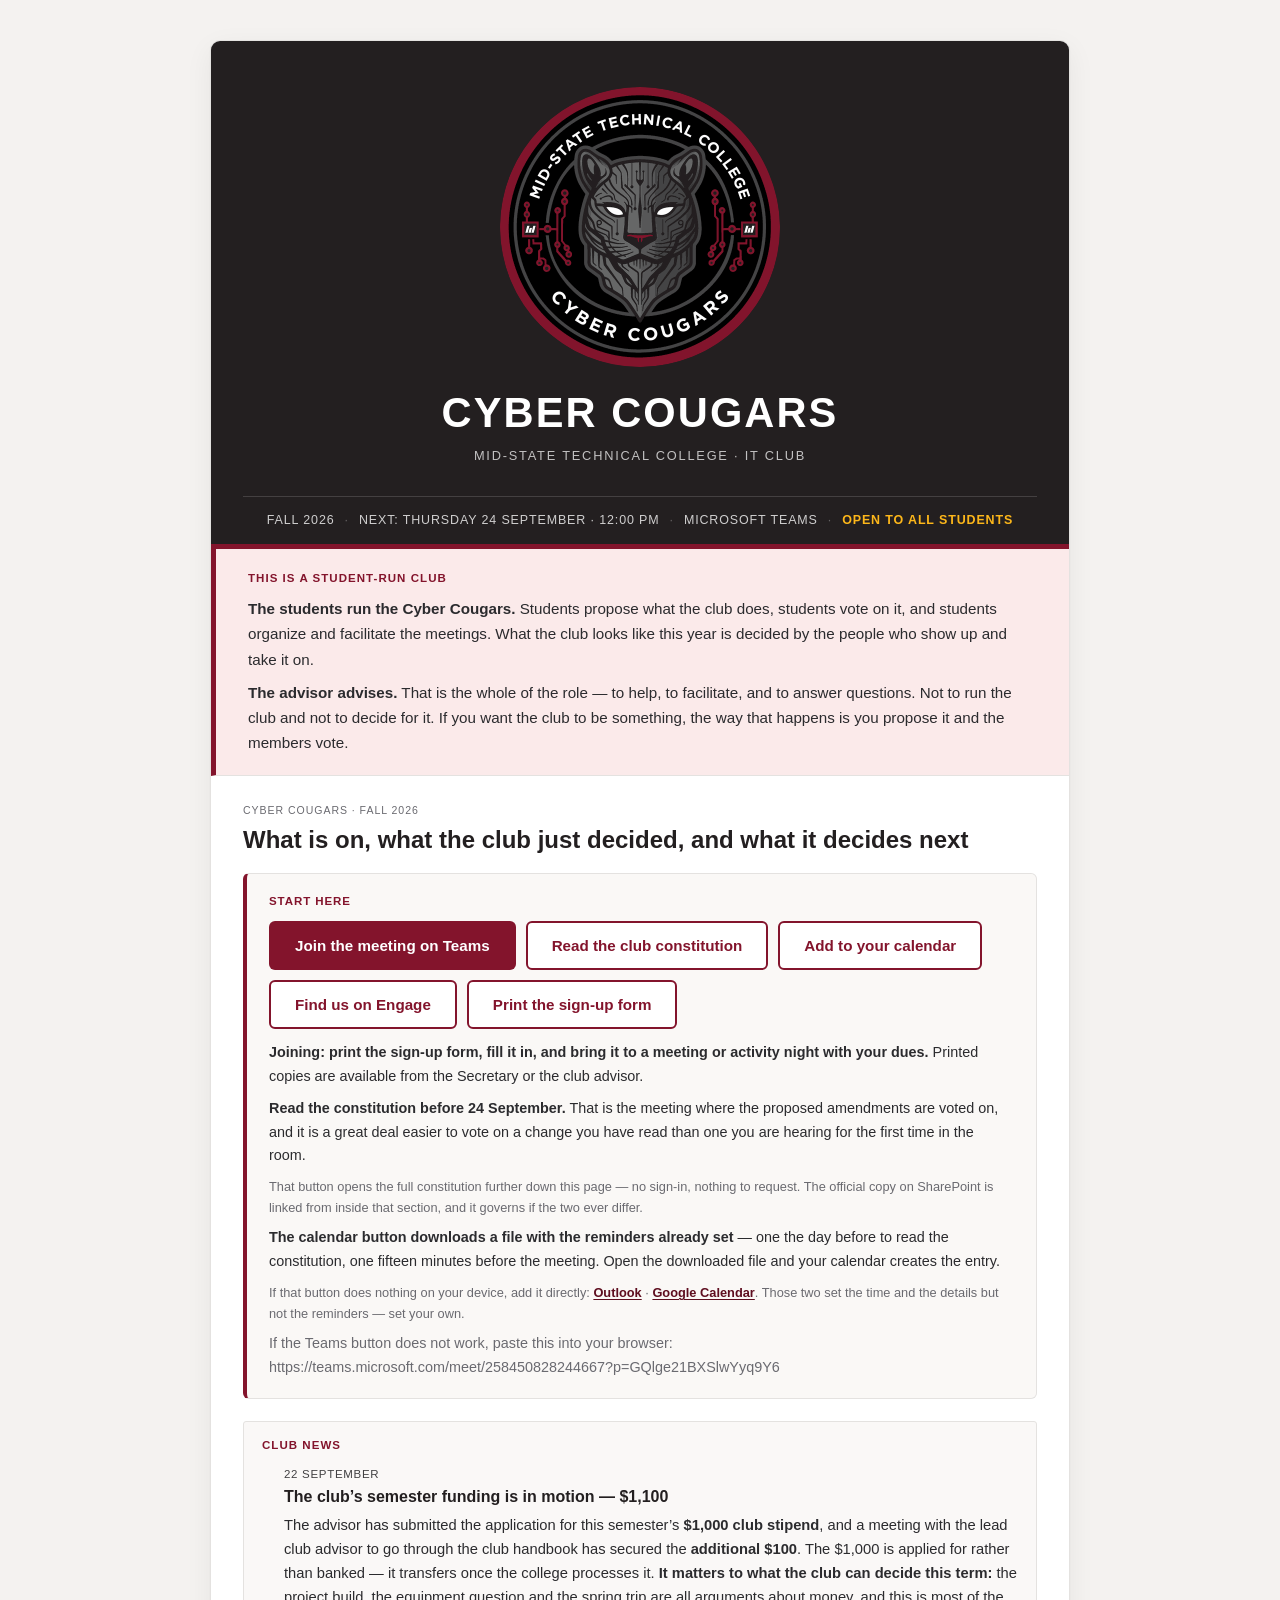
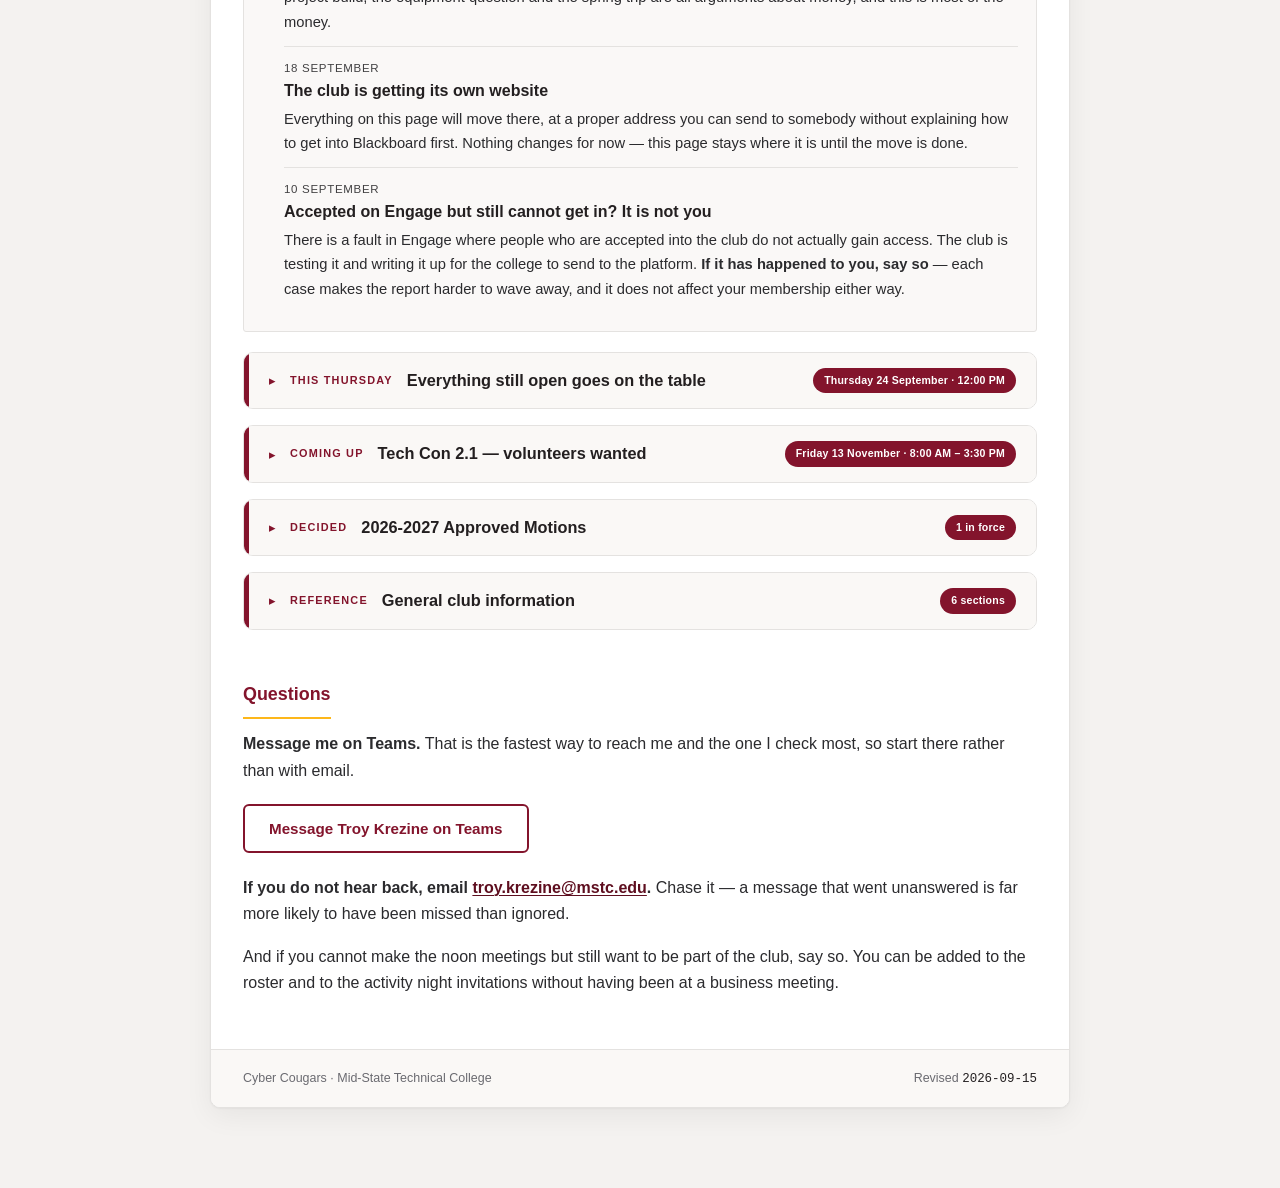
<file: index.html>
<!DOCTYPE html>
<html lang="en">
<head>
<meta charset="utf-8">
<meta name="viewport" content="width=device-width, initial-scale=1">
<title>Cyber Cougars &mdash; Fall 2026</title>
<style>
/* ============================================================
     CYBER COUGARS CLUB CSS -- canonical.
     This block is the single source of truth for club document
     styling. Copy it whole into a club document. Do not fork it
     per-document, and never copy CSS or markup out of a finished
     club document -- a shipped announcement is a worked example,
     not a source.

     PART A is lifted verbatim from
     Course_Build_Pipeline/PLATFORM_REFERENCE.html and re-tokenised
     to the club palette. PART B is club-only and has no upstream.
     See CLUB_COMPONENTS.md for what diverged and why.
     ============================================================ */

  /* ---------- PART A -- carried from the platform reference ---------- */

  :root{
    --crimson:#83142C; --crimson-deep:#5E0E1F; --gold:#FDB71A;
    --ink:#231F20; --body:#2b2b2e; --muted:#6a6a70; --line:#e4e2e0;
    --paper:#ffffff; --shell:#f4f2f0; --ok:#2e7d32;
    --grey:#424143;
    --head:Arial, 'Helvetica Neue', Helvetica, sans-serif;
    --txt:Calibri, 'Segoe UI', Candara, 'Trebuchet MS', sans-serif;
  }
  *{box-sizing:border-box;}
  html{-webkit-text-size-adjust:100%;}
  body{margin:0;background:var(--shell);color:var(--body);font-family:var(--txt);font-size:16px;line-height:1.65;padding:40px 20px 80px;}
  .ticket{max-width:860px;margin:0 auto;background:var(--paper);border:1px solid var(--line);border-radius:10px;overflow:hidden;box-shadow:0 1px 2px rgba(0,0,0,.04),0 8px 28px rgba(0,0,0,.06);}

  /* status strip */
  .status-strip{display:flex;flex-wrap:wrap;background:#faf8f6;border-bottom:1px solid var(--line);}
  .status-strip .cell{padding:12px 20px;border-right:1px solid var(--line);flex:1 1 auto;min-width:130px;}
  .status-strip .cell:last-child{border-right:none;}
  .status-strip .label{font-size:.66rem;text-transform:uppercase;letter-spacing:.09em;color:var(--muted);margin-bottom:3px;}
  .status-strip .value{font-family:var(--head);font-weight:500;font-size:.9rem;color:var(--ink);}
  .pill{display:inline-block;background:var(--gold);color:#3a2a00;font-weight:700;font-size:.78rem;padding:2px 10px;border-radius:20px;letter-spacing:.02em;}


  /* subject */
  .subject{padding:26px 32px 6px;}
  .subject .label{font-size:.66rem;text-transform:uppercase;letter-spacing:.09em;color:var(--muted);margin-bottom:6px;}
  .subject h1{font-family:var(--head);font-weight:700;font-size:1.5rem;line-height:1.25;color:var(--ink);margin:0;}


  /* body */
  .body-wrap{padding:8px 32px 36px;}
  .body-wrap p{margin:0 0 16px;}
  .body-wrap h2{font-family:var(--head);font-weight:700;font-size:1.12rem;color:var(--crimson);margin:34px 0 12px;padding-bottom:8px;border-bottom:2px solid var(--gold);display:inline-block;}
  .body-wrap h3{font-family:var(--head);font-weight:700;font-size:1rem;color:var(--ink);margin:22px 0 8px;}

  /* orientation callouts */
  .orient{border:1px solid var(--line);border-left:4px solid var(--gold);border-radius:6px;background:#fffdf8;padding:16px 20px;margin:18px 0;}
  .orient .oh{font-family:var(--head);font-weight:700;color:var(--crimson);font-size:.95rem;margin:0 0 8px;}
  .orient p:last-child{margin-bottom:0;}


  /* heads-up callout (expect-this alert; non-scored) */
  .headsup{border:1px solid #f3e3a3;border-left:4px solid var(--gold);background:#fffaf0;border-radius:6px;padding:14px 18px;margin:16px 0;}
  .headsup .hu-tag{font-family:var(--head);font-weight:700;font-size:.72rem;letter-spacing:.06em;text-transform:uppercase;color:#6b4e00;margin-bottom:6px;}
  .headsup .hu-tag::before{content:"\26A0";margin-right:8px;}
  .headsup p{margin:0;font-size:.95rem;}


  /* references block (APA 7th) — ungraded academic layer rendered AFTER the ticket, outside the fiction (Guided Practical Spec Part 5C) */
  .refs{max-width:860px;margin:20px auto 0;padding:4px 32px 0;}
  .refs .refs-head{font-family:var(--head);font-weight:700;font-size:1rem;color:var(--crimson);margin:0 0 8px;padding-bottom:8px;border-bottom:2px solid var(--gold);display:inline-block;}
  .refs .refs-preface{font-size:.82rem;color:var(--muted);font-style:italic;line-height:1.55;margin:0 0 16px;}
  .refs ul.refs-list{list-style:none;margin:0;padding:0;}
  .refs .refs-list li{font-size:.9rem;color:var(--body);line-height:1.6;margin:0 0 12px;padding-left:1.8em;text-indent:-1.8em;}
  .refs .refs-list li:last-child{margin-bottom:0;}
  .refs .refs-list em{font-style:italic;color:var(--ink);}
  .refs .refs-list a{color:var(--crimson-deep);text-decoration:none;word-break:break-word;}
  .refs .refs-list a:hover{text-decoration:underline;}

  .cyc{border:1px solid var(--line);border-radius:10px;margin:16px 0;overflow:hidden;background:var(--paper);}
  .cyc[open]{box-shadow:0 2px 8px rgba(0,0,0,.07);}
  .cyc-sum{list-style:none;cursor:pointer;display:flex;align-items:center;gap:14px;padding:15px 20px;background:#faf8f6;border-left:5px solid var(--crimson);user-select:none;}
  .cyc-sum::-webkit-details-marker{display:none;}
  .cyc-sum:hover{background:#f2ece8;}
  .cyc[open] .cyc-sum{border-bottom:1px solid var(--line);}
  .cyc-chev{color:var(--crimson);font-size:.8rem;transition:transform .18s ease;flex:0 0 auto;}
  .cyc[open] .cyc-chev{transform:rotate(90deg);}
  .cyc-k{font-family:var(--head);font-weight:700;font-size:.68rem;letter-spacing:.11em;text-transform:uppercase;color:var(--crimson);white-space:nowrap;flex:0 0 auto;}
  .cyc-t{font-family:var(--head);font-weight:700;font-size:1.02rem;color:var(--ink);flex:1 1 auto;line-height:1.3;}
  .cyc-badge{font-family:var(--head);font-weight:700;font-size:.66rem;letter-spacing:.02em;background:var(--crimson);color:#fff;padding:4px 11px;border-radius:20px;white-space:nowrap;flex:0 0 auto;}
  .cyc-az .cyc-sum{border-left-color:var(--crimson);background:#f7eff0;}
  .cyc .cycle-inner{padding:6px 22px 20px;}
  .cyc-controls{display:flex;gap:10px;margin:0 0 16px;}
  .cyc-controls button{font-family:var(--head);font-weight:700;font-size:.75rem;padding:7px 14px;border:1px solid var(--line);background:var(--paper);border-radius:6px;cursor:pointer;color:var(--crimson);}
  .cyc-controls button:hover{background:#faf8f6;}

  .ticket-footer{background:#faf8f6;border-top:1px solid var(--line);padding:18px 32px;font-size:.78rem;color:var(--muted);display:flex;align-items:center;gap:12px;flex-wrap:wrap;}
  .ticket-footer .status-done{color:var(--ok);font-weight:700;font-family:var(--head);}
  .ticket-footer .spacer{margin-left:auto;}

  @media (max-width:560px){
    body{padding:16px 8px 48px;}
    .desk-header{padding:30px 20px 0;}
    .desk-header img.seal{width:200px;height:200px;margin-bottom:18px;}
    .desk-header .desk-name{font-size:1.65rem;}
    .desk-header .desk-sub{letter-spacing:.09em;font-size:.72rem;}
    .desk-rail{margin-top:22px;font-size:.68rem;letter-spacing:.05em;gap:0 7px;}
    .subject,.body-wrap,.ticket-footer,.charter{padding-left:20px;padding-right:20px;}
    .subject h1{font-size:1.25rem;}
    .status-strip .cell{min-width:50%;}
    .actions .a-btns .join{width:100%;text-align:center;}
    .evgrid .ev-cell{flex:1 1 100%;border-right:none;
      border-bottom:1px solid var(--line);}
    .evgrid .ev-cell:last-child{border-bottom:none;}
  }

  /* ---------- PART B -- club-only, no upstream ---------- */

  /* --------------------------------------------------------------
     MASTHEAD -- .desk-header
     DIVERGES FROM THE PLATFORM HEADER. The platform's is a 52px seal
     in a horizontal crimson bar; this one makes the seal the subject.
     The field is --ink because that is the seal's OWN field colour --
     the artwork is drawn to sit on black, and a crimson panel would
     swallow its crimson outer ring (PLATFORM_COMPONENTS.md 3.7 warns
     against exactly that). Crimson returns as the rule beneath.
     -------------------------------------------------------------- */
  .desk-header{display:block;text-align:center;background:var(--ink);color:#fff;
    padding:46px 32px 0;border-bottom:5px solid var(--crimson);}
  .desk-header img.seal{display:block;width:280px;height:280px;max-width:72vw;
    margin:0 auto 24px;background:none;padding:0;border-radius:50%;}
  .desk-header .desk-name{font-family:var(--head);font-weight:700;font-size:2.6rem;
    line-height:1.05;letter-spacing:.05em;text-transform:uppercase;color:#fff;}
  .desk-header .desk-sub{font-size:.8rem;color:rgba(255,255,255,.72);
    letter-spacing:.14em;text-transform:uppercase;margin-top:10px;}

  /* The detail rail. A thin line along the very bottom of the banner --
     the facts are there for the reader who needs them, deliberately
     subordinate to the mark. If a document needs more than four or five
     items here, it wants .status-strip below the banner instead. */
  .desk-rail{margin-top:30px;border-top:1px solid rgba(255,255,255,.15);
    padding:13px 0 14px;display:flex;justify-content:center;align-items:center;
    flex-wrap:wrap;gap:0 10px;font-size:.78rem;letter-spacing:.07em;
    text-transform:uppercase;color:rgba(255,255,255,.78);}
  .desk-rail .r-i{white-space:nowrap;}
  .desk-rail .r-i.hi{color:var(--gold);font-weight:700;}
  .desk-rail .r-sep{color:rgba(255,255,255,.3);}

  /* --------------------------------------------------------------
     CHARTER BAND -- .charter
     The standing statement of what this club is and who decides.
     Sits BETWEEN .status-strip and .subject, so it is the first prose
     in the document -- ahead of the headline, ahead of the links.
     It is not news, it does not change between documents, and that is
     the point: a reader meets it every time.
     Keep it to three or four sentences. A charter band that grows into
     a paragraph stops being read, which defeats it entirely.
     -------------------------------------------------------------- */
  .charter{background:#fbeaea;border-bottom:1px solid var(--line);
    border-left:5px solid var(--crimson);padding:20px 32px;}
  .charter .ch-h{font-family:var(--head);font-weight:700;font-size:.72rem;
    letter-spacing:.09em;text-transform:uppercase;color:var(--crimson);
    margin:0 0 8px;}
  .charter p{margin:0 0 8px;font-size:.95rem;color:var(--body);}
  .charter p:last-child{margin-bottom:0;}

  /* --------------------------------------------------------------
     ACTION PANEL -- .actions
     The two or three links a reader must be able to act on before
     reading anything else. Always the first thing inside .body-wrap.
     -------------------------------------------------------------- */
  .actions{border:1px solid var(--line);border-left:4px solid var(--crimson);
    border-radius:6px;background:#faf8f6;padding:18px 22px;margin:4px 0 22px;}
  .actions .a-h{font-family:var(--head);font-weight:700;font-size:.72rem;
    letter-spacing:.08em;text-transform:uppercase;color:var(--crimson);margin:0 0 10px;}
  .actions .a-btns{display:flex;flex-wrap:wrap;gap:10px;margin-bottom:12px;}
  .actions .a-btns .join{margin:0;}
  .actions p{margin:0 0 8px;font-size:.9rem;}
  .actions p:last-child{margin-bottom:0;}
  .actions a:not(.join){color:var(--crimson-deep);font-weight:600;}
  /* .fine is fine-print PROSE. Do not use .join-url for it -- that class
     carries word-break:break-all for raw URLs and will hyphenate words. */
  .actions .fine{font-size:.8rem;color:var(--muted);}

  /* --------------------------------------------------------------
     LINK BUTTON -- .join, .join.alt
     One primary action per panel. .alt is the outlined secondary.
     -------------------------------------------------------------- */
  .join{display:inline-block;background:var(--crimson);color:#fff;
    font-family:var(--head);font-weight:700;font-size:.95rem;text-decoration:none;
    padding:12px 26px;border-radius:6px;margin:4px 0 6px;}
  .join:hover{background:var(--crimson-deep);}
  .join.alt{background:#fff;color:var(--crimson);border:2px solid var(--crimson);
    padding:10px 24px;}
  .join.alt:hover{background:#fbeaea;}
  .join-url{font-size:.78rem;color:var(--muted);word-break:break-all;margin:6px 0 0;}

  /* --------------------------------------------------------------
     CARRIED-RULE REFINEMENT -- .headsup with more than one paragraph
     The platform's .headsup sets p{margin:0}, which assumes a single
     paragraph. Club callouts often run to two. This restores the gap
     without editing the carried rule above.
     -------------------------------------------------------------- */
  .headsup p{margin:0 0 10px;}
  .headsup p:last-child{margin-bottom:0;}

  /* --------------------------------------------------------------
     BODY LINKS
     Without this, an inline link renders in browser-default blue in the
     middle of a crimson document. .join is excluded because it paints
     itself.
     -------------------------------------------------------------- */
  .body-wrap a:not(.join){color:var(--crimson-deep);font-weight:600;
    text-decoration-thickness:1px;text-underline-offset:2px;}
  .body-wrap a:not(.join):hover{text-decoration:none;}

  /* --------------------------------------------------------------
     PLAIN LISTS IN BODY PROSE
     The platform sheet styles lists only inside .step, which club
     documents do not use. Declared BEFORE .agenda so that component's
     own list rules still win.
     -------------------------------------------------------------- */
  .body-wrap ul,.body-wrap ol{margin:0 0 16px;padding-left:22px;}
  .body-wrap li{margin:6px 0;}

  /* -----------------------------------------------------------------
     CLUB NEWS -- .news
     Things that are simply true now: not an event, not a decision, not a
     question. Sits at the very top, above the event cards.

     ⚠ DELIBERATELY QUIETER THAN .charter AND .motion. Those two earn their
     weight -- one carries the club's governance statement, the other means
     "undecided". News is routine, it appears every week, and a loud treatment
     would train the reader to ignore the loud treatments that matter. Flat
     panel, no border-left accent, no colour field.
     ----------------------------------------------------------------- */
  .news{background:var(--paper2,#faf8f7);border:1px solid var(--line);
        border-radius:3px;padding:14px 18px;margin:0 0 20px;}
  .nw-h{font-family:var(--head);font-weight:700;font-size:.72rem;
        letter-spacing:.09em;text-transform:uppercase;color:var(--crimson);
        margin:0 0 10px;}
  .nw-list{list-style:none;margin:0;padding:0;}
  .nw-list > li{padding:0 0 12px;margin:0 0 12px;
                border-bottom:1px solid var(--line);}
  .nw-list > li:last-child{padding-bottom:0;margin-bottom:0;border-bottom:0;}
  .nw-d{display:block;font-size:.72rem;letter-spacing:.06em;
        text-transform:uppercase;color:var(--grey,#6b6b6b);margin:0 0 3px;}
  .nw-t{display:block;font-family:var(--head);font-weight:700;
        color:var(--ink);font-size:1rem;line-height:1.3;}
  .nw-list p{margin:5px 0 0;font-size:.92rem;color:var(--body);}

/* --------------------------------------------------------------
     AGENDA -- .agenda
     A numbered running order. The number is generated, never typed,
     so inserting an item never renumbers the rest by hand.
     -------------------------------------------------------------- */
  /* ⚠ DIRECT CHILDREN ONLY. These were descendant selectors (.agenda li),
     which meant any list nested inside an agenda item -- the amendments
     listed under an item, for instance -- got the numbered card treatment and
     kept incrementing the counter, so a four-item agenda rendered items
     numbered 2,3,4,5 with the badge sitting on top of the text. Found in the
     live page 2026-09-15. Keep the > combinator. */
  .agenda{list-style:none;margin:0;padding:0;counter-reset:ag;}
  .agenda > li{position:relative;padding:14px 18px 14px 58px;margin:0 0 10px;
    border:1px solid var(--line);border-left:4px solid var(--crimson);
    border-radius:6px;background:#fff;counter-increment:ag;}
  .agenda > li::before{content:counter(ag);position:absolute;left:16px;top:14px;
    width:26px;height:26px;border-radius:50%;background:var(--crimson);color:#fff;
    font-family:var(--head);font-weight:700;font-size:.85rem;
    display:flex;align-items:center;justify-content:center;}
  .agenda .ag-t{font-family:var(--head);font-weight:700;color:var(--ink);
    font-size:.98rem;display:block;margin-bottom:3px;}
  .agenda .ag-d{font-size:.9rem;color:var(--body);}

  /* --------------------------------------------------------------
     MOTION -- .motion
     A question genuinely open to a vote. The heavy border is the
     signal: this is not settled. NEVER use it for something already
     decided -- that is what .orient and .headsup are for.
     .m-figs is optional and only for a before/after figure pair.
     -------------------------------------------------------------- */
  .motion{border:2px solid var(--crimson);border-radius:8px;background:#fff;
    padding:18px 20px;margin:18px 0;}
  .motion .m-tag{font-family:var(--head);font-weight:700;font-size:.72rem;
    letter-spacing:.08em;text-transform:uppercase;color:var(--crimson);margin-bottom:8px;}
  .motion .m-title{font-family:var(--head);font-weight:700;font-size:1rem;
    color:var(--ink);margin:0 0 6px;}
  /* The before/after figure pair is NOT scoped to .motion. It was, and the
     moment the same pair rendered inside an agenda item's fold the rules
     stopped applying -- the figures stacked, and the arrow landed on its own
     line above an unstyled caption. A figure pair is a figure pair wherever
     it sits. Found in the live page 2026-09-15. */
  .m-figs{display:flex;align-items:center;gap:14px;flex-wrap:wrap;margin:10px 0 12px;}
  .m-fig{font-family:var(--head);font-weight:700;font-size:1.45rem;color:var(--ink);}
  .m-fig small{display:block;font-size:.62rem;font-weight:700;letter-spacing:.09em;
    text-transform:uppercase;color:var(--muted);margin-top:2px;}
  .m-arrow{font-size:1.2rem;color:var(--crimson);font-weight:700;}
  .motion p{margin:0 0 10px;font-size:.95rem;}
  .motion p:last-child{margin-bottom:0;}

  /* --------------------------------------------------------------
     EVENT -- .event / .evgrid
     An external event the club attends. The grid is what/when/where
     at a glance; the prose below it carries the club's position on
     cost, travel and conflicts.
     -------------------------------------------------------------- */
  .event{border:1px solid var(--line);border-top:4px solid var(--crimson);
    border-radius:8px;background:#fff;padding:20px 22px;margin:18px 0;}
  .event .ev-kicker{font-family:var(--head);font-weight:700;font-size:.66rem;
    letter-spacing:.09em;text-transform:uppercase;color:var(--crimson);margin-bottom:6px;}
  .event .ev-title{font-family:var(--head);font-weight:700;font-size:1.1rem;
    color:var(--ink);margin:0 0 4px;}
  .event p{margin:0 0 10px;font-size:.95rem;}
  .event p:last-child{margin-bottom:0;}
  .evgrid{display:flex;flex-wrap:wrap;gap:0;margin:14px 0 12px;
    border:1px solid var(--line);border-radius:6px;overflow:hidden;}
  .evgrid .ev-cell{flex:1 1 170px;padding:12px 16px;border-right:1px solid var(--line);
    background:#faf8f6;}
  .evgrid .ev-cell:last-child{border-right:none;}
  .evgrid .ev-lab{font-size:.66rem;text-transform:uppercase;letter-spacing:.09em;
    color:var(--muted);margin-bottom:3px;}
  .evgrid .ev-val{font-family:var(--head);font-weight:500;font-size:.9rem;
    color:var(--ink);line-height:1.45;}

  /* --------------------------------------------------------------
     GOVERNING TEXT -- .toc / .art / .sec
     For a document that is READ OUT OF ORDER: a constitution, a
     policy, a set of by-laws. The jump links are legitimate here
     precisely because the reader arrives looking for one clause and
     leaves again -- the round-trip case. Never use .toc in a document
     meant to be read start to finish.
     -------------------------------------------------------------- */
  .toc{border:1px solid var(--line);border-radius:8px;background:#faf8f6;
    padding:18px 22px;margin:18px 0 26px;}
  .toc .toc-h{font-family:var(--head);font-weight:700;font-size:.72rem;
    letter-spacing:.09em;text-transform:uppercase;color:var(--crimson);margin:0 0 10px;}
  .toc ol{margin:0;padding-left:20px;columns:2;column-gap:28px;font-size:.92rem;}
  .toc li{margin:5px 0;break-inside:avoid;}
  .toc a{color:var(--crimson-deep);font-weight:600;text-decoration:none;}
  .toc a:hover{text-decoration:underline;}

  .art{border-top:2px solid var(--crimson);padding-top:6px;margin:34px 0 0;}
  .art > h2{font-family:var(--head);font-weight:700;font-size:1.12rem;
    color:var(--crimson);margin:12px 0 4px;padding:0;border:none;display:block;}
  .art > .art-sub{font-size:.8rem;color:var(--muted);margin:0 0 14px;}

  .sec{border-left:3px solid var(--line);padding:2px 0 2px 16px;margin:0 0 16px;}
  .sec .sec-h{font-family:var(--head);font-weight:700;font-size:.95rem;
    color:var(--ink);margin:0 0 5px;}
  .sec p{margin:0 0 9px;font-size:.95rem;}
  .sec p:last-child,.sec ol:last-child,.sec ul:last-child{margin-bottom:0;}
  .sec ol,.sec ul{margin:0 0 9px;padding-left:22px;font-size:.95rem;}
  .sec li{margin:5px 0;}

  /* --------------------------------------------------------------
     HIERARCHICAL DISCLOSURE -- .cyc nesting and controls
     .cyc itself is carried from the platform sheet above. What is
     club-only is the SECOND level (.cyc .cyc) and the expand/collapse
     controls.

     ⚠ WHY THE CONTROLS ARE NOT OPTIONAL ON A REFERENCE DOCUMENT:
     browser find-in-page does not search inside a closed <details>.
     A reader hunting for "quorum" in a collapsed constitution finds
     nothing and concludes it is not there. "Open everything" is what
     makes Ctrl+F work, and it is also what makes the page printable.
     -------------------------------------------------------------- */
  .cyc .cyc{margin:12px 0;border-radius:8px;}
  .cyc .cyc > .cyc-sum{padding:11px 16px;border-left-width:4px;background:#fff;}
  .cyc .cyc > .cyc-sum:hover{background:#faf8f6;}
  .cyc .cyc .cyc-t{font-size:.95rem;}
  .cyc .cyc .cyc-k{font-size:.62rem;}
  .cyc .cyc .cycle-inner{padding:4px 18px 14px;}
  .cyc[open] > .cyc-sum .cyc-t{color:var(--crimson);}

  .cyc-controls{display:flex;gap:10px;margin:0 0 16px;flex-wrap:wrap;}
  .cyc-controls button{font-family:var(--head);font-weight:700;font-size:.75rem;
    padding:8px 15px;border:1px solid var(--line);background:var(--paper);
    border-radius:6px;cursor:pointer;color:var(--crimson);}
  .cyc-controls button:hover{background:#fbeaea;border-color:var(--crimson);}
  .cyc-controls .cc-note{font-size:.78rem;color:var(--muted);align-self:center;}

  /* --------------------------------------------------------------
     COLLAPSIBLE -- .fold
     Native <details>/<summary>. No JavaScript, so it survives a
     Blackboard paste and works with a keyboard and a screen reader
     for free. Use it for material a reader needs occasionally, not
     for anything they must not miss -- collapsed content is content
     most people will never open.
     -------------------------------------------------------------- */
  .fold{border:1px solid var(--line);border-left:4px solid var(--crimson);
    border-radius:6px;background:#faf8f6;margin:18px 0;overflow:hidden;}
  .fold > summary{cursor:pointer;list-style:none;padding:14px 20px;
    font-family:var(--head);font-weight:700;font-size:.98rem;color:var(--crimson);
    display:flex;align-items:center;gap:10px;}
  .fold > summary::-webkit-details-marker{display:none;}
  .fold > summary::before{content:"▸";display:inline-block;font-size:.8rem;
    transition:transform .12s ease;flex:0 0 auto;}
  .fold[open] > summary::before{transform:rotate(90deg);}
  .fold > summary:hover{background:#fbeaea;}
  .fold > summary .f-note{font-family:var(--txt);font-weight:400;font-size:.82rem;
    color:var(--muted);margin-left:auto;text-align:right;}
  .fold .fold-body{padding:4px 20px 18px;border-top:1px solid var(--line);}
  .fold .fold-body > *:first-child{margin-top:12px;}
  .fold .fold-body > *:last-child{margin-bottom:0;}
  .fold .fold-body h4{font-family:var(--head);font-weight:700;font-size:.92rem;
    color:var(--ink);margin:18px 0 6px;}
  .fold .fold-body p{margin:0 0 10px;font-size:.94rem;}
  .fold .fold-body ol,.fold .fold-body ul{margin:0 0 12px;padding-left:22px;
    font-size:.94rem;}
  .fold .fold-body li{margin:5px 0;}

  /* --------------------------------------------------------------
     DATE TABLE -- .dates
     A published schedule. The "no meeting" rows are deliberately NOT
     hidden: a reader needs to see that a date was considered and
     ruled out, or they will assume the schedule is incomplete and
     turn up. The reason column is what stops that question recurring.
     -------------------------------------------------------------- */
  .dates{width:100%;border-collapse:collapse;margin:14px 0;font-size:.92rem;}
  .dates th,.dates td{border:1px solid var(--line);padding:8px 11px;text-align:left;
    vertical-align:top;}
  .dates th{background:#faf8f6;font-family:var(--head);font-weight:700;color:var(--ink);
    font-size:.8rem;letter-spacing:.03em;}
  .dates td.d-when{font-family:var(--head);font-weight:700;color:var(--ink);
    white-space:nowrap;}
  .dates tr.off td{color:var(--muted);background:#faf8f6;}
  .dates tr.off td.d-when{font-weight:400;text-decoration:line-through;
    color:var(--muted);}
  .dates .d-tag-on{font-family:var(--head);font-weight:700;font-size:.68rem;
    letter-spacing:.06em;text-transform:uppercase;color:var(--crimson);}
  .dates .d-tag-off{font-family:var(--head);font-weight:700;font-size:.68rem;
    letter-spacing:.06em;text-transform:uppercase;color:var(--muted);}
  .dates caption{caption-side:bottom;text-align:left;font-size:.8rem;
    color:var(--muted);padding-top:8px;}
  .dates-wrap{overflow-x:auto;}

  /* --------------------------------------------------------------
     SCHEDULE -- .when-list
     A short recurring pattern. Not a calendar: if it needs more than
     about five rows it wants a table, not this.
     -------------------------------------------------------------- */
  .when-list{list-style:none;margin:0;padding:0;}
  .when-list li{padding:9px 0;border-bottom:1px solid var(--line);font-size:.95rem;}
  .when-list li:last-child{border-bottom:none;}
  .when-list .wl-d{font-family:var(--head);font-weight:700;color:var(--ink);}

  /* --------------------------------------------------------------
     PROVENANCE -- .rev  (PLATFORM_COMPONENTS.md 3.5)
     The <time datetime> element is the point, not decoration.
     Bump on CONTENT change, never on a rebuild.
     -------------------------------------------------------------- */
  .ticket-footer .rev{margin:0;color:var(--muted);font-size:.78rem;}
  .ticket-footer .rev time{color:var(--ink);font-family:Consolas,'Courier New',monospace;}

  /* --------------------------------------------------------------
     AMENDMENT HISTORY -- .am-*
     The record of every proposed constitutional change and what
     happened to it. Rendered by amendments_data.py into BOTH the
     constitution reference and the combined kickoff document.

     WHY THE OUTCOME BADGES DIFFER IN WEIGHT: a passed amendment is
     part of the governing document now, a failed one never took
     effect, and a pending one is still a proposal. Reading those as
     the same thing is the mistake this record exists to prevent, so
     they must not look the same at a glance.
     -------------------------------------------------------------- */
  .cyc-badge.am-pass{background:var(--crimson-deep);color:#fff;}
  .cyc-badge.am-fail{background:transparent;color:var(--muted);
    border:1px solid var(--line);padding:3px 10px;}
  .cyc-badge.am-pend{background:var(--gold);color:#3a2a00;}

  /* The procedural facts. Quorum and notice decide whether a vote was
     valid at all (Article V S3, Article X S2), so they sit above the
     text rather than in a footnote. */
  .am-row{display:flex;gap:12px;align-items:baseline;padding:6px 0;
    border-bottom:1px solid var(--line);font-size:.9rem;}
  .am-row:last-of-type{border-bottom:none;margin-bottom:10px;}
  .am-k{font-family:var(--head);font-weight:700;font-size:.68rem;
    letter-spacing:.06em;text-transform:uppercase;color:var(--muted);
    flex:0 0 88px;}
  .am-v{color:var(--body);}

  /* Before / after wording. The old text is quoted, the new text is
     marked -- a reader must never have to guess which is which. */
  .am-text{border-left:3px solid var(--line);background:#faf8f6;
    padding:10px 14px;margin:12px 0;border-radius:0 4px 4px 0;}
  .am-text.am-new{border-left-color:var(--crimson);background:#fdf7f8;}
  .am-text p{margin:0;font-size:.93rem;}
  .am-t-h{font-family:var(--head);font-weight:700;font-size:.68rem;
    letter-spacing:.06em;text-transform:uppercase;color:var(--muted);
    margin-bottom:5px;}
  .am-text.am-new .am-t-h{color:var(--crimson);}

  /* .fine is scoped to .actions elsewhere; the fold body needs it too. */
  .fold-body .fine{font-size:.8rem;color:var(--muted);}
  /* A gap in the record, shown rather than hidden. The club has never minuted
     to the standard the constitution implies, and an entry that silently omits
     quorum reads as though quorum was fine. "Not recorded" is the honest
     answer and must look different from an answer. */
  .am-gap{color:var(--muted);font-style:italic;}

  /* --------------------------------------------------------------
     APPROVED MOTION -- .amot
     An ordinary motion the members have PASSED, in the running list
     that grows through the year.

     WHY IT IS NOT .motion: that heavy crimson border means "the club
     has not settled this". A decision wearing it teaches readers to
     stop reading the difference, and the difference between an open
     question and a settled one is the thing these documents exist to
     keep straight.

     It carries the same .am-row facts as the amendment history --
     when, on what authority, what it changed -- because a reader
     asking "does this still stand" is asking the same question of
     both.

     .amot.am-off is a motion later rescinded or superseded. It STAYS
     on the page, greyed and struck, because a club that deletes the
     decisions it reversed forgets that it ever changed its mind, and
     the next person proposes the same thing again.
     -------------------------------------------------------------- */
  .amot{border:1px solid var(--line);border-left:4px solid var(--crimson-deep);
    border-radius:0 6px 6px 0;background:var(--paper);padding:16px 20px;margin:14px 0;}
  .amot .amot-h{display:flex;flex-wrap:wrap;gap:4px 12px;align-items:baseline;
    margin-bottom:10px;}
  .amot .amot-t{font-family:var(--head);font-weight:700;font-size:1rem;color:var(--ink);}
  .amot .amot-d{font-size:.7rem;font-weight:700;letter-spacing:.07em;
    text-transform:uppercase;color:var(--muted);}
  .amot p{margin:0 0 10px;font-size:.95rem;}
  .amot p:last-child{margin-bottom:0;}
  .amot.am-off{border-left-color:var(--line);background:#faf8f6;}
  .amot.am-off .amot-t{color:var(--muted);text-decoration:line-through;}

  /* --------------------------------------------------------------
     IN-PAGE BUILDER -- .dlog
     LIFTED from Course_Build_Pipeline PLATFORM_REFERENCE.html
     (PLATFORM_COMPONENTS.md 3.1), token-swapped maroon -> crimson.

     Fill the fields -> press Build -> get a clean text block -> copy
     it out. Nothing to download, nothing to upload, no attachment.

     THREE BINDING RULES, inherited and not negotiable:
       1. Output is plain "Label: value" lines. NEVER aligned columns
          -- a proportional font destroys alignment on paste.
       2. Placeholders are INSTRUCTIONS, never examples. An example
          gets copied through as if it were real.
       3. Copy uses execCommand('copy') FIRST, then
          navigator.clipboard, then manual select. The modern API
          silently fails on file://, which is how these get opened.
     -------------------------------------------------------------- */
  .dlog{border:1px solid var(--line);border-left:4px solid var(--crimson);
    border-radius:8px;background:#faf8f6;padding:18px 22px;margin:18px 0;}
  .dlog-head{font-family:var(--head);font-weight:700;color:var(--crimson);
    font-size:1rem;margin-bottom:6px;}
  .dlog-intro{font-size:.93rem;margin:0 0 14px;}
  .dlog-q{display:block;font-family:var(--head);font-weight:700;font-size:.9rem;
    color:var(--ink);margin:15px 0 5px;}
  .dlog-in{width:100%;font-family:var(--txt);font-size:.95rem;padding:9px 11px;
    border:1px solid var(--line);border-radius:6px;background:#fff;
    color:var(--body);box-sizing:border-box;}
  select.dlog-in{cursor:pointer;}
  .dlog-btn{font-family:var(--head);font-weight:700;font-size:.85rem;
    background:var(--crimson);color:#fff;border:none;border-radius:6px;
    padding:10px 20px;margin:16px 8px 0 0;cursor:pointer;}
  .dlog-btn:hover{background:var(--crimson-deep);}
  .dlog-btn-alt{background:#fff;color:var(--crimson);
    border:1px solid var(--crimson);}
  .dlog-btn-alt:hover{background:#f2ece8;}
  .dlog-out{width:100%;margin-top:14px;
    font-family:'Consolas','SFMono-Regular',Menlo,monospace;font-size:.85rem;
    line-height:1.6;padding:12px 14px;border:1px solid var(--line);
    border-radius:6px;background:#fff;color:var(--ink);box-sizing:border-box;}
  .dlog-note{font-size:.88rem;font-weight:700;margin:9px 0 0;min-height:1.1em;}
  .dlog-sec{font-family:var(--head);font-weight:700;font-size:.8rem;
    letter-spacing:.06em;text-transform:uppercase;color:var(--crimson);
    margin:18px 0 2px;border-bottom:1px solid var(--line);padding-bottom:5px;}

  @media print{
    .dlog-btn,.dlog-btn-alt{display:none;}
    .dlog-in,.dlog-out{border:1px solid var(--ink);}
  }
</style>
</head>
<body>

<div class="ticket">

  <div class="desk-header">
    <img class="seal" src="[data-uri]"
         alt="Cyber Cougars club seal">
    <div class="desk-name">Cyber Cougars</div>
    <div class="desk-sub">Mid-State Technical College &middot; IT Club</div>

    <div class="desk-rail">
      <span class="r-i">Fall 2026</span>
      <span class="r-sep">&middot;</span>
      <span class="r-i">Next: Thursday 24 September &middot; 12:00 PM</span>
      <span class="r-sep">&middot;</span>
      <span class="r-i">Microsoft Teams</span>
      <span class="r-sep">&middot;</span>
      <span class="r-i hi">Open to all students</span>
    </div>
  </div>


  <div class="charter">
    <p class="ch-h">This is a student-run club</p>
    <p><strong>The students run the Cyber Cougars.</strong> Students propose what the
    club does, students vote on it, and students organize and facilitate the meetings.
    What the club looks like this year is decided by the people who show up and take
    it on.</p>
    <p><strong>The advisor advises.</strong> That is the whole of the role &mdash; to
    help, to facilitate, and to answer questions. Not to run the club and not to decide
    for it. If you want the club to be something, the way that happens is you propose
    it and the members vote.</p>
  </div>

  <div class="subject">
    <div class="label">Cyber Cougars &middot; Fall 2026</div>
    <h1>What is on, what the club just decided, and what it decides next</h1>
  </div>

  <div class="body-wrap">

      <div class="actions">
        <p class="a-h">Start here</p>
        <div class="a-btns">
          <a class="join"
             href="https://teams.microsoft.com/meet/258450828244667?p=GQlge21BXSlwYyq9Y6"
             target="_blank" rel="noopener">Join the meeting on Teams</a>
          <a class="join alt" href="#ref-constitution">Read the club
             constitution</a>
          <a class="join alt" href="[data-uri]"
           download="Cyber Cougars Business Meeting.ics">Add to your calendar</a>
        <a class="join alt" href="https://mstc.campuslabs.com/engage/organization/it"
             target="_blank" rel="noopener">Find us on Engage</a>
          <a class="join alt" href="[data-uri]"
             download="Cyber Cougars Member Sign-up Form.pdf">Print the sign-up form</a>
        </div>
        <p><strong>Joining: print the sign-up form, fill it in, and bring it to a
        meeting or activity night with your dues.</strong> Printed copies are available from
        the Secretary or the club advisor.</p>
        <p><strong>Read the constitution before 24 September.</strong> That is
        the meeting where the proposed amendments are voted on, and it is a great
        deal easier to vote on a change you have read than one you are hearing for
        the first time in the room.</p>

        <p class="fine">That button opens the full constitution further down this page
        &mdash; no sign-in, nothing to request. The official copy on SharePoint is linked
        from inside that section, and it governs if the two ever differ.</p>
        <p><strong>The calendar button downloads a file with the reminders already set</strong>
        &mdash; one the day before to read the constitution, one fifteen minutes before the
        meeting. Open the downloaded file and your calendar creates the entry.</p>
        <p class="fine">If that button does nothing on your device, add it directly:
        <a href="https://outlook.office.com/calendar/0/deeplink/compose?path=%2Fcalendar%2Faction%2Fcompose&rru=addevent&subject=Cyber+Cougars+-+Fall+2026+Business+Meeting&startdt=2026-09-10T12%3A00%3A00-05%3A00&enddt=2026-09-10T13%3A00%3A00-05%3A00&location=Microsoft+Teams&body=First+business+meeting+of+the+year.+Agenda%3A+constitution+amendments%2C+officer+nominations%2C+activity+planning%2C+and+a+vote+on+refreshments.%0AConstitution+amendments+are+DISCUSSED+at+this+meeting+and+VOTED+on+Sept+24+-%0AArticle+X+requires+five+days+notice+before+an+amendment+vote.%0A%0AJoin+on+Teams%3A+https%3A%2F%2Fteams.microsoft.com%2Fmeet%2F258450828244667%3Fp%3DGQlge21BXSlwYyq9Y6%0A%0ARead+the+club+constitution+before+the+meeting+-+the+first+item+is+a+discussion+of+amendments+to+it%2C+and+it+defines+%27membership+in+good+standing%27%2C+which+is+recorded+on+your+Mid-State+transcript." target="_blank" rel="noopener">Outlook</a> &middot;
        <a href="https://calendar.google.com/calendar/render?action=TEMPLATE&text=Cyber+Cougars+-+Fall+2026+Business+Meeting&dates=20260910T170000Z%2F20260910T180000Z&location=Microsoft+Teams&details=First+business+meeting+of+the+year.+Agenda%3A+constitution+amendments%2C+officer+nominations%2C+activity+planning%2C+and+a+vote+on+refreshments.%0AConstitution+amendments+are+DISCUSSED+at+this+meeting+and+VOTED+on+Sept+24+-%0AArticle+X+requires+five+days+notice+before+an+amendment+vote.%0A%0AJoin+on+Teams%3A+https%3A%2F%2Fteams.microsoft.com%2Fmeet%2F258450828244667%3Fp%3DGQlge21BXSlwYyq9Y6%0A%0ARead+the+club+constitution+before+the+meeting+-+the+first+item+is+a+discussion+of+amendments+to+it%2C+and+it+defines+%27membership+in+good+standing%27%2C+which+is+recorded+on+your+Mid-State+transcript." target="_blank" rel="noopener">Google Calendar</a>.
        Those two set the time and the details but not the reminders &mdash; set your
        own.</p>
      <p class="join-url">If the Teams button does not work, paste this into your
        browser:<br>https://teams.microsoft.com/meet/258450828244667?p=GQlge21BXSlwYyq9Y6</p>
      </div>

      <div class="news">
        <div class="nw-h">Club news</div>
        <ul class="nw-list">
          <li>
            <span class="nw-d">22 September</span>
            <span class="nw-t">The club&rsquo;s semester funding is in motion &mdash; $1,100</span>
            <p>The advisor has submitted the application for this semester&rsquo;s <strong>$1,000 club stipend</strong>, and a meeting with the lead club advisor to go through the club handbook has secured the <strong>additional $100</strong>. The $1,000 is applied for rather than banked &mdash; it transfers once the college processes it. <strong>It matters to what the club can decide this term:</strong> the project build, the equipment question and the spring trip are all arguments about money, and this is most of the money.</p>
          </li>
          <li>
            <span class="nw-d">18 September</span>
            <span class="nw-t">The club is getting its own website</span>
            <p>Everything on this page will move there, at a proper address you can send to somebody without explaining how to get into Blackboard first. Nothing changes for now &mdash; this page stays where it is until the move is done.</p>
          </li>
          <li>
            <span class="nw-d">10 September</span>
            <span class="nw-t">Accepted on Engage but still cannot get in? It is not you</span>
            <p>There is a fault in Engage where people who are accepted into the club do not actually gain access. The club is testing it and writing it up for the college to send to the platform. <strong>If it has happened to you, say so</strong> &mdash; each case makes the report harder to wave away, and it does not affect your membership either way.</p>
          </li>
        </ul>
      </div>

      <details class="cyc" id="ev-business">
        <summary class="cyc-sum">
          <span class="cyc-chev">&#9656;</span>
          <span class="cyc-k">This Thursday</span>
          <span class="cyc-t">Everything still open goes on the table</span>
          <span class="cyc-badge">Thursday 24 September &middot; 12:00 PM</span>
        </summary>
        <div class="cycle-inner">

          <div class="evgrid">
            <div class="ev-cell"><div class="ev-lab">When</div><div class="ev-val">Thursday 24 September<br>12:00 PM</div></div>
            <div class="ev-cell"><div class="ev-lab">Where</div><div class="ev-val">Microsoft Teams<br>Link at the top of this page</div></div>
            <div class="ev-cell"><div class="ev-lab">Also on</div><div class="ev-val">Nominations close<br>and voting opens</div></div>
            <div class="ev-cell"><div class="ev-lab">Bring</div><div class="ev-val">Your sign-up form<br>and your dues</div></div>
          </div>

          <p><strong>Every open question the club has is on this agenda</strong> &mdash; the running order below is all of them, in the order they will be taken. <strong>The first two are the ones that need you to do something:</strong> nominations, and getting signed up with your dues paid.</p>
          <p class="oh">Has to be settled today</p>
          <ol class="agenda">
            <li>
              <span class="ag-t">Filling the officer seats</span>
              <span class="ag-d"><strong>Taken first &mdash; the floor opens now, stays open all meeting, and closes at the end.</strong> Take nominations &mdash; this is the second and last sitting for them. Three offices have a nominee; <strong>Vice-President has none</strong>, and a seat nobody stands for is not on the ballot at all.</span>
              <details class="fold">
                <summary>What this is about<span class="f-note">Simple majority &middot; nominations close 24 September &middot; ballot in Engage 24 September to 1 October</span></summary>
                <div class="fold-body">
                  <p><strong>Nominated so far:</strong> Trinnan Kube-Smith for President, Blue for Secretary, Jacob Hoppman for Treasurer. <strong>Vice-President has nobody.</strong></p>
                  <p><strong>Those seats are not taken, and the club wants more names on all of them.</strong> A second nomination is not a challenge to the first &mdash; it is the difference between an election and a formality. If every seat has one name on it, nobody gets to choose anything. <strong>Nominate yourself, or nominate somebody and tell them you did.</strong></p>
                  <p><strong>You do not need experience, and nobody standing has any.</strong> Every seat is empty this year, so there is no incumbent to be better than. President runs the meetings; Vice-President covers and keeps projects moving; Secretary keeps the minutes, records and roster; Treasurer looks after the money and runs a fundraiser. It is real experience, it is on your transcript, and <strong>if you lose you have lost nothing</strong> &mdash; you are still a member, and there is more work than there are officers.</p>
                  <p><strong>The timetable.</strong> Nominations close at the end of this meeting. The ballot opens in Engage the same day and closes 1 October, with results announced at the activity night that evening &mdash; item four on this agenda. It runs in Engage so that somebody who cannot make a Thursday still gets a vote.</p>
                  <p><strong>Only paid members vote, and it is not too late to become one</strong> &mdash; that is the next item. Dues paid is also what lets a nominee stand. <strong>What &ldquo;good standing&rdquo; means is itself being decided at this meeting</strong>, further down this agenda.</p>
                </div>
              </details>
            </li>
            <li>
              <span class="ag-t">Sign-up forms and dues &mdash; get them in</span>
              <span class="ag-d"><strong>Forms and dues collected at this meeting.</strong> Collect sign-up forms and dues. <strong>Nothing else the club does this year works without this</strong> &mdash; not the election, not the project, not the raffle.</span>
              <details class="fold">
                <summary>What this is about<span class="f-note">Nothing to vote on &mdash; this is the club asking you to do a thing, and it gates everything else</span></summary>
                <div class="fold-body">
                  <p><strong>Print the sign-up form, fill it in, and bring it with your dues.</strong> It takes about two minutes and it is the single thing holding the rest of the club up. The form is linked on this page and is also posted in the General channel in Teams.</p>
                  <p><strong>Dues are $10.00</strong>, the figure the amendment on this agenda would set, rather than the $5.00 currently written in the constitution. <strong>If that amendment does not pass, everyone who paid $10.00 gets $5.00 back automatically, without having to ask.</strong> Collecting at the higher figure means nobody is asked for more money later.</p>
                  <p><strong>Paying is what gets you a vote in the officer election</strong>, and the roll stays open for the whole voting window &mdash; join any time before the ballot closes on 1 October and you still get a say. You do not have to have been a member today.</p>
                  <p><strong>It is also what the club counts by.</strong> Quorum, and the threshold for changing the constitution, are both worked out from the number of paid members. A club with a handful of paid members is a club where a handful of people decide everything, which is not the same thing as a club that agreed something.</p>
                  <p><strong>And the money is not abstract.</strong> Pizza at activity nights, the club project build, whatever the club decides to buy &mdash; it comes out of a fund that dues feed.</p>
                </div>
              </details>
            </li>
            <li>
              <span class="ag-t">A fall raffle &mdash; the fundraiser for the club project</span>
              <span class="ag-d"><strong>Taken early on purpose &mdash; the college&rsquo;s lead time is the one deadline the club does not control.</strong> Agree to run a raffle to fund the club project, and start on the prize. <strong>Aim it at Christmas</strong> &mdash; something somebody would be glad to give away sells to far more people than something only an IT student wants.</span>
              <details class="fold">
                <summary>What this is about<span class="f-note">Member vote under Article VII &sect;1, then a request to the college</span></summary>
                <div class="fold-body">
                  <p><strong>The plan is a raffle late this term to pay for the club project build</strong> &mdash; the drawing in November or December, with four weeks of selling before it. It is the club&rsquo;s best shot at real money this semester, and it is the fundraiser everything else is waiting on.</p>
                  <p><strong>The club does not deal with the state.</strong> It puts a request in to the college and the college handles the licensing. That takes the hard parts off the club entirely &mdash; but it means the club is asking somebody else to put their name to this, so the request wants to arrive as a plan rather than as an idea.</p>
                  <p><strong>Tickets are sold in advance, over at least four weeks.</strong> That is not up for discussion and it is the one thing the request must say: selling only on the night of the drawing would limit the whole fundraiser to the people standing in one room, which is not a fundraiser.</p>
                  <p><strong>What this meeting needs to produce is small and rough:</strong> roughly what the prize is, roughly when the drawing happens, and <strong>one person to own it</strong> and be the contact with the All Clubs Advisor. Ticket price and the details can follow. <strong>Ask the advisor how much lead time he needs and work backwards from that</strong> &mdash; the drawing date is not what governs this, his deadline is.</p>
                  <p><strong>Aim the prize at Christmas.</strong> If the drawing lands in late November or December, the people buying tickets are the same people already trying to work out what to get a parent, a partner or a brother. <strong>A prize somebody would be pleased to give away sells to far more people than a prize only an IT student wants</strong> &mdash; and that matters, because the club has to sell outside its own membership for this to raise anything. It also settles the date: the drawing wants to be before people have finished their shopping, not after.</p>
                  <p><strong>Ask whether the prize can be donated before asking what to buy.</strong> A prize the club pays for comes out of the money the raffle is supposed to raise. A donated one means almost everything taken in is profit. Local businesses, and the college&rsquo;s own contacts, are worth asking before the club spends anything.</p>
                  <p><strong>And decide whether it is one prize or a few.</strong> Several smaller prizes usually sell better than one large one, because the odds feel real &mdash; which is worth weighing against the pull of a single thing everybody wants.</p>
                  <p><strong>One thing to settle while everyone is in the room:</strong> when fundraising first came up the idea was to raffle a machine the club builds. The project now on the table is a machine the club builds <em>and keeps</em>, paid for by this raffle. Those cannot be the same machine.</p>
                </div>
              </details>
            </li>
            <li>
              <span class="ag-t">What actually happens at the next activity night</span>
              <span class="ag-d"><strong>Two minutes and a show of hands &mdash; or agreed outside the meeting if the clock beats it.</strong> Decide what the 1 October activity night actually is. <strong>The gaming night on 17 September had no gaming</strong> &mdash; nobody brought a system. Pick something that does not depend on people remembering.</span>
              <details class="fold">
                <summary>What this is about<span class="f-note">Simple majority, or general agreement &mdash; it costs nothing</span></summary>
                <div class="fold-body">
                  <p><strong>Thursday 1 October, 6:00 PM, Stevens Point campus</strong> &mdash; meet by room SP323. Pizza and drinks are covered by the club, and <strong>you do not have to be a member to come</strong>. <strong>The officer election results are announced that evening</strong>, which is its own reason to be there.</p>
                  <p><strong>The first activity night was billed as a gaming night and no gaming happened, because nobody brought a console.</strong> That is worth saying plainly rather than quietly not repeating. The night was built on the assumption that people would carry equipment in, and on the evidence of one night, that assumption does not hold.</p>
                  <p><strong>Worth knowing why before fixing it.</strong> People not owning a console, not wanting to haul one across town, not being sure the night was really happening, and simply forgetting are four different problems with four different answers. Ask the room &mdash; the people who were there know.</p>
                  <p><strong>The cheap fix is to stop relying on memory.</strong> If the RSVP asks what you are bringing, the club knows on the Tuesday whether there is anything to play on, instead of finding out at six o&rsquo;clock. Two or three people saying yes in advance is the difference.</p>
                  <p><strong>Things that do not depend on anyone bringing hardware:</strong> board games and card games, which cost very little and scale to far more people than four controllers do; LAN games on the laptops people already carry; a build or teardown night on whatever hardware the college has finished with; a capture-the-flag or lock-picking night. <strong>The club project build is itself an activity night</strong> &mdash; several of them &mdash; if the club adopts it.</p>
                  <p><strong>Whether the club buys equipment is a separate and much bigger question</strong>, and it is not settled at this meeting. It has its own item below.</p>
                </div>
              </details>
            </li>
          </ol>
          <details class="cyc" id="ag-later">
            <summary>
              <span class="cyc-k">8 October</span>
              <span class="cyc-t">After membership and officers are finished</span>
              <span class="cyc-badge">8 items</span>
            </summary>
            <div class="cycle-inner">
            <p><strong>None of this is dropped, and none of it is postponed for lack of interest. It is waiting for a club that can properly decide it.</strong> <strong>The four changes to the constitution are now voted on 8 October</strong> rather than today &mdash; amending a constitution on a two-thirds threshold with a handful of paid members binds everyone who joins later on the say-so of almost nobody, and a fortnight fixes that. The spending items need officers who can ratify them under Article VII &sect;1, and there are none until the election finishes.</p>
            <p><strong>They are here so you meet them before you have to vote on them.</strong> Each one opens to the clause as it reads now and exactly how it would read if it passes. A proposal people have read gets a fairer hearing than one heard for the first time in the room.</p>
          <ol class="agenda" style="counter-reset:ag 4">
            <li>
              <span class="ag-t">What does the two-thirds amendment threshold count?</span>
              <span class="ag-d"><strong>Settled on 8 October, before the first amendment is put.</strong> Settle what the two-thirds threshold counts &mdash; the whole paid roster, or the members voting. <strong>This has to be taken before the four amendments, not after.</strong></span>
              <details class="fold">
                <summary>What this is about<span class="f-note">Procedural ruling by the chair, or a simple-majority vote of the meeting &middot; taken BEFORE the amendments</span></summary>
                <div class="fold-body">
                  <p><strong>Article X &sect;1 says amendments need “a two-thirds majority vote of the club membership”.</strong> It does not say “of members present” or “of votes cast”. Read literally, that is two-thirds of every paid member whether they turn up or not. Most clubs mean two-thirds of those voting. The constitution does not say which, and the club has never picked one.</p>
                  <p><strong>It has never mattered before and it matters on the 24th</strong>, because four amendments are voted that day. A threshold nobody agreed on in advance is the kind of thing that gets challenged months later, by which point the club has been acting on the result.</p>
                  <p><strong>The literal reading has a consequence worth seeing before you pick it: every paid member who does not attend counts as a no.</strong> With 20 paid members, 14 would have to be in the room and vote yes for an amendment to pass &mdash; a turnout the club has never had. With a small roster it is easy; the more successful the club is at signing people up before a vote, the harder its own constitution becomes to amend. That is very likely not what was intended when it was written.</p>
                  <p><strong>The other reading &mdash; two-thirds of those voting &mdash; is ordinary club practice and is what Robert&rsquo;s Rules assumes.</strong> It keeps the bar meaningfully higher than a simple majority without making absence a vote.</p>
                  <p><strong>Whichever the club picks, say it out loud and record it before the first amendment is put</strong>, and count the vote rather than judging it by ear. A proportion cannot be judged from a voice vote, which is a separate known problem with the same fix.</p>
                </div>
              </details>
            </li>
            <li>
              <span class="ag-t">Article III, Sections 3, 4 and 5 &mdash; Let anyone present nominate, and fix the election sequence</span>
              <span class="ag-d"><strong>Discussion &mdash; not settled here.</strong> Anyone present may nominate; the election follows a nomination window.</span>
              <details class="fold">
                <summary>What this is about<span class="f-note">Two-thirds majority (Article X &sect;1) &middot; <strong>notice not yet given</strong></span></summary>
                <div class="fold-body">
                  <p><strong>The problem.</strong> <strong>As written, the club cannot seat officers in a fall semester.</strong> Section 3 requires a nomination to come from a paid member in good standing and to be seconded by another. Section 4 puts the election at the first meeting of the year. At that meeting, dues have not been collected &mdash; so there is nobody who can nominate, nobody who can second, and no way to elect the officers the club needs in order to function. The two clauses only work in a year the club does not have to start from scratch. Section 4 also names <em>the same meeting twice</em>, so the two-step election it describes does nothing.</p>
                  <p><strong>Proposed.</strong> <strong>Separate nominating from standing for office.</strong> Anyone attending a meeting or an activity night may nominate and second &mdash; it costs nothing and it is what unblocks the first semester. <strong>Dues and eligibility are tested on the nominee, at the election</strong>, which is where they actually matter, because officers hold the club's records and money. Nominations open across the <strong>first two gatherings of the year</strong>, of either kind, and the election is held at the first business meeting after they close. A seat nobody stands for reopens and is filled later by the same process. Officer terms begin on election.</p>
                  <div class="am-text">
                    <div class="am-t-h">As it reads now</div>
                    <p><strong>Section 3 &middot; Nomination.</strong> Nominations can be made by any paid member in good standing with the club and must be seconded by another paid member who is also in good standing. A nominated member who does not wish to serve as an officer may decline the nomination.<br><br><strong>Section 4 &middot; Election.</strong> Club elections will be conducted by the following format: 1. The President and Vice-President shall be elected on the first official club meeting of the academic year. 2. The Secretary and Treasurer shall be elected at the first official club meeting of the academic year. 3. In the event of a tie, another simple majority shall be held, or a candidate may choose to relinquish the vote.<br><br><strong>Section 5 &middot; Term.</strong> Officers shall serve for one year. The term for all officers shall begin once they have been elected during the first official club meeting of the fall semester.</p>
                  </div>
                  <div class="am-text am-new">
                    <div class="am-t-h">As proposed</div>
                    <p><strong>Section 3 &middot; Nomination.</strong> Any person attending a club business meeting or club activity may nominate a person for an office, and any other person present may second the nomination. A nominee may decline the nomination. <strong>To stand for election, a nominee must be a member in good standing at the time of the election</strong> and must meet the eligibility requirements of Section 2.<br><br><strong>Section 4 &middot; Election.</strong> Club elections shall be conducted as follows: 1. Nominations for all offices open at the first club gathering of the academic year &mdash; a business meeting or an activity night &mdash; and remain open through the second. 2. The election is held at the first business meeting after nominations close, and each office is decided by a simple majority of the members voting. 3. If an office receives no nomination, or no nominee accepts, nominations for that office reopen and it is filled at a later meeting by the same process. 4. In the event of a tie, another simple majority vote shall be held, or a candidate may choose to relinquish the vote.<br><br><strong>Section 5 &middot; Term.</strong> Officers shall serve for one year. The term for all officers begins on election.</p>
                  </div>
                  <p class="fine">The procedural record for this one &mdash; when notice went out, how it was voted, and the reasoning behind it &mdash; is in the <a href="#amendments">amendment history</a>.</p>
                </div>
              </details>
            </li>
            <li>
              <span class="ag-t">Article II (new section) &mdash; Define what “in good standing” means</span>
              <span class="ag-d"><strong>Discussion &mdash; not settled here.</strong> Define the term, with the academic part on self-disclosure.</span>
              <details class="fold">
                <summary>What this is about<span class="f-note">Two-thirds majority (Article X &sect;1) &middot; notice given 2026-09-07</span></summary>
                <div class="fold-body">
                  <p><strong>The problem.</strong> Article III §3 requires a nomination to come from a “paid member in good standing”, but the constitution never says what good standing is. In practice it has meant three things: <strong>dues are paid for the current semester, the member actually comes to meetings and gatherings, and the member is not failing a class or carrying a GPA below 2.0.</strong> The attendance part is what the phrase is really for &mdash; it is the reason a student who does not come to meetings does not get club money toward a large event such as CypherCon. Writing it down makes the standard the same for everyone instead of a matter of who remembers what.</p>
                  <p><strong>Proposed.</strong> Add a new section defining the term: dues paid for the semester, attendance at club meetings, and not failing a course or carrying a GPA below 2.0, keeping the advisor discretion Article VII &sect;2 already allows. <strong>Losing good standing would not lose you your membership</strong> &mdash; only standing for office and club funding, and only until it is regained. The academic part runs on self-disclosure: a member failing a course is expected to tell the advisor, who may confirm it where able and may use the discretion Article VII &sect;2 already provides. <strong>One thing still has to be settled before it can be voted: the attendance number.</strong></p>
                  <div class="am-text">
                    <div class="am-t-h">As it reads now</div>
                    <p>Not in the constitution. The phrase is used in Article III §3 and relied on for event funding, but never defined anywhere. The 2.0 requirement exists separately in Article III §2 (officers) and Article VII §2 (event participation) without ever being called “good standing”.</p>
                  </div>
                  <div class="am-text am-new">
                    <div class="am-t-h">As proposed</div>
                    <p>DRAFT &mdash; not yet proposed. “A member is in good standing when: (1) dues for the current semester are paid; (2) the member has attended at least [NUMBER] of the club meetings held during that semester; and (3) the member is not failing a course and maintains a grade point average of at least 2.0. <strong>A member who is failing a course is expected to raise it with the club advisor</strong>, who may confirm a member’s academic standing where able to do so, and who may exercise the discretion provided in Article VII §2. The club does not inspect academic records and keeps none. Good standing is required to stand for election as an officer under Article III §3, and to receive club funds toward attendance at a large event under Article VII §3. <strong>Good standing is assessed within a single semester and resets at the start of each new one.</strong> A member who is not in good standing in one semester begins the next in good standing, with no carry-over. <strong>A member who is not in good standing remains a member.</strong> They are welcome at meetings and club activities and are counted as members; good standing affects only standing for office and club funding, and only until it is regained.”</p>
                  </div>
                  <p class="fine">The procedural record for this one &mdash; when notice went out, how it was voted, and the reasoning behind it &mdash; is in the <a href="#amendments">amendment history</a>.</p>
                </div>
              </details>
            </li>
            <li>
              <span class="ag-t">Article II, Section 2 &mdash; Raise dues from $5.00 to $10.00 per semester</span>
              <span class="ag-d"><strong>Discussion &mdash; not settled here.</strong> Replace $5.00 with $10.00 per semester.</span>
              <details class="fold">
                <summary>What this is about<span class="f-note">Two-thirds majority (Article X &sect;1) &middot; notice given 2026-09-07</span></summary>
                <div class="fold-body">
                  <div class="m-figs">
                    <div class="m-fig">$5.00<small>Current, per semester</small></div>
                    <div class="m-arrow">&rarr;</div>
                    <div class="m-fig">$10.00<small>Proposed, per semester</small></div>
                  </div>
                  <p><strong>The problem.</strong> The dues figure is written into the constitution, so changing it is an amendment rather than an ordinary vote. Raising it needs two-thirds and five days' notice like any other change to the document.</p>
                  <p><strong>Proposed.</strong> Replace the figure. $5.00 becomes $10.00 per semester, and nothing else in the section changes.</p>
                  <div class="am-text">
                    <div class="am-t-h">As it reads now</div>
                    <p>Dues shall be $5.00 per calendar school semester.</p>
                  </div>
                  <div class="am-text am-new">
                    <div class="am-t-h">As proposed</div>
                    <p>Dues shall be $10.00 per calendar school semester.</p>
                  </div>
                  <p class="fine">The procedural record for this one &mdash; when notice went out, how it was voted, and the reasoning behind it &mdash; is in the <a href="#amendments">amendment history</a>.</p>
                </div>
              </details>
            </li>
            <li>
              <span class="ag-t">Article VII, Section 1 &mdash; Correct the article reference for officers</span>
              <span class="ag-d"><strong>Discussion &mdash; not settled here.</strong> Change one numeral: “Article II” becomes “Article III”.</span>
              <details class="fold">
                <summary>What this is about<span class="f-note">Two-thirds majority (Article X &sect;1) &middot; notice given 2026-09-07</span></summary>
                <div class="fold-body">
                  <p><strong>The problem.</strong> The clause requires funds to be ratified by “officers as listed in Article II”. Article II is Membership and Dues; officers are Article III. The clause as written points at the wrong article.</p>
                  <p><strong>Proposed.</strong> Change one numeral: “Article II” becomes “Article III”, so the clause points at the article that actually lists the officers. Nothing about how the club works changes &mdash; spending is already ratified the way the clause intends.</p>
                  <div class="am-text">
                    <div class="am-t-h">As it reads now</div>
                    <p>Funds allocated for club events must be prior approved by club members by vote and ratified by officers as listed in Article II and the faculty advisor(s).</p>
                  </div>
                  <div class="am-text am-new">
                    <div class="am-t-h">As proposed</div>
                    <p>Funds allocated for club events must be prior approved by club members by vote and ratified by officers as listed in Article III and the faculty advisor(s).</p>
                  </div>
                  <p class="fine">The procedural record for this one &mdash; when notice went out, how it was voted, and the reasoning behind it &mdash; is in the <a href="#amendments">amendment history</a>.</p>
                </div>
              </details>
            </li>
            <li>
              <span class="ag-t">A club project for the year &mdash; the Frankenstein build</span>
              <span class="ag-d"><strong>Discussion &mdash; not settled here.</strong> Pick up the club project idea &mdash; build a machine out of donated and scavenged parts and turn it into a retro gaming console. Raised at an activity night; nothing decided.</span>
              <details class="fold">
                <summary>What this is about<span class="f-note">Member vote if it needs club money; otherwise just people doing it</span></summary>
                <div class="fold-body">
                  <p><strong>The idea: collect parts the club can get hold of &mdash; donated, decommissioned, scavenged &mdash; and build one working machine out of them, set up as a retro gaming console.</strong> It came out of a brainstorm at an activity night. Nothing has been proposed or voted.</p>
                  <p><strong>It answers three things the club has already raised, which is what makes it worth a proper discussion rather than a shrug.</strong> Activity nights currently run on whatever people carry through the door, because the club owns no games library &mdash; a machine the club owns turns up to every one of them. The spring trip discussion has “spend it on equipment the club keeps” as a live alternative to CypherCon, and this is what that would look like. And a club-built machine was raised as a raffle prize when fundraising came up.</p>
                  <p><strong>It is also a build with something to learn in it</strong> &mdash; parts compatibility, power budgeting, thermals, imaging, diagnosing a machine assembled from things of unknown history. A project that produces something the club uses beats a project that produces a report.</p>
                  <p><strong>What the meeting actually has to settle is small:</strong> whether this is the club project for the year, who is chasing parts and from where, where the machine lives between activity nights, and whether it needs any club money at all &mdash; it may need none, which would make this a much easier decision than the spring trip.</p>
                </div>
              </details>
            </li>
            <li>
              <span class="ag-t">Should the club buy equipment of its own?</span>
              <span class="ag-d"><strong>Discussion &mdash; not settled here.</strong> Open the discussion on buying club equipment &mdash; a console and controllers has been raised at around $600. <strong>Not decided at this meeting</strong>, and the reasons why are worth hearing.</span>
              <details class="fold">
                <summary>What this is about<span class="f-note">Member vote plus officer and advisor ratification (Article VII &sect;1)</span></summary>
                <div class="fold-body">
                  <p><strong>The proposal on the table is a console, extra controllers and a couple of games, at roughly $600</strong>, so that an activity night has something to play on without depending on what people carry in. It is a real answer to a real problem.</p>
                  <p><strong>Three reasons it is discussed now and voted on 8 October rather than today.</strong></p>
                  <p><strong>One: nobody has stated what the club actually has.</strong> The last statement on file is from 31 May and showed about $2,450, against a year that spent slightly more than it took in. <strong>That figure is four months old.</strong> Since then dues have started coming in, the <strong>$100 stipend</strong> has been secured and the <strong>$1,000 semester stipend</strong> has been applied for but not yet transferred &mdash; so the number is moving, and a $600 purchase is either a quarter of the club&rsquo;s money or a sixth of it depending on whether that $1,000 lands. <strong>Article VII &sect;1 votes are supposed to be taken with the balance stated</strong>, and waiting a fortnight means voting against a real figure instead of a guess. Members can pull the current one themselves from Engage &mdash; Documents, Club Balances.</p>
                  <p><strong>Two: there are no officers until 1 October.</strong> Article VII &sect;1 requires spending to be ratified by the officers and the advisor, and there are none to ratify it. The club already has one motion sitting in that gap. Adding a $600 purchase to it is worse than waiting a fortnight.</p>
                  <p><strong>Three: the club has three overlapping answers to the same question and should pick between them, not fund all three by accident.</strong> Buying a console, building a machine from donated parts, and spending the spring-trip money on equipment the club keeps are all proposals about what the club owns for activity nights. They are on this page as separate items because they arrived separately. <strong>They compete for the same money.</strong></p>
                  <p><strong>The honest comparison between buying and building.</strong> A console works the evening it arrives, needs no maintenance, and anyone can play it &mdash; but it teaches nothing, and it is not obviously what an IT club is for. The build teaches something on every night it is worked on and produces a machine the club owns at the end &mdash; but it does not exist yet, and a club that has no gaming night until December has a different problem. <strong>Doing a cheap version of both may well beat doing one of them properly.</strong></p>
                  <p><strong>Three practical questions that have sunk this for other clubs.</strong> Where does it live between activity nights, and who is responsible for it. Whether equipment bought with club funds becomes college property under the college&rsquo;s own rules &mdash; worth asking before buying, not after. And whether four controllers is the right shape for the number of people who actually come, when board games cost a fraction and seat everybody.</p>
                </div>
              </details>
            </li>
            <li>
              <span class="ag-t">The spring trip &mdash; CypherCon, something else, or equipment instead</span>
              <span class="ag-d"><strong>Discussion &mdash; not settled here.</strong> Open the discussion on the spring trip. It does not have to be settled at this meeting, but it does have to be settled by early November.</span>
              <details class="fold">
                <summary>What this is about<span class="f-note">Member vote under Article VII &sect;1</span></summary>
                <div class="fold-body">
                  <p>The club has gone to <strong>CypherCon</strong> in Milwaukee for about five years. In 2027 it falls on <strong>24&ndash;25 March, inside spring recess</strong> &mdash; which costs nobody any class time, and is the single biggest thing the trip has going for it. The advisor is not available to chaperone those dates; the college's Student Engagement Coordinator has offered to find chaperones if the students want to go.</p>
                  <p><strong>The alternatives raised were a different conference, or spending the money on equipment the club keeps</strong> &mdash; a machine the club owns and uses at every activity night, rather than two days in March. Both are real options and neither is the fallback.</p>
                  <p><strong>Nobody has decided anything</strong>, and the deadline is set by planning rather than by the event: tickets, travel and lodging all need lead time, so this has to be settled by early November. Article VII &sect;3 also requires two prior meetings attended before a member can go to a large event, which is another reason to know early.</p>
                </div>
              </details>
            </li>
          </ol>
            </div>
          </details>
          <details class="fold">
            <summary>See all business meeting dates<span class="f-note">14 scheduled &middot;
            5 Thursdays the club cannot meet &middot; through May 2027</span></summary>
            <div class="fold-body">

              <p>Dates marked <strong>no meeting</strong> are shown rather than dropped, so you
              can see the date was considered and why it is out &mdash; each one is a college
              closure or falls outside the semester, checked against the
              <a href="https://www.mstc.edu/academic-calendar" target="_blank"
              rel="noopener">Mid-State academic calendar</a>. If the college moves a date, this
              table will not know.</p>

              <div class="dates-wrap">
                <table class="dates">
                  <thead><tr><th>Date</th><th>Time</th><th>Notes</th></tr></thead>
                  <tbody>
              <tr>
                <td class="d-when">Thu 10 Sep 2026</td>
                <td><span class="d-tag-on">12:00 PM</span></td>
                <td>Business meeting</td>
              </tr>
              <tr>
                <td class="d-when">Thu 24 Sep 2026</td>
                <td><span class="d-tag-on">12:00 PM</span></td>
                <td>Business meeting</td>
              </tr>
              <tr>
                <td class="d-when">Thu 8 Oct 2026</td>
                <td><span class="d-tag-on">12:00 PM</span></td>
                <td>Business meeting</td>
              </tr>
              <tr>
                <td class="d-when">Thu 22 Oct 2026</td>
                <td><span class="d-tag-on">12:00 PM</span></td>
                <td>Business meeting</td>
              </tr>
              <tr>
                <td class="d-when">Thu 5 Nov 2026</td>
                <td><span class="d-tag-on">12:00 PM</span></td>
                <td>Business meeting</td>
              </tr>
              <tr>
                <td class="d-when">Thu 19 Nov 2026</td>
                <td><span class="d-tag-on">12:00 PM</span></td>
                <td>Business meeting</td>
              </tr>
              <tr>
                <td class="d-when">Thu 3 Dec 2026</td>
                <td><span class="d-tag-on">12:00 PM</span></td>
                <td>Business meeting</td>
              </tr>
              <tr class="off">
                <td class="d-when">Thu 17 Dec 2026</td>
                <td><span class="d-tag-off">No meeting</span></td>
                <td>Between semesters &mdash; the semester ended Dec 16 and the next starts Jan 25</td>
              </tr>
              <tr class="off">
                <td class="d-when">Thu 31 Dec 2026</td>
                <td><span class="d-tag-off">No meeting</span></td>
                <td>Between semesters &mdash; the semester ended Dec 16 and the next starts Jan 25</td>
              </tr>
              <tr class="off">
                <td class="d-when">Thu 14 Jan 2027</td>
                <td><span class="d-tag-off">No meeting</span></td>
                <td>Between semesters &mdash; the semester ended Dec 16 and the next starts Jan 25</td>
              </tr>
              <tr>
                <td class="d-when">Thu 28 Jan 2027</td>
                <td><span class="d-tag-on">12:00 PM</span></td>
                <td>Business meeting</td>
              </tr>
              <tr>
                <td class="d-when">Thu 11 Feb 2027</td>
                <td><span class="d-tag-on">12:00 PM</span></td>
                <td>Business meeting</td>
              </tr>
              <tr>
                <td class="d-when">Thu 25 Feb 2027</td>
                <td><span class="d-tag-on">12:00 PM</span></td>
                <td>Business meeting</td>
              </tr>
              <tr>
                <td class="d-when">Thu 11 Mar 2027</td>
                <td><span class="d-tag-on">12:00 PM</span></td>
                <td>Business meeting</td>
              </tr>
              <tr class="off">
                <td class="d-when">Thu 25 Mar 2027</td>
                <td><span class="d-tag-off">No meeting</span></td>
                <td>Spring Recess &mdash; college closed Mar 26</td>
              </tr>
              <tr>
                <td class="d-when">Thu 8 Apr 2027</td>
                <td><span class="d-tag-on">12:00 PM</span></td>
                <td>Business meeting</td>
              </tr>
              <tr>
                <td class="d-when">Thu 22 Apr 2027</td>
                <td><span class="d-tag-on">12:00 PM</span></td>
                <td>Business meeting</td>
              </tr>
              <tr>
                <td class="d-when">Thu 6 May 2027</td>
                <td><span class="d-tag-on">12:00 PM</span></td>
                <td>Business meeting</td>
              </tr>
              <tr class="off">
                <td class="d-when">Thu 20 May 2027</td>
                <td><span class="d-tag-off">No meeting</span></td>
                <td>May 19 was the last day of the semester</td>
              </tr>
                  </tbody>
                </table>
              </div>

            </div>
          </details>

        </div>
      </details>

      <details class="cyc" id="ev-techcon">
        <summary class="cyc-sum">
          <span class="cyc-chev">&#9656;</span>
          <span class="cyc-k">Coming up</span>
          <span class="cyc-t">Tech Con 2.1 &mdash; volunteers wanted</span>
          <span class="cyc-badge">Friday 13 November &middot; 8:00 AM &ndash; 3:30 PM</span>
        </summary>
        <div class="cycle-inner">

          <div class="evgrid">
            <div class="ev-cell"><div class="ev-lab">When</div><div class="ev-val">Friday 13 November<br>8:00 AM &ndash; 3:30 PM</div></div>
            <div class="ev-cell"><div class="ev-lab">What</div><div class="ev-val">Mid-State outreach day<br>High school students</div></div>
            <div class="ev-cell"><div class="ev-lab">Why</div><div class="ev-val">Pro points<br>Count toward your program</div></div>
          </div>

          <p><strong>The club is asked to supply volunteers, and it is a full day.</strong> Helping set up, then running a station &mdash; lock picking, soldering, coding challenges, retro gaming, and whatever else is on that year.</p>
          <p><strong>Check your calendar now rather than in November.</strong> It is a Friday, so for most people it means arranging around a class or a shift, and the club cannot run its stations on people who found out the week before. What volunteering is and what pro points are worth is in General club information below.</p>

        </div>
      </details>

      <details class="cyc" id="motions-2026-2027">
        <summary class="cyc-sum">
          <span class="cyc-chev">&#9656;</span>
          <span class="cyc-k">Decided</span>
          <span class="cyc-t">2026-2027 Approved Motions</span>
          <span class="cyc-badge">1 in force</span>
        </summary>
        <div class="cycle-inner">

          <p><strong>What the club voted for and now runs on.</strong> These are ordinary
          club business, carried by a simple majority under Article VII &sect;1. They stay
          in force until the club votes to change them, so you do not have to have been at
          the meeting to be covered by one.</p>

          <p class="fine">Changes to the constitution itself are not here &mdash; they have
          their own record in the amendment history. A motion the club later reversed stays
          in this list, struck through, rather than disappearing.</p>

          <div class="amot">
            <div class="amot-h">
              <span class="amot-t">The club pays for food and drinks at activity nights</span>
              <span class="amot-d">10 September 2026</span>
            </div>
            <div class="am-row"><span class="am-k">Vote</span><span class="am-v">Simple majority on a voice vote</span></div>
            <div class="am-row"><span class="am-k">Authority</span><span class="am-v">Article VII &sect;1</span></div>
            <div class="am-row"><span class="am-k">Runs</span><span class="am-v">To the end of the 2026-27 academic year</span></div>
            <p><strong>The members voted to have the club pay for pizza and drinks at activity nights, rather than everyone covering their own.</strong> It is a standing authorization for the remainder of the academic year &mdash; the club does not re-vote before every event.</p>
            <p><strong>How it works:</strong> the advisor orders and pays, the receipt goes against the club account, and the Treasurer keeps the record of what was authorized. Article VII &sect;1 requires the members to approve club spending <em>before</em> it happens, which is what this vote was. <strong>No spending limit was set</strong>; setting one would need its own motion, and any member can move it.</p>
          </div>

        </div>
      </details>









    



    

    



    

    

    

        <details class="cyc" id="general">
      <summary class="cyc-sum">
        <span class="cyc-chev">&#9656;</span>
        <span class="cyc-k">Reference</span>
        <span class="cyc-t">General club information</span>
        <span class="cyc-badge">6 sections</span>
      </summary>
      <div class="cycle-inner">

        <p>How the club works, rather than what is happening this week. None of this
        changes from one meeting to the next &mdash; the constitution, the meeting rules,
        what membership gets you, what volunteering earns, and the record of every
        amendment ever proposed.</p>

<details class="cyc" id="s-meeting">
      <summary class="cyc-sum">
        <span class="cyc-chev">&#9656;</span>
        <span class="cyc-k">What they are</span>
        <span class="cyc-t">Club business meetings</span>
        <span class="cyc-badge">Every other week</span>
      </summary>
      <div class="cycle-inner">

        <div class="orient">
          <p class="oh">Every item at a business meeting is settled by the people in the room</p>
          <p>Nothing is announced as already decided. Amendments are argued and
          voted by the members, officer nominations come from the floor, and the activity
          calendar is filled from proposals. If you want the club to run a build night, a
          capture-the-flag, a certification study group, or a site visit, a business
          meeting is where that happens &mdash; and it happens because somebody in the
          room said it.</p>
        </div>

        <p><strong>A business meeting is where the club decides things.</strong> They run
        at <strong>midday, every other week</strong>, on Microsoft Teams, and they
        alternate with the evening activity nights so the two never fall on the same day.
        An hour is the normal length; they end when the agenda is done. <strong>Which day
        of the week they fall on is set each semester</strong> by what the members and the
        advisor can make &mdash; the current day, times and dates are on the business
        meeting card at the top of this page.</p>

        <p><strong>Anyone can come.</strong> You do not have to be a member to attend, to
        speak, or to propose something &mdash; and a meeting is the cheapest way to find
        out what the club actually is before paying dues. <strong>Voting is for
        members</strong>, and some decisions need a set share of the paid membership to be
        valid at all, which is why the roster matters more than it looks.</p>

        <p><strong>Getting something on the agenda is not a process.</strong> Tell the
        advisor or an officer before the meeting and it goes on, or raise it from the floor
        on the day. The club runs on what members propose; an agenda nobody added anything
        to is a short meeting, not a well-organised one.</p>

        <p class="fine">Meetings are held on Teams so that members who are working, at
        another campus, or online can be in the room. The join link and the full list of
        dates are on the business meeting card at the top of this page.</p>

        <div class="orient">
          <p class="oh">Where the agenda is</p>
          <p>The running order for the next business meeting is on the
          <strong>Next business meeting</strong> card at the top of this page, with
          the detail behind each item. This section is about how a meeting works,
          not what is on the next one.</p>
        </div>

        <h3>Proposing an amendment</h3>

        <p>You can raise an amendment from the floor at any business meeting. Anything
        raised there gets the same treatment as the proposals already listed: written
        notice goes out to every member, and the vote happens at a later meeting, at least
        five days after the notice. That waiting period is Article X &sect;2, and it is
        not a formality &mdash; it is what stops a rule changing before the members who
        live under it have heard about it.</p>

        <p><strong>An amendment can still change between the two meetings.</strong> That is
        the point of discussing it first: wording that is nearly right gets fixed rather
        than voted down. Sending a proposal ahead by email gives people even longer with
        it, and a proposal people have already read tends to get a fairer hearing.</p>

      
        <h3>How the club runs a meeting</h3>

        <p><strong>Club meetings run on Robert's Rules of Order</strong> &mdash; the same
        procedure most committees and boards use. It is what decides how a motion is
        made, how it gets seconded, how it is debated, and how a vote is taken and
        declared.</p>

        <p><strong>The club follows them loosely, and says so.</strong> Run strictly, a
        one-hour student meeting would spend most of itself on procedure. What the club
        keeps is the part that matters: a motion, a second, a vote, and a result somebody
        wrote down.</p>

<details class="cyc" id="ref-roberts">
      <summary class="cyc-sum">
        <span class="cyc-chev">&#9656;</span>
        <span class="cyc-k">How meetings run</span>
        <span class="cyc-t">Learn more about Robert's Rules</span>
        <span class="cyc-badge">Article V &sect;4</span>
      </summary>
      <div class="cycle-inner">

        <p>Article V, Section 4 names <strong>Robert&rsquo;s Rules of Order</strong> as
        the club&rsquo;s parliamentary authority. In practice, <strong>meetings are run
        loosely following those rules</strong> rather than to the letter &mdash; enough
        structure that decisions are clear and everyone gets heard, without turning a
        club meeting into a courtroom. Nobody will be ruled out of order for saying
        something the wrong way. This is here so the words mean something to you when you
        hear them.</p>

        <h3>Getting a decision made</h3>
        <ol>
          <li><strong>Someone makes a motion.</strong> &ldquo;I move that the club buy a
          soldering kit.&rdquo; A motion is a specific proposal, not a general idea.</li>
          <li><strong>Someone else seconds it.</strong> That only means a second person
          thinks it is worth discussing. It is not agreement.</li>
          <li><strong>The club discusses it.</strong> The chair recognises people in
          turn. Speak to the motion on the table, not to something else.</li>
          <li><strong>The club votes.</strong> Most things pass on a simple majority of
          those voting. Amendments to the constitution need two-thirds
          (Article X &sect;1).</li>
        </ol>

        <h3>Changing a motion before you vote on it</h3>
        <p>&ldquo;I move to amend the motion to say $50 rather than $100.&rdquo; The
        amendment gets seconded, discussed and voted on first. Then the club votes on the
        motion as amended. This is how a nearly-right proposal gets fixed instead of
        voted down.</p>

        <h3>Terms you will actually hear</h3>
        <ul>
          <li><strong>Table it</strong> &mdash; set the question aside for now. Used when
          the club needs information it does not have yet.</li>
          <li><strong>Point of order</strong> &mdash; something is being done wrong.
          Anyone can raise it, without waiting to be recognised.</li>
          <li><strong>Point of information</strong> &mdash; a question about the facts,
          not an argument.</li>
          <li><strong>Call the question</strong> &mdash; a request to stop discussing and
          vote. It is a request, not a command; the club decides.</li>
          <li><strong>Abstain</strong> &mdash; decline to vote either way. Always
          allowed.</li>
          <li><strong>Quorum</strong> &mdash; the minimum attendance needed for votes to
          count. Here it is fifty percent plus one of paid members
          (Article V &sect;3).</li>
        </ul>

        <h3>Who runs it</h3>
        <p>The President presides and <strong>votes only to break a tie</strong>
        (Article IV &sect;1). The Secretary records what was decided (Article IV
        &sect;3). If the President is absent, the Vice-President takes it (Article IV
        &sect;2).</p>

        <h3>The one rule worth remembering</h3>
        <p>If you want something to happen, <strong>say it as a motion.</strong> An idea
        raised in discussion is a comment; a motion is a thing the club has to decide
        about. That single difference is most of what Robert&rsquo;s Rules is for, and it
        is the part that matters in a club this size.</p>

      </div>
    </details>

      </div>
    </details>

<details class="cyc" id="s-nights">
      <summary class="cyc-sum">
        <span class="cyc-chev">&#9656;</span>
        <span class="cyc-k">What they are</span>
        <span class="cyc-t">Club activity nights</span>
        <span class="cyc-badge">Every other week</span>
      </summary>
      <div class="cycle-inner">

        <p><strong>Activity nights are the hands-on, social half of what the club
        does.</strong> They run in the <strong>evening, every other week</strong>,
        alternating with the midday business meetings, so most weeks in a semester carry
        one or the other. <strong>Which day of the week, and the start time, are set each
        semester</strong> by what the members and the advisor can make.</p>

        <p><strong>Activity nights are held at either Stevens Point or Wisconsin
        Rapids</strong>, depending on where the active members are that semester and what
        the students' and the advisor's schedules allow. Neither campus is the permanent
        home. If getting to one of them is what would stop you joining, say so at a
        meeting &mdash; that is a members' decision, and it cannot be made properly by
        people who do not know you exist.</p>

        <h3>What happens on them</h3>

        <ul class="when-list">
          <li><span class="wl-d">Guest speakers</span> &mdash; people doing the work,
          talking about what it is actually like, including the parts that are not in a
          careers talk.</li>
          <li><span class="wl-d">Gaming, digital and analog</span> &mdash; consoles, PCs,
          board and card games. It runs on what people bring.</li>
          <li><span class="wl-d">Builds and repairs</span> &mdash; putting machines
          together, fixing them, and taking apart the ones that are past fixing.</li>
          <li><span class="wl-d">Off-campus outings</span> &mdash; when the club votes to
          fund one.</li>
        </ul>

        <p><strong>Nothing on that list happens because it is on that list.</strong> The
        calendar is filled from proposals made at business meetings, so an activity night
        is whatever somebody proposed and the members agreed to. If you want the club to
        run something, proposing it at a business meeting is the whole procedure.</p>

        <p><strong>You do not have to be a member to come to one.</strong> No dues, no
        sign-up, and you do not have to be an IT student. Come and see what the club is.</p>

        <details class="fold">
          <summary>See all activity nights<span class="f-note">14 scheduled &middot;
          5 Thursdays the club cannot meet &middot; through May 2027</span></summary>
          <div class="fold-body">

            <p>Dates marked <strong>no meeting</strong> are shown rather than dropped, so you
            can see the date was considered and why it is out &mdash; each one is a college
            closure or falls outside the semester, checked against the
            <a href="https://www.mstc.edu/academic-calendar" target="_blank"
            rel="noopener">Mid-State academic calendar</a>. If the college moves a date, this
            table will not know.</p>

            <div class="dates-wrap">
              <table class="dates">
                <thead><tr><th>Date</th><th>Time</th><th>Notes</th></tr></thead>
                <tbody>
              <tr>
                <td class="d-when">Thu 17 Sep 2026</td>
                <td><span class="d-tag-on">6:00 PM</span></td>
                <td>Fall 2026 activity night</td>
              </tr>
              <tr>
                <td class="d-when">Thu 1 Oct 2026</td>
                <td><span class="d-tag-on">6:00 PM</span></td>
                <td>Fall 2026 activity night</td>
              </tr>
              <tr>
                <td class="d-when">Thu 15 Oct 2026</td>
                <td><span class="d-tag-on">6:00 PM</span></td>
                <td>Fall 2026 activity night</td>
              </tr>
              <tr>
                <td class="d-when">Thu 29 Oct 2026</td>
                <td><span class="d-tag-on">6:00 PM</span></td>
                <td>Fall 2026 activity night</td>
              </tr>
              <tr>
                <td class="d-when">Thu 12 Nov 2026</td>
                <td><span class="d-tag-on">6:00 PM</span></td>
                <td>Fall 2026 activity night</td>
              </tr>
              <tr class="off">
                <td class="d-when">Thu 26 Nov 2026</td>
                <td><span class="d-tag-off">No meeting</span></td>
                <td>Fall Recess &mdash; college closed Nov 25&ndash;27</td>
              </tr>
              <tr>
                <td class="d-when">Thu 10 Dec 2026</td>
                <td><span class="d-tag-on">6:00 PM</span></td>
                <td>Fall 2026 activity night</td>
              </tr>
              <tr class="off">
                <td class="d-when">Thu 24 Dec 2026</td>
                <td><span class="d-tag-off">No meeting</span></td>
                <td>Winter Recess &mdash; college closed</td>
              </tr>
              <tr class="off">
                <td class="d-when">Thu 7 Jan 2027</td>
                <td><span class="d-tag-off">No meeting</span></td>
                <td>Between semesters &mdash; the semester ended Dec 16 and the next starts Jan 25</td>
              </tr>
              <tr class="off">
                <td class="d-when">Thu 21 Jan 2027</td>
                <td><span class="d-tag-off">No meeting</span></td>
                <td>Between semesters &mdash; the semester ended Dec 16 and the next starts Jan 25</td>
              </tr>
              <tr>
                <td class="d-when">Thu 4 Feb 2027</td>
                <td><span class="d-tag-on">6:00 PM</span></td>
                <td>Spring 2027 activity night</td>
              </tr>
              <tr>
                <td class="d-when">Thu 18 Feb 2027</td>
                <td><span class="d-tag-on">6:00 PM</span></td>
                <td>Spring 2027 activity night</td>
              </tr>
              <tr>
                <td class="d-when">Thu 4 Mar 2027</td>
                <td><span class="d-tag-on">6:00 PM</span></td>
                <td>Spring 2027 activity night</td>
              </tr>
              <tr>
                <td class="d-when">Thu 18 Mar 2027</td>
                <td><span class="d-tag-on">6:00 PM</span></td>
                <td>Spring 2027 activity night</td>
              </tr>
              <tr>
                <td class="d-when">Thu 1 Apr 2027</td>
                <td><span class="d-tag-on">6:00 PM</span></td>
                <td>Spring 2027 activity night</td>
              </tr>
              <tr>
                <td class="d-when">Thu 15 Apr 2027</td>
                <td><span class="d-tag-on">6:00 PM</span></td>
                <td>Spring 2027 activity night</td>
              </tr>
              <tr>
                <td class="d-when">Thu 29 Apr 2027</td>
                <td><span class="d-tag-on">6:00 PM</span></td>
                <td>Spring 2027 activity night</td>
              </tr>
              <tr>
                <td class="d-when">Thu 13 May 2027</td>
                <td><span class="d-tag-on">6:00 PM</span></td>
                <td>Spring 2027 activity night</td>
              </tr>
              <tr class="off">
                <td class="d-when">Thu 27 May 2027</td>
                <td><span class="d-tag-off">No meeting</span></td>
                <td>May 19 was the last day of the semester</td>
              </tr>
                </tbody>
              </table>
            </div>

          </div>
        </details>

      </div>
    </details>

<details class="cyc" id="s-membership">
      <summary class="cyc-sum">
        <span class="cyc-chev">&#9656;</span>
        <span class="cyc-k">Why join</span>
        <span class="cyc-t">Membership, and your transcript</span>
        <span class="cyc-badge">Good standing</span>
      </summary>
      <div class="cycle-inner">

        <h3>Membership is recorded on your college transcript</h3>

        <p><strong>If you are new, this is the part worth knowing.</strong> Membership in the
        Cyber Cougars &mdash; and membership <em>in good standing</em> &mdash; is recorded in
        your Mid-State transcript. It is not an informal club roster. It follows you out of
        here, onto the record an employer or a transfer institution can ask to see.</p>

        <p><strong>What "in good standing" requires is set by the constitution, not by
        whoever is chairing</strong> &mdash; which is why it matters that the constitution
        does not yet say. The phrase is used in Article III &sect;3 and relied on for event
        funding, but it is never defined, and in the meantime the club runs on its
        long-standing practice: dues paid, and turning up.</p>

        <p class="fine">A proposal to define it properly is on the business meeting agenda
        at the top of this page, with the full wording in the amendment history below.</p>

      </div>
    </details>

<details class="cyc" id="ref-volunteer">
      <summary class="cyc-sum">
        <span class="cyc-chev">&#9656;</span>
        <span class="cyc-k">Pro points</span>
        <span class="cyc-t">Volunteering, and what it earns you</span>
        <span class="cyc-badge">Counts toward your program</span>
      </summary>
      <div class="cycle-inner">

        <p><strong>The club gets asked to supply volunteers for college events, and
        volunteering at them can earn pro points.</strong> Pro points are part of your
        program and count toward graduation, so this is not purely goodwill &mdash; it is
        one of the few ways club involvement feeds directly back into your degree.
        Requirements are not identical across programs, so check with your advisor rather
        than assuming.</p>

        <p><strong>The regular one is Tech Con</strong>, an outreach day Mid-State runs
        each year: high school students come in for a day of hands-on activities to find
        out what IT actually is. Volunteers help with setup and then run stations &mdash;
        lock picking, soldering, hacking, coding challenges, retro gaming, stickers,
        social media, and whatever else is running that year.</p>

        <p><strong>You do not need to be an expert at a station to run one.</strong> You
        need to be a step ahead of a high schooler who has never seen it before, and
        several of these are things the club can practise on an activity night first.</p>

        <p>It is worth saying what it is like from the other side: for a lot of those high
        school students, the person running the lock-picking table is the first person
        they have met who does IT. That is most of why the event works.</p>

        <p><strong>Calls for volunteers go out at club meetings</strong>, which is a
        practical reason to be on the roster and paying attention even in weeks when
        nothing else is happening. Volunteering is always optional and always your
        choice.</p>

      </div>
    </details>

<details class="cyc" id="ref-constitution">
      <summary class="cyc-sum">
        <span class="cyc-chev">&#9656;</span>
        <span class="cyc-k">The rules</span>
        <span class="cyc-t">The constitution and by-laws</span>
        <span class="cyc-badge">10 articles</span>
      </summary>
      <div class="cycle-inner">

        <p><strong>You can read the whole thing here, in its current form.</strong>
        Understand that this is a reading copy &mdash; <strong>the official copy is the
        one on SharePoint</strong>, and if the two ever differ, that one governs. It is
        transcribed word for word, including anything in it that is unclear or
        inconsistent. Nothing has been tidied up.</p>

        <p>It is grouped into five parts so you can find a clause without scanning ten
        articles. <strong>The part names are for navigation only &mdash; they are not in
        the constitution.</strong> Article numbers, titles and text are exactly as
        written.</p>

        <p>
          <a class="join alt" href="https://mymstc.sharepoint.com/:w:/r/sites/Mid-StateCyberCougars/Shared%20Documents/General/Cyber%20Cougars%20-%20Constitution-v3.docx?d=w9383f90378f5456e9a4873e23c718bc0&amp;csf=1&amp;web=1&amp;e=mNYsPl" target="_blank" rel="noopener">Open the
          official copy on SharePoint</a>
        </p>
        <p class="fine">You may need to be granted access to the club's Team site before
        that opens. Click it anyway &mdash; you can request access from the page it takes
        you to, and it will be approved. You do not need it to read the text below.
        </p>

        <div class="headsup">
          <div class="hu-tag">Changing any of this</div>
          <p><strong>Amendments need a two-thirds majority of the membership, not a
          simple majority</strong> (Article X &sect;1), and <strong>every member must get
          notice of a proposed amendment at least five days before the meeting it is
          voted on</strong> (Article X &sect;2).</p>
          <p>Those two clauses govern every change to this document, including changes to
          dues.</p>
        </div>

        <nav class="toc">
          <p class="toc-h">Jump to an article</p>
          <ol>
            <li><a href="#art1">Article I &mdash; Name &amp; Purpose</a></li>
            <li><a href="#art2">Article II &mdash; Membership &amp; Dues</a></li>
            <li><a href="#art3">Article III &mdash; Officers</a></li>
            <li><a href="#art4">Article IV &mdash; Duties of Officers</a></li>
            <li><a href="#art5">Article V &mdash; Meetings</a></li>
            <li><a href="#art6">Article VI &mdash; Executive Committee</a></li>
            <li><a href="#art7">Article VII &mdash; Club Events</a></li>
            <li><a href="#art8">Article VIII &mdash; Advisor</a></li>
            <li><a href="#art9">Article IX &mdash; Committees</a></li>
            <li><a href="#art10">Article X &mdash; Amendments</a></li>
          </ol>
        </nav>

        <details class="cyc" id="p1">
          <summary class="cyc-sum">
            <span class="cyc-chev">&#9656;</span>
            <span class="cyc-k">Part one</span>
            <span class="cyc-t">The club and who belongs to it</span>
            <span class="cyc-badge">Article I, Article II</span>
          </summary>
          <div class="cycle-inner">

            <details class="cyc" id="art1">
              <summary class="cyc-sum">
                <span class="cyc-chev">&#9656;</span>
                <span class="cyc-k">Article I</span>
                <span class="cyc-t">Name &amp; Purpose</span>
                <span class="cyc-badge">2 sections</span>
              </summary>
              <div class="cycle-inner">
                <div class="sec">
                  <div class="sec-h">Section 1 &middot; Name</div>
                  <p>The name of this club shall be the &ldquo;Cyber Cougars IT Club&rdquo;.</p>
                </div>
                <div class="sec">
                  <div class="sec-h">Section 2 &middot; Purpose</div>
                  <p>To be a place for students to:</p><ul><li>Meet other students in many different programs who also enjoy technology</li><li>Make relationships with professionals in IT.</li><li>Participate in various club activities, ranging from small video/board game nights to convention visits throughout the year</li><li>Have opportunities to play and compete in organized IT or game related events</li><li>Promote interest in technology, networking, security, video games, board games</li><li>Provide a place where students who enjoy gaming can come together to discuss gaming and other IT related topics</li></ul>
                </div>
              </div>
            </details>

            <details class="cyc" id="art2">
              <summary class="cyc-sum">
                <span class="cyc-chev">&#9656;</span>
                <span class="cyc-k">Article II</span>
                <span class="cyc-t">Membership &amp; Dues</span>
                <span class="cyc-badge">2 sections</span>
              </summary>
              <div class="cycle-inner">
                <div class="sec">
                  <div class="sec-h">Section 1 &middot; Eligibility</div>
                  <p>Membership shall be open to any student currently enrolled at Mid-State Technical College.</p>
                </div>
                <div class="sec">
                  <div class="sec-h">Section 2 &middot; Dues</div>
                  <p>Dues shall be $5.00 per calendar school semester.</p>
                </div>
              </div>
            </details>

          </div>
        </details>

        <details class="cyc" id="p2">
          <summary class="cyc-sum">
            <span class="cyc-chev">&#9656;</span>
            <span class="cyc-k">Part two</span>
            <span class="cyc-t">Officers, and what they are for</span>
            <span class="cyc-badge">Article III, Article IV</span>
          </summary>
          <div class="cycle-inner">

            <details class="cyc" id="art3">
              <summary class="cyc-sum">
                <span class="cyc-chev">&#9656;</span>
                <span class="cyc-k">Article III</span>
                <span class="cyc-t">Officers</span>
                <span class="cyc-badge">7 sections</span>
              </summary>
              <div class="cycle-inner">
                <div class="sec">
                  <div class="sec-h">Section 1 &middot; Officers</div>
                  <p>The officers shall be a President, Vice-President, Secretary, and Treasurer.</p>
                </div>
                <div class="sec">
                  <div class="sec-h">Section 2 &middot; Eligibility</div>
                  <p>Officers must be currently enrolled students with a minimum of a 2.0 grade point average.</p>
                </div>
                <div class="sec">
                  <div class="sec-h">Section 3 &middot; Nomination</div>
                  <p>Nominations can be made by any paid member in good standing with the club and must be seconded by another paid member who is also in good standing. A nominated member who does not wish to serve as an officer may decline the nomination.</p>
                </div>
                <div class="sec">
                  <div class="sec-h">Section 4 &middot; Election</div>
                  <p>Club elections will be conducted by the following format:</p><ol><li>The President and Vice-President shall be elected on the first official club meeting of the academic year.</li><li>The Secretary and Treasurer shall be elected at the first official club meeting of the academic year.</li><li>In the event of a tie, another simple majority shall be held, or a candidate may choose to relinquish the vote.</li></ol>
                </div>
                <div class="sec">
                  <div class="sec-h">Section 5 &middot; Term</div>
                  <p>Officers shall serve for one year. The term for all officers shall begin once they have been elected during the first official club meeting of the fall semester.</p>
                </div>
                <div class="sec">
                  <div class="sec-h">Section 6 &middot; Vacancy</div>
                  <p>If a vacancy occurs in the office of the President, the Vice-President shall assume the office for the remainder of the term. Vacancies in any other office shall be filled by a special election.</p>
                </div>
                <div class="sec">
                  <div class="sec-h">Section 7 &middot; Impeachment</div>
                  <p>Any office found not doing the duties laid out by the bylaws of this club, or found guilty of gross misconduct, can be impeached by simple majority vote.</p>
                </div>
              </div>
            </details>

            <details class="cyc" id="art4">
              <summary class="cyc-sum">
                <span class="cyc-chev">&#9656;</span>
                <span class="cyc-k">Article IV</span>
                <span class="cyc-t">Duties of Officers</span>
                <span class="cyc-badge">4 sections</span>
              </summary>
              <div class="cycle-inner">
                <div class="sec">
                  <div class="sec-h">Section 1 &middot; President</div>
                  <p>It shall be the duty of the President to:</p><ol><li>Preside at meetings</li><li>Vote only in case of a tie</li><li>Represent the club</li><li>Appoint committee chairpersons</li><li>Act as liaison to the Mid-State Student Leadership Board and Administration</li><li>Conduct business not otherwise provided for that may arise between meetings</li><li>Perform such other duties as ordinarily pertain to this office</li></ol>
                </div>
                <div class="sec">
                  <div class="sec-h">Section 2 &middot; Vice-President</div>
                  <p>It shall be the duty of the Vice-President to:</p><ol><li>Assume the duties of any unfilled Executive Committee member (excluding advisors) in case of resignation or absence.</li><li>Assist in coordinating the actions and projects of the different committees.</li><li>Perform any duties as assigned by the President.</li></ol>
                </div>
                <div class="sec">
                  <div class="sec-h">Section 3 &middot; Secretary</div>
                  <p>It shall be the duty of the Secretary to:</p><ol><li>Record the minutes of all meetings</li><li>Keep a file of the club&rsquo;s records</li><li>Maintain a current roster of membership</li></ol>
                </div>
                <div class="sec">
                  <div class="sec-h">Section 4 &middot; Treasurer</div>
                  <p>It shall be the duty of the Treasurer to:</p><ol><li>Serve as a custodian of all funds of the club</li><li>Request and process all payments of transactions conducted by the club</li><li>Keep all receipts, expenditures, and authorizations for club payments and make reports as directed</li><li>Organize at least one fundraiser per school year</li></ol>
                </div>
              </div>
            </details>

          </div>
        </details>

        <details class="cyc" id="p3">
          <summary class="cyc-sum">
            <span class="cyc-chev">&#9656;</span>
            <span class="cyc-k">Part three</span>
            <span class="cyc-t">Meetings and how decisions get made</span>
            <span class="cyc-badge">Article V, Article VI, Article IX</span>
          </summary>
          <div class="cycle-inner">

            <details class="cyc" id="art5">
              <summary class="cyc-sum">
                <span class="cyc-chev">&#9656;</span>
                <span class="cyc-k">Article V</span>
                <span class="cyc-t">Meetings</span>
                <span class="cyc-badge">5 sections</span>
              </summary>
              <div class="cycle-inner">
                <div class="sec">
                  <div class="sec-h">Section 1 &middot; Meetings</div>
                  <p>Regular meetings shall be held monthly during the fall and spring semesters.</p>
                </div>
                <div class="sec">
                  <div class="sec-h">Section 2 &middot; Special Meeting</div>
                  <p>Special meetings may be called by the President with the approval of the Executive Committee.</p>
                </div>
                <div class="sec">
                  <div class="sec-h">Section 3 &middot; Quorum</div>
                  <p>A quorum of members must be present at a meeting to allow for votes on club business to occur. A quorum shall consist of fifty percent plus one of paid members.</p>
                </div>
                <div class="sec">
                  <div class="sec-h">Section 4 &middot; Parliamentary Authority</div>
                  <p>Robert&rsquo;s Rules of Orders shall govern this club in all cases to which they are applicable and in which they are not inconsistent with these bylaws.</p>
                </div>
                <div class="sec">
                  <div class="sec-h">Section 5 &middot; Special Votes</div>
                  <p>Special votes may be held using an online platform with the approval of the Executive Committee.</p>
                </div>
              </div>
            </details>

            <details class="cyc" id="art6">
              <summary class="cyc-sum">
                <span class="cyc-chev">&#9656;</span>
                <span class="cyc-k">Article VI</span>
                <span class="cyc-t">Executive Committee</span>
                <span class="cyc-badge">3 sections</span>
              </summary>
              <div class="cycle-inner">
                <div class="sec">
                  <div class="sec-h">Section 1 &middot; Responsibility</div>
                  <p>Management of this club shall be vested in an Executive Committee responsible to the entire membership to uphold these bylaws.</p>
                </div>
                <div class="sec">
                  <div class="sec-h">Section 2 &middot; Membership</div>
                  <p>This committee shall consist of the officers as listed in Article III and the faculty advisor(s).</p>
                </div>
                <div class="sec">
                  <div class="sec-h">Section 3 &middot; Meetings</div>
                  <p>This committee shall meet as required between regular club meeting sessions to organize and plan future activities.</p>
                </div>
              </div>
            </details>

            <details class="cyc" id="art9">
              <summary class="cyc-sum">
                <span class="cyc-chev">&#9656;</span>
                <span class="cyc-k">Article IX</span>
                <span class="cyc-t">Committees</span>
                <span class="cyc-badge">1 section</span>
              </summary>
              <div class="cycle-inner">
                <div class="sec">
                  <div class="sec-h">Section 1 &middot; Special Committees</div>
                  <p>The President shall have the authority to appoint any special committees, with the approval of the Executive Committee, from time to time as needed.</p>
                </div>
              </div>
            </details>

          </div>
        </details>

        <details class="cyc" id="p4">
          <summary class="cyc-sum">
            <span class="cyc-chev">&#9656;</span>
            <span class="cyc-k">Part four</span>
            <span class="cyc-t">Events, money, and the advisor</span>
            <span class="cyc-badge">Article VII, Article VIII</span>
          </summary>
          <div class="cycle-inner">

            <details class="cyc" id="art7">
              <summary class="cyc-sum">
                <span class="cyc-chev">&#9656;</span>
                <span class="cyc-k">Article VII</span>
                <span class="cyc-t">Club Events</span>
                <span class="cyc-badge">3 sections</span>
              </summary>
              <div class="cycle-inner">
                <div class="sec">
                  <div class="sec-h">Section 1 &middot; Funds</div>
                  <p>Funds allocated for club events must be prior approved by club members by vote and ratified by officers as listed in Article II and the faculty advisor(s).</p>
                </div>
                <div class="sec">
                  <div class="sec-h">Section 2 &middot; Participation</div>
                  <p>Club members must maintain a minimum of a 2.0 grade point average, or at the discretion of the club advisor(s). If there is a reason that a club member cannot attend, they will be informed by the club advisor(s).</p>
                </div>
                <div class="sec">
                  <div class="sec-h">Section 3 &middot; Conferences</div>
                  <p>To encourage consistent activity and participation for all club members, we require a minimum of two prior IT club meetings attended before allowance is made to large events, such as but not limited to Mid-State IT Club sponsored conferences. This shall be the standard; however, this is also subject to the discretion of the club advisor(s).</p>
                </div>
              </div>
            </details>

            <details class="cyc" id="art8">
              <summary class="cyc-sum">
                <span class="cyc-chev">&#9656;</span>
                <span class="cyc-k">Article VIII</span>
                <span class="cyc-t">Advisor</span>
                <span class="cyc-badge">2 sections</span>
              </summary>
              <div class="cycle-inner">
                <div class="sec">
                  <div class="sec-h">Section 1 &middot; Eligibility</div>
                  <p>There shall be at least one faculty/staff advisor assigned by Mid-State to the club. These advisor(s) shall be an instructor/employee of Mid-State Technical College.</p>
                </div>
                <div class="sec">
                  <div class="sec-h">Section 2 &middot; Duties</div>
                  <p>The responsibilities of the faculty advisor(s) shall be to:</p><ol><li>Advise the club as needed when questions or problems arise</li><li>Attend club meetings</li><li>Act as chaperones at club events if needed or find other suitable chaperones from other colleges or faculty from Mid-State.</li><li>Act as a liaison with Mid-State Administration if needed</li><li>Maintain awareness of the activities and programs sponsored by the club</li><li>Assist club treasurer in monitoring expenditures, fundraising activities, and corporate sponsorship to maintain an accurate and up-to-date account ledger</li><li>Inform club members of those factors that constitute unacceptable behavior on the part of the club members, and the possible consequence of said behaviors</li></ol>
                </div>
              </div>
            </details>

          </div>
        </details>

        <details class="cyc" id="p5">
          <summary class="cyc-sum">
            <span class="cyc-chev">&#9656;</span>
            <span class="cyc-k">Part five</span>
            <span class="cyc-t">Changing this document</span>
            <span class="cyc-badge">Article X</span>
          </summary>
          <div class="cycle-inner">

            <details class="cyc" id="art10">
              <summary class="cyc-sum">
                <span class="cyc-chev">&#9656;</span>
                <span class="cyc-k">Article X</span>
                <span class="cyc-t">Amendments</span>
                <span class="cyc-badge">2 sections</span>
              </summary>
              <div class="cycle-inner">
                <div class="sec">
                  <div class="sec-h">Section 1 &middot; Selection</div>
                  <p>These bylaws may be amended by a two-thirds majority vote of the club membership.</p>
                </div>
                <div class="sec">
                  <div class="sec-h">Section 2 &middot; Notice</div>
                  <p>All members shall receive advanced notice of the proposed amendment at least five days before the meeting.</p>
                </div>
              </div>
            </details>

          </div>
        </details>

      
<details class="cyc" id="amendments">
      <summary class="cyc-sum">
        <span class="cyc-chev">&#9656;</span>
        <span class="cyc-k">Amendment history</span>
        <span class="cyc-t">Amendment history — what has been proposed, and what happened</span>
        <span class="cyc-badge">4 open &middot; none voted yet</span>
      </summary>
      <div class="cycle-inner fold-body">

        <p><strong>Both outcomes are recorded here &mdash; what passed and what did not.</strong> An amendment that failed is worth knowing about: it tells you the club has already considered the idea, and roughly where it stood. Without that, the same question gets reopened every couple of years by people who were not there.</p>
        <p>Changing the constitution takes <strong>a two-thirds majority</strong> (Article X &sect;1) and <strong>five days’ notice to every member</strong> (Article X &sect;2). Each entry records whether those were met.</p>
        <p class="fine">This is the club’s own record of its votes. The governing text is the constitution itself &mdash; the official copy on SharePoint.</p>
        <p class="fine">Nothing has been voted on yet. The entries below are what is on the table or known to need fixing.</p>

        <details class="cyc" id="a-2026-01">
          <summary class="cyc-sum">
            <span class="cyc-chev">&#9656;</span>
            <span class="cyc-k">Article II, Section 2</span>
            <span class="cyc-t">Raise dues from $5.00 to $10.00 per semester</span>
            <span class="cyc-badge am-pend">Pending</span>
          </summary>
          <div class="cycle-inner">
              <div class="am-row"><span class="am-k">Vote due</span><span class="am-v">2026-10-08</span></div>
              <div class="am-row"><span class="am-k">Changes</span><span class="am-v">Article II, Section 2</span></div>
              <div class="am-row"><span class="am-k">Notice</span><span class="am-v">Given 2026-09-07 (31 days before the vote)</span></div>
              <p>The dues figure is written into the constitution, so changing it is an amendment rather than an ordinary vote. Raising it needs two-thirds and five days' notice like any other change to the document.</p>
              <div class="am-text">
                <div class="am-t-h">As it reads now</div>
                <p>Dues shall be $5.00 per calendar school semester.</p>
              </div>
              <div class="am-text am-new">
                <div class="am-t-h">As proposed</div>
                <p>Dues shall be $10.00 per calendar school semester.</p>
              </div>
          </div>
        </details>

        <details class="cyc" id="a-2026-02">
          <summary class="cyc-sum">
            <span class="cyc-chev">&#9656;</span>
            <span class="cyc-k">Article VII, Section 1</span>
            <span class="cyc-t">Correct the article reference for officers</span>
            <span class="cyc-badge am-pend">Pending</span>
          </summary>
          <div class="cycle-inner">
              <div class="am-row"><span class="am-k">Vote due</span><span class="am-v">2026-10-08</span></div>
              <div class="am-row"><span class="am-k">Changes</span><span class="am-v">Article VII, Section 1</span></div>
              <div class="am-row"><span class="am-k">Notice</span><span class="am-v">Given 2026-09-07 (31 days before the vote)</span></div>
              <p>The clause requires funds to be ratified by “officers as listed in Article II”. Article II is Membership and Dues; officers are Article III. The clause as written points at the wrong article.</p>
              <div class="am-text">
                <div class="am-t-h">As it reads now</div>
                <p>Funds allocated for club events must be prior approved by club members by vote and ratified by officers as listed in Article II and the faculty advisor(s).</p>
              </div>
              <div class="am-text am-new">
                <div class="am-t-h">As proposed</div>
                <p>Funds allocated for club events must be prior approved by club members by vote and ratified by officers as listed in Article III and the faculty advisor(s).</p>
              </div>
              <p class="fine">Noticed 2026-09-06 during transcription. Notice to members 2026-09-07. The 10 September meeting never reached the constitution review, so this is discussed and voted at the same meeting on 24 September.</p>
          </div>
        </details>

        <details class="cyc" id="a-2026-03">
          <summary class="cyc-sum">
            <span class="cyc-chev">&#9656;</span>
            <span class="cyc-k">Article III, Sections 3, 4 and 5</span>
            <span class="cyc-t">Let anyone present nominate, and fix the election sequence</span>
            <span class="cyc-badge am-pend">Pending</span>
          </summary>
          <div class="cycle-inner">
              <div class="am-row"><span class="am-k">Voted</span><span class="am-v">2026-09-06</span></div>
              <div class="am-row"><span class="am-k">Changes</span><span class="am-v">Article III, Sections 3, 4 and 5</span></div>
              <div class="am-row"><span class="am-k">Notice</span><span class="am-v">Not given &mdash; Article X &sect;2 asks for five days</span></div>
              <p><strong>As written, the club cannot seat officers in a fall semester.</strong> Section 3 requires a nomination to come from a paid member in good standing and to be seconded by another. Section 4 puts the election at the first meeting of the year. At that meeting, dues have not been collected &mdash; so there is nobody who can nominate, nobody who can second, and no way to elect the officers the club needs in order to function. The two clauses only work in a year the club does not have to start from scratch. Section 4 also names <em>the same meeting twice</em>, so the two-step election it describes does nothing.</p>
              <div class="am-text">
                <div class="am-t-h">As it reads now</div>
                <p><strong>Section 3 &middot; Nomination.</strong> Nominations can be made by any paid member in good standing with the club and must be seconded by another paid member who is also in good standing. A nominated member who does not wish to serve as an officer may decline the nomination.<br><br><strong>Section 4 &middot; Election.</strong> Club elections will be conducted by the following format: 1. The President and Vice-President shall be elected on the first official club meeting of the academic year. 2. The Secretary and Treasurer shall be elected at the first official club meeting of the academic year. 3. In the event of a tie, another simple majority shall be held, or a candidate may choose to relinquish the vote.<br><br><strong>Section 5 &middot; Term.</strong> Officers shall serve for one year. The term for all officers shall begin once they have been elected during the first official club meeting of the fall semester.</p>
              </div>
              <div class="am-text am-new">
                <div class="am-t-h">As proposed</div>
                <p><strong>Section 3 &middot; Nomination.</strong> Any person attending a club business meeting or club activity may nominate a person for an office, and any other person present may second the nomination. A nominee may decline the nomination. <strong>To stand for election, a nominee must be a member in good standing at the time of the election</strong> and must meet the eligibility requirements of Section 2.<br><br><strong>Section 4 &middot; Election.</strong> Club elections shall be conducted as follows: 1. Nominations for all offices open at the first club gathering of the academic year &mdash; a business meeting or an activity night &mdash; and remain open through the second. 2. The election is held at the first business meeting after nominations close, and each office is decided by a simple majority of the members voting. 3. If an office receives no nomination, or no nominee accepts, nominations for that office reopen and it is filled at a later meeting by the same process. 4. In the event of a tie, another simple majority vote shall be held, or a candidate may choose to relinquish the vote.<br><br><strong>Section 5 &middot; Term.</strong> Officers shall serve for one year. The term for all officers begins on election.</p>
              </div>
              <p class="fine">Noticed 2026-09-06 during transcription as a Section 4 drafting error; expanded 2026-09-15 once it was clear the error and the nomination gate are the same deadlock from two sides. <strong>Why anyone present may nominate:</strong> a nomination is a question put to the nominee, who can decline, and then to the members, who decide. It is not an endorsement and it carries no authority, so gating it achieves nothing except making the club unable to start. The gates that matter &mdash; dues, a 2.0, enrolment &mdash; sit on the nominee at the election, where they protect the offices that hold the records and the money. <strong>Why a two-gathering window:</strong> students are still arriving and dues are still being collected in the first weeks; one meeting is not enough notice for someone to decide to stand, and it is what forced the election to be held before anyone could qualify for it. Activity nights count because they are often better attended than a noon business meeting. ⚠ <strong>Depends on A-2026-04.</strong> That draft says good standing is required to make or second a nomination; this removes that gate. The two must be reconciled before either is voted, or the constitution will say both.</p>
          </div>
        </details>

        <details class="cyc" id="a-2026-04">
          <summary class="cyc-sum">
            <span class="cyc-chev">&#9656;</span>
            <span class="cyc-k">Article II (new section)</span>
            <span class="cyc-t">Define what “in good standing” means</span>
            <span class="cyc-badge am-pend">Pending</span>
          </summary>
          <div class="cycle-inner">
              <div class="am-row"><span class="am-k">Vote due</span><span class="am-v">2026-10-08</span></div>
              <div class="am-row"><span class="am-k">Changes</span><span class="am-v">Article II (new section)</span></div>
              <div class="am-row"><span class="am-k">Notice</span><span class="am-v">Given 2026-09-07 (31 days before the vote)</span></div>
              <p>Article III §3 requires a nomination to come from a “paid member in good standing”, but the constitution never says what good standing is. In practice it has meant three things: <strong>dues are paid for the current semester, the member actually comes to meetings and gatherings, and the member is not failing a class or carrying a GPA below 2.0.</strong> The attendance part is what the phrase is really for &mdash; it is the reason a student who does not come to meetings does not get club money toward a large event such as CypherCon. Writing it down makes the standard the same for everyone instead of a matter of who remembers what.</p>
              <div class="am-text">
                <div class="am-t-h">As it reads now</div>
                <p>Not in the constitution. The phrase is used in Article III §3 and relied on for event funding, but never defined anywhere. The 2.0 requirement exists separately in Article III §2 (officers) and Article VII §2 (event participation) without ever being called “good standing”.</p>
              </div>
              <div class="am-text am-new">
                <div class="am-t-h">As proposed</div>
                <p>DRAFT &mdash; not yet proposed. “A member is in good standing when: (1) dues for the current semester are paid; (2) the member has attended at least [NUMBER] of the club meetings held during that semester; and (3) the member is not failing a course and maintains a grade point average of at least 2.0. <strong>A member who is failing a course is expected to raise it with the club advisor</strong>, who may confirm a member’s academic standing where able to do so, and who may exercise the discretion provided in Article VII §2. The club does not inspect academic records and keeps none. Good standing is required to stand for election as an officer under Article III §3, and to receive club funds toward attendance at a large event under Article VII §3. <strong>Good standing is assessed within a single semester and resets at the start of each new one.</strong> A member who is not in good standing in one semester begins the next in good standing, with no carry-over. <strong>A member who is not in good standing remains a member.</strong> They are welcome at meetings and club activities and are counted as members; good standing affects only standing for office and club funding, and only until it is regained.”</p>
              </div>
              <p class="fine">⚠ <strong>Reconciled with A-2026-03 on 2026-09-15.</strong> This draft used to make good standing a requirement to <em>make or second</em> a nomination. A-2026-03 opens nominating to anyone present, so the requirement moved to where it belongs: <strong>standing for election</strong>. The two have to stay in step &mdash; if one passes and the other does not, read them together before acting on either. Definition supplied by the advisor 2026-09-06 as the club's long-standing practice &mdash; it is not in the constitution's text, so it is not binding until amended. Two things the club still has to settle before this can be proposed: (1) the attendance number, left blank above deliberately rather than invented; (2) how it squares with Article VII §3, which already requires two prior meetings before a large event &mdash; if the two set different attendance bars, members will meet one and fail the other. <strong>HOW THE ACADEMIC CONDITION IS VERIFIED &mdash; settled 2026-09-15, and the reasoning belongs here rather than in the constitution.</strong> It runs on self-disclosure: a member failing a course is expected to raise it with the advisor, who may confirm where able and may use the Article VII §2 discretion. The reason it cannot be written as a check the club performs is concrete: <strong>the advisor has no access to grades, GPAs or enrolments for courses they do not teach</strong> &mdash; that is protected student data &mdash; and club officers are fellow students who must never be looking at anyone's academic record. A requirement nobody can verify does not go unenforced evenly; it falls on whichever member was honest enough to say something, which is the opposite of what this club wants to do for a student having a hard semester. <strong>One consequence to keep in view:</strong> good standing is recorded as a label in Engage, so the moment it encodes an academic condition, that label carries academic information to whoever administers the roster. Keep the roster label to the fact of standing, never a reason. If the club ever wants the label to be clean of academic meaning entirely, the way to get there is to drop the academic condition and rely on Article III §2 and Article VII §2, which already exist. The draft keeps the advisor discretion from Article VII §2 on purpose, says plainly that losing good standing does not lose you your membership, and states that standing resets every semester. All three are deliberate: a student having a rough semester is often the one who needs the club most, and a rule written without that flexibility would push away exactly the member it should be holding on to. The standards matter, but they exist to serve students, not to sort them. The semester reset is also what keeps the record small &mdash; nothing is ever assessed across more than the current semester, so no long attendance history has to exist anywhere.</p>
          </div>
        </details>

      </div>
    </details>

      </div>
    </details>

<details class="cyc" id="s-engage">
      <summary class="cyc-sum">
        <span class="cyc-chev">&#9656;</span>
        <span class="cyc-k">Between meetings</span>
        <span class="cyc-t">Where the club lives</span>
        <span class="cyc-badge">Engage</span>
      </summary>
      <div class="cycle-inner">

        <p>The Cyber Cougars are listed on <strong>Engage</strong>, Mid-State's hub for
        student clubs and events. That page is where the club roster, event listings and
        announcements sit between meetings, and joining there is how you stay on the list
        without having to catch every posting.</p>

        <p>
          <a class="join alt" href="https://mstc.campuslabs.com/engage/organization/it"
             target="_blank" rel="noopener">Cyber Cougars on Engage</a>
        </p>

        <div class="headsup">
          <div class="hu-tag">You can see the club's money whenever you want</div>
          <p><strong>The club's account statements are posted on Engage, under
          Documents &rarr; Club Balances.</strong> They are there for members to read at
          any time &mdash; you do not have to ask, and you do not have to wait for a
          meeting.</p>
          <p>This matters more than it sounds. The club votes on how to spend its money,
          and a vote where only the officers know the balance is not really the members'
          decision. <strong>A balance you have looked at yourself is a different thing
          from a balance you were told about.</strong></p>
        </div>

      </div>
    </details>

      </div>
    </details>

    

      <h2>Questions</h2>

      <p><strong>Message me on Teams.</strong> That is the fastest way to reach me and the
      one I check most, so start there rather than with email.</p>

      <p>
        <a class="join alt"
           href="https://teams.microsoft.com/l/chat/0/0?users=troy.krezine@mstc.edu"
           target="_blank" rel="noopener">Message Troy Krezine on Teams</a>
      </p>

      <p><strong>If you do not hear back, email
      <a href="mailto:troy.krezine@mstc.edu">troy.krezine@mstc.edu</a>.</strong> Chase it
      &mdash; a message that went unanswered is far more likely to have been missed than
      ignored.</p>

      <p>And if you cannot make the noon meetings but still want to be part of the club,
      say so. You can be added to the roster and to the activity night invitations without
      having been at a business meeting.</p>

  </div>

  <div class="ticket-footer">
    <span>Cyber Cougars &middot; Mid-State Technical College</span>
    <span class="spacer"></span>
    <p class="rev">Revised <time datetime="2026-09-15">2026-09-15</time></p>
  </div>

</div>

<script>
(function () {
  var root = document;

  // Expand / collapse everything. Without this, find-in-page silently misses
  // anything still collapsed -- see club.css, .cyc-controls.
  root.querySelectorAll('.cyc-controls button').forEach(function (b) {
    b.addEventListener('click', function () {
      var open = b.dataset.cc === 'open';
      root.querySelectorAll('details').forEach(function (d) { d.open = open; });
    });
  });

  // A link into a collapsed article must open the article AND every
  // disclosure above it, or it scrolls to a closed box and looks broken.
  function reveal(hash) {
    var el = hash && root.getElementById(hash.slice(1));
    if (!el) return;
    var n = el;
    while (n) {
      if (n.tagName === 'DETAILS') n.open = true;
      n = n.parentElement;
    }
    el.scrollIntoView({ block: 'start' });
  }
  root.querySelectorAll('a[href^="#"]').forEach(function (a) {
    a.addEventListener('click', function (e) {
      e.preventDefault();
      reveal(a.getAttribute('href'));
      // Updating the address bar is a convenience, not the feature. It throws
      // a SecurityError in a sandboxed document (about:srcdoc, and some
      // embedded previews), and an uncaught throw here would kill the rest of
      // the handler. Never let it.
      try { history.replaceState(null, '', a.getAttribute('href')); }
      catch (err) { /* sandboxed -- the section still opened and scrolled */ }
    });
  });
  if (location.hash) reveal(location.hash);
})();
</script>

</body>
</html>
</file>
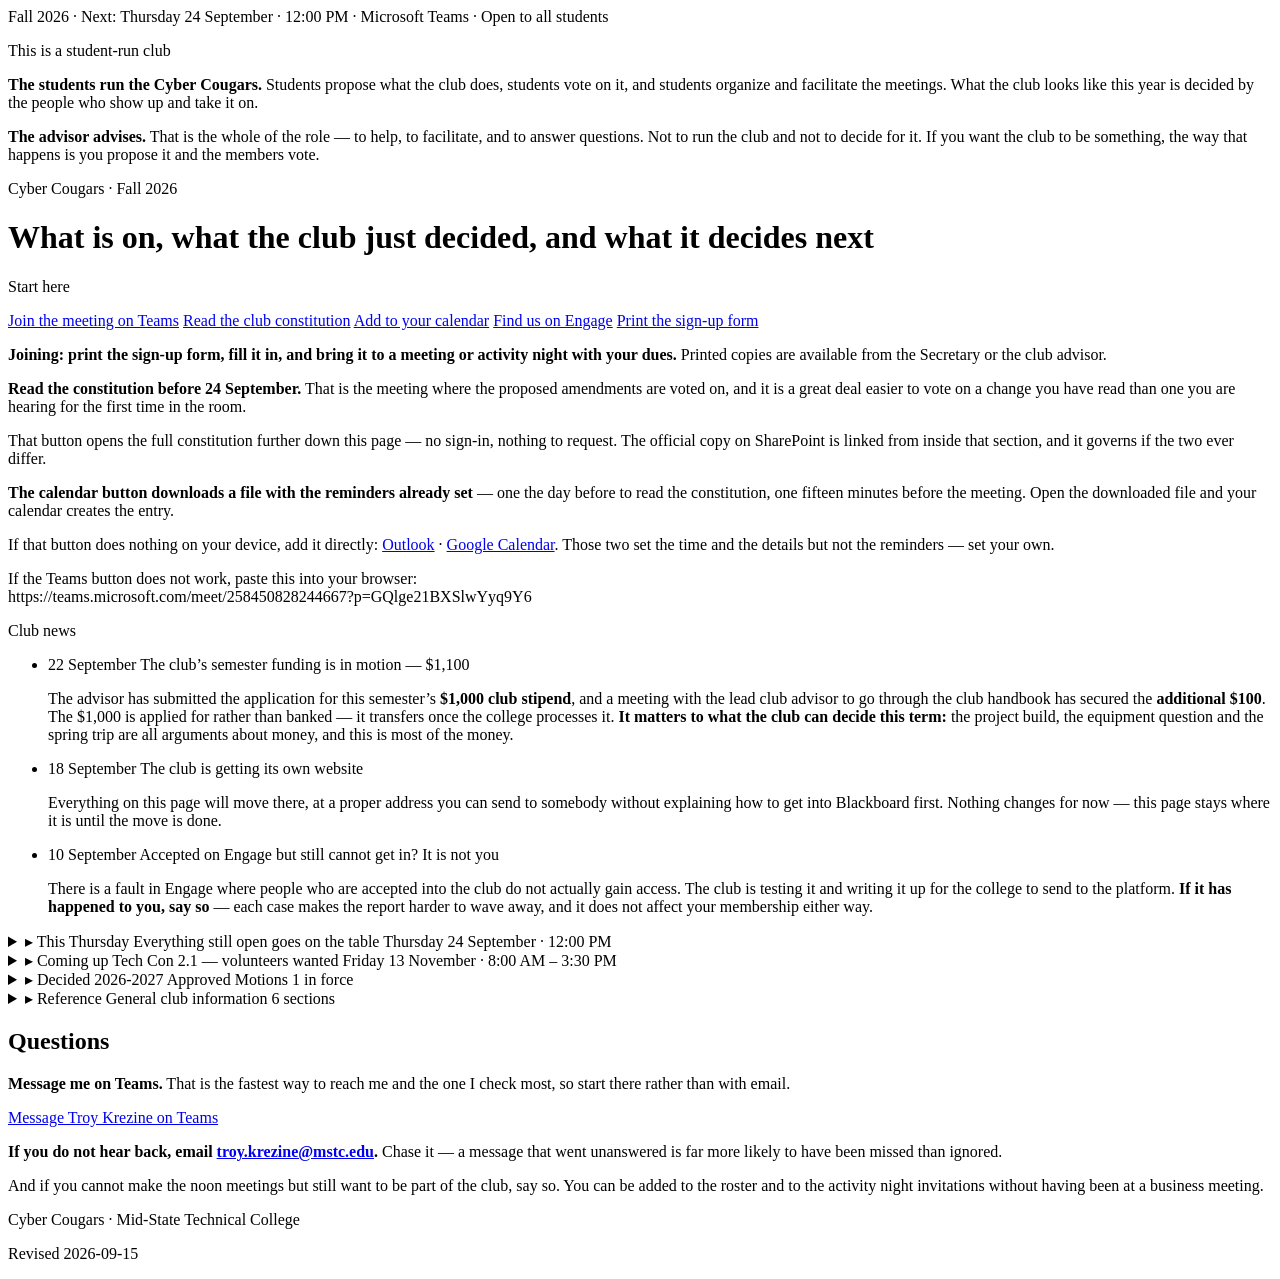
<file: body.html>
<!-- Cyber Cougars: body fragment. Fetched at view time by the shell.
     Do NOT add <html>, <head> or <body> tags. Do NOT add styling -- the
     styling is club.css, fetched separately and pushed alongside this
     file. Push a change here and every course showing the shell updates
     on the next page load. -->
    <div class="desk-rail cc-light">
      <span class="r-i">Fall 2026</span>
      <span class="r-sep">&middot;</span>
      <span class="r-i">Next: Thursday 24 September &middot; 12:00 PM</span>
      <span class="r-sep">&middot;</span>
      <span class="r-i">Microsoft Teams</span>
      <span class="r-sep">&middot;</span>
      <span class="r-i hi">Open to all students</span>
    </div>
  </div>


  <div class="charter">
    <p class="ch-h">This is a student-run club</p>
    <p><strong>The students run the Cyber Cougars.</strong> Students propose what the
    club does, students vote on it, and students organize and facilitate the meetings.
    What the club looks like this year is decided by the people who show up and take
    it on.</p>
    <p><strong>The advisor advises.</strong> That is the whole of the role &mdash; to
    help, to facilitate, and to answer questions. Not to run the club and not to decide
    for it. If you want the club to be something, the way that happens is you propose
    it and the members vote.</p>
  </div>

  <div class="subject">
    <div class="label">Cyber Cougars &middot; Fall 2026</div>
    <h1>What is on, what the club just decided, and what it decides next</h1>
  </div>

  <div class="body-wrap">

      <div class="actions">
        <p class="a-h">Start here</p>
        <div class="a-btns">
          <a class="join"
             href="https://teams.microsoft.com/meet/258450828244667?p=GQlge21BXSlwYyq9Y6"
             target="_blank" rel="noopener">Join the meeting on Teams</a>
          <a class="join alt" href="#ref-constitution">Read the club
             constitution</a>
          <a class="join alt" href="[data-uri]"
           download="Cyber Cougars Business Meeting.ics">Add to your calendar</a>
        <a class="join alt" href="https://mstc.campuslabs.com/engage/organization/it"
             target="_blank" rel="noopener">Find us on Engage</a>
          <a class="join alt" href="[data-uri]"
             download="Cyber Cougars Member Sign-up Form.pdf">Print the sign-up form</a>
        </div>
        <p><strong>Joining: print the sign-up form, fill it in, and bring it to a
        meeting or activity night with your dues.</strong> Printed copies are available from
        the Secretary or the club advisor.</p>
        <p><strong>Read the constitution before 24 September.</strong> That is
        the meeting where the proposed amendments are voted on, and it is a great
        deal easier to vote on a change you have read than one you are hearing for
        the first time in the room.</p>

        <p class="fine">That button opens the full constitution further down this page
        &mdash; no sign-in, nothing to request. The official copy on SharePoint is linked
        from inside that section, and it governs if the two ever differ.</p>
        <p><strong>The calendar button downloads a file with the reminders already set</strong>
        &mdash; one the day before to read the constitution, one fifteen minutes before the
        meeting. Open the downloaded file and your calendar creates the entry.</p>
        <p class="fine">If that button does nothing on your device, add it directly:
        <a href="https://outlook.office.com/calendar/0/deeplink/compose?path=%2Fcalendar%2Faction%2Fcompose&rru=addevent&subject=Cyber+Cougars+-+Fall+2026+Business+Meeting&startdt=2026-09-10T12%3A00%3A00-05%3A00&enddt=2026-09-10T13%3A00%3A00-05%3A00&location=Microsoft+Teams&body=First+business+meeting+of+the+year.+Agenda%3A+constitution+amendments%2C+officer+nominations%2C+activity+planning%2C+and+a+vote+on+refreshments.%0AConstitution+amendments+are+DISCUSSED+at+this+meeting+and+VOTED+on+Sept+24+-%0AArticle+X+requires+five+days+notice+before+an+amendment+vote.%0A%0AJoin+on+Teams%3A+https%3A%2F%2Fteams.microsoft.com%2Fmeet%2F258450828244667%3Fp%3DGQlge21BXSlwYyq9Y6%0A%0ARead+the+club+constitution+before+the+meeting+-+the+first+item+is+a+discussion+of+amendments+to+it%2C+and+it+defines+%27membership+in+good+standing%27%2C+which+is+recorded+on+your+Mid-State+transcript." target="_blank" rel="noopener">Outlook</a> &middot;
        <a href="https://calendar.google.com/calendar/render?action=TEMPLATE&text=Cyber+Cougars+-+Fall+2026+Business+Meeting&dates=20260910T170000Z%2F20260910T180000Z&location=Microsoft+Teams&details=First+business+meeting+of+the+year.+Agenda%3A+constitution+amendments%2C+officer+nominations%2C+activity+planning%2C+and+a+vote+on+refreshments.%0AConstitution+amendments+are+DISCUSSED+at+this+meeting+and+VOTED+on+Sept+24+-%0AArticle+X+requires+five+days+notice+before+an+amendment+vote.%0A%0AJoin+on+Teams%3A+https%3A%2F%2Fteams.microsoft.com%2Fmeet%2F258450828244667%3Fp%3DGQlge21BXSlwYyq9Y6%0A%0ARead+the+club+constitution+before+the+meeting+-+the+first+item+is+a+discussion+of+amendments+to+it%2C+and+it+defines+%27membership+in+good+standing%27%2C+which+is+recorded+on+your+Mid-State+transcript." target="_blank" rel="noopener">Google Calendar</a>.
        Those two set the time and the details but not the reminders &mdash; set your
        own.</p>
      <p class="join-url">If the Teams button does not work, paste this into your
        browser:<br>https://teams.microsoft.com/meet/258450828244667?p=GQlge21BXSlwYyq9Y6</p>
      </div>

      <div class="news">
        <div class="nw-h">Club news</div>
        <ul class="nw-list">
          <li>
            <span class="nw-d">22 September</span>
            <span class="nw-t">The club&rsquo;s semester funding is in motion &mdash; $1,100</span>
            <p>The advisor has submitted the application for this semester&rsquo;s <strong>$1,000 club stipend</strong>, and a meeting with the lead club advisor to go through the club handbook has secured the <strong>additional $100</strong>. The $1,000 is applied for rather than banked &mdash; it transfers once the college processes it. <strong>It matters to what the club can decide this term:</strong> the project build, the equipment question and the spring trip are all arguments about money, and this is most of the money.</p>
          </li>
          <li>
            <span class="nw-d">18 September</span>
            <span class="nw-t">The club is getting its own website</span>
            <p>Everything on this page will move there, at a proper address you can send to somebody without explaining how to get into Blackboard first. Nothing changes for now &mdash; this page stays where it is until the move is done.</p>
          </li>
          <li>
            <span class="nw-d">10 September</span>
            <span class="nw-t">Accepted on Engage but still cannot get in? It is not you</span>
            <p>There is a fault in Engage where people who are accepted into the club do not actually gain access. The club is testing it and writing it up for the college to send to the platform. <strong>If it has happened to you, say so</strong> &mdash; each case makes the report harder to wave away, and it does not affect your membership either way.</p>
          </li>
        </ul>
      </div>

      <details class="cyc" id="ev-business">
        <summary class="cyc-sum">
          <span class="cyc-chev">&#9656;</span>
          <span class="cyc-k">This Thursday</span>
          <span class="cyc-t">Everything still open goes on the table</span>
          <span class="cyc-badge">Thursday 24 September &middot; 12:00 PM</span>
        </summary>
        <div class="cycle-inner">

          <div class="evgrid">
            <div class="ev-cell"><div class="ev-lab">When</div><div class="ev-val">Thursday 24 September<br>12:00 PM</div></div>
            <div class="ev-cell"><div class="ev-lab">Where</div><div class="ev-val">Microsoft Teams<br>Link at the top of this page</div></div>
            <div class="ev-cell"><div class="ev-lab">Also on</div><div class="ev-val">Nominations close<br>and voting opens</div></div>
            <div class="ev-cell"><div class="ev-lab">Bring</div><div class="ev-val">Your sign-up form<br>and your dues</div></div>
          </div>

          <p><strong>Every open question the club has is on this agenda</strong> &mdash; the running order below is all of them, in the order they will be taken. <strong>The first two are the ones that need you to do something:</strong> nominations, and getting signed up with your dues paid.</p>
          <p class="oh">Has to be settled today</p>
          <ol class="agenda">
            <li>
              <span class="ag-t">Filling the officer seats</span>
              <span class="ag-d"><strong>Taken first &mdash; the floor opens now, stays open all meeting, and closes at the end.</strong> Take nominations &mdash; this is the second and last sitting for them. Three offices have a nominee; <strong>Vice-President has none</strong>, and a seat nobody stands for is not on the ballot at all.</span>
              <details class="fold">
                <summary>What this is about<span class="f-note">Simple majority &middot; nominations close 24 September &middot; ballot in Engage 24 September to 1 October</span></summary>
                <div class="fold-body">
                  <p><strong>Nominated so far:</strong> Trinnan Kube-Smith for President, Blue for Secretary, Jacob Hoppman for Treasurer. <strong>Vice-President has nobody.</strong></p>
                  <p><strong>Those seats are not taken, and the club wants more names on all of them.</strong> A second nomination is not a challenge to the first &mdash; it is the difference between an election and a formality. If every seat has one name on it, nobody gets to choose anything. <strong>Nominate yourself, or nominate somebody and tell them you did.</strong></p>
                  <p><strong>You do not need experience, and nobody standing has any.</strong> Every seat is empty this year, so there is no incumbent to be better than. President runs the meetings; Vice-President covers and keeps projects moving; Secretary keeps the minutes, records and roster; Treasurer looks after the money and runs a fundraiser. It is real experience, it is on your transcript, and <strong>if you lose you have lost nothing</strong> &mdash; you are still a member, and there is more work than there are officers.</p>
                  <p><strong>The timetable.</strong> Nominations close at the end of this meeting. The ballot opens in Engage the same day and closes 1 October, with results announced at the activity night that evening &mdash; item four on this agenda. It runs in Engage so that somebody who cannot make a Thursday still gets a vote.</p>
                  <p><strong>Only paid members vote, and it is not too late to become one</strong> &mdash; that is the next item. Dues paid is also what lets a nominee stand. <strong>What &ldquo;good standing&rdquo; means is itself being decided at this meeting</strong>, further down this agenda.</p>
                </div>
              </details>
            </li>
            <li>
              <span class="ag-t">Sign-up forms and dues &mdash; get them in</span>
              <span class="ag-d"><strong>Forms and dues collected at this meeting.</strong> Collect sign-up forms and dues. <strong>Nothing else the club does this year works without this</strong> &mdash; not the election, not the project, not the raffle.</span>
              <details class="fold">
                <summary>What this is about<span class="f-note">Nothing to vote on &mdash; this is the club asking you to do a thing, and it gates everything else</span></summary>
                <div class="fold-body">
                  <p><strong>Print the sign-up form, fill it in, and bring it with your dues.</strong> It takes about two minutes and it is the single thing holding the rest of the club up. The form is linked on this page and is also posted in the General channel in Teams.</p>
                  <p><strong>Dues are $10.00</strong>, the figure the amendment on this agenda would set, rather than the $5.00 currently written in the constitution. <strong>If that amendment does not pass, everyone who paid $10.00 gets $5.00 back automatically, without having to ask.</strong> Collecting at the higher figure means nobody is asked for more money later.</p>
                  <p><strong>Paying is what gets you a vote in the officer election</strong>, and the roll stays open for the whole voting window &mdash; join any time before the ballot closes on 1 October and you still get a say. You do not have to have been a member today.</p>
                  <p><strong>It is also what the club counts by.</strong> Quorum, and the threshold for changing the constitution, are both worked out from the number of paid members. A club with a handful of paid members is a club where a handful of people decide everything, which is not the same thing as a club that agreed something.</p>
                  <p><strong>And the money is not abstract.</strong> Pizza at activity nights, the club project build, whatever the club decides to buy &mdash; it comes out of a fund that dues feed.</p>
                </div>
              </details>
            </li>
            <li>
              <span class="ag-t">A fall raffle &mdash; the fundraiser for the club project</span>
              <span class="ag-d"><strong>Taken early on purpose &mdash; the college&rsquo;s lead time is the one deadline the club does not control.</strong> Agree to run a raffle to fund the club project, and start on the prize. <strong>Aim it at Christmas</strong> &mdash; something somebody would be glad to give away sells to far more people than something only an IT student wants.</span>
              <details class="fold">
                <summary>What this is about<span class="f-note">Member vote under Article VII &sect;1, then a request to the college</span></summary>
                <div class="fold-body">
                  <p><strong>The plan is a raffle late this term to pay for the club project build</strong> &mdash; the drawing in November or December, with four weeks of selling before it. It is the club&rsquo;s best shot at real money this semester, and it is the fundraiser everything else is waiting on.</p>
                  <p><strong>The club does not deal with the state.</strong> It puts a request in to the college and the college handles the licensing. That takes the hard parts off the club entirely &mdash; but it means the club is asking somebody else to put their name to this, so the request wants to arrive as a plan rather than as an idea.</p>
                  <p><strong>Tickets are sold in advance, over at least four weeks.</strong> That is not up for discussion and it is the one thing the request must say: selling only on the night of the drawing would limit the whole fundraiser to the people standing in one room, which is not a fundraiser.</p>
                  <p><strong>What this meeting needs to produce is small and rough:</strong> roughly what the prize is, roughly when the drawing happens, and <strong>one person to own it</strong> and be the contact with the All Clubs Advisor. Ticket price and the details can follow. <strong>Ask the advisor how much lead time he needs and work backwards from that</strong> &mdash; the drawing date is not what governs this, his deadline is.</p>
                  <p><strong>Aim the prize at Christmas.</strong> If the drawing lands in late November or December, the people buying tickets are the same people already trying to work out what to get a parent, a partner or a brother. <strong>A prize somebody would be pleased to give away sells to far more people than a prize only an IT student wants</strong> &mdash; and that matters, because the club has to sell outside its own membership for this to raise anything. It also settles the date: the drawing wants to be before people have finished their shopping, not after.</p>
                  <p><strong>Ask whether the prize can be donated before asking what to buy.</strong> A prize the club pays for comes out of the money the raffle is supposed to raise. A donated one means almost everything taken in is profit. Local businesses, and the college&rsquo;s own contacts, are worth asking before the club spends anything.</p>
                  <p><strong>And decide whether it is one prize or a few.</strong> Several smaller prizes usually sell better than one large one, because the odds feel real &mdash; which is worth weighing against the pull of a single thing everybody wants.</p>
                  <p><strong>One thing to settle while everyone is in the room:</strong> when fundraising first came up the idea was to raffle a machine the club builds. The project now on the table is a machine the club builds <em>and keeps</em>, paid for by this raffle. Those cannot be the same machine.</p>
                </div>
              </details>
            </li>
            <li>
              <span class="ag-t">What actually happens at the next activity night</span>
              <span class="ag-d"><strong>Two minutes and a show of hands &mdash; or agreed outside the meeting if the clock beats it.</strong> Decide what the 1 October activity night actually is. <strong>The gaming night on 17 September had no gaming</strong> &mdash; nobody brought a system. Pick something that does not depend on people remembering.</span>
              <details class="fold">
                <summary>What this is about<span class="f-note">Simple majority, or general agreement &mdash; it costs nothing</span></summary>
                <div class="fold-body">
                  <p><strong>Thursday 1 October, 6:00 PM, Stevens Point campus</strong> &mdash; meet by room SP323. Pizza and drinks are covered by the club, and <strong>you do not have to be a member to come</strong>. <strong>The officer election results are announced that evening</strong>, which is its own reason to be there.</p>
                  <p><strong>The first activity night was billed as a gaming night and no gaming happened, because nobody brought a console.</strong> That is worth saying plainly rather than quietly not repeating. The night was built on the assumption that people would carry equipment in, and on the evidence of one night, that assumption does not hold.</p>
                  <p><strong>Worth knowing why before fixing it.</strong> People not owning a console, not wanting to haul one across town, not being sure the night was really happening, and simply forgetting are four different problems with four different answers. Ask the room &mdash; the people who were there know.</p>
                  <p><strong>The cheap fix is to stop relying on memory.</strong> If the RSVP asks what you are bringing, the club knows on the Tuesday whether there is anything to play on, instead of finding out at six o&rsquo;clock. Two or three people saying yes in advance is the difference.</p>
                  <p><strong>Things that do not depend on anyone bringing hardware:</strong> board games and card games, which cost very little and scale to far more people than four controllers do; LAN games on the laptops people already carry; a build or teardown night on whatever hardware the college has finished with; a capture-the-flag or lock-picking night. <strong>The club project build is itself an activity night</strong> &mdash; several of them &mdash; if the club adopts it.</p>
                  <p><strong>Whether the club buys equipment is a separate and much bigger question</strong>, and it is not settled at this meeting. It has its own item below.</p>
                </div>
              </details>
            </li>
          </ol>
          <details class="cyc" id="ag-later">
            <summary>
              <span class="cyc-k">8 October</span>
              <span class="cyc-t">After membership and officers are finished</span>
              <span class="cyc-badge">8 items</span>
            </summary>
            <div class="cycle-inner">
            <p><strong>None of this is dropped, and none of it is postponed for lack of interest. It is waiting for a club that can properly decide it.</strong> <strong>The four changes to the constitution are now voted on 8 October</strong> rather than today &mdash; amending a constitution on a two-thirds threshold with a handful of paid members binds everyone who joins later on the say-so of almost nobody, and a fortnight fixes that. The spending items need officers who can ratify them under Article VII &sect;1, and there are none until the election finishes.</p>
            <p><strong>They are here so you meet them before you have to vote on them.</strong> Each one opens to the clause as it reads now and exactly how it would read if it passes. A proposal people have read gets a fairer hearing than one heard for the first time in the room.</p>
          <ol class="agenda" style="counter-reset:ag 4">
            <li>
              <span class="ag-t">What does the two-thirds amendment threshold count?</span>
              <span class="ag-d"><strong>Settled on 8 October, before the first amendment is put.</strong> Settle what the two-thirds threshold counts &mdash; the whole paid roster, or the members voting. <strong>This has to be taken before the four amendments, not after.</strong></span>
              <details class="fold">
                <summary>What this is about<span class="f-note">Procedural ruling by the chair, or a simple-majority vote of the meeting &middot; taken BEFORE the amendments</span></summary>
                <div class="fold-body">
                  <p><strong>Article X &sect;1 says amendments need “a two-thirds majority vote of the club membership”.</strong> It does not say “of members present” or “of votes cast”. Read literally, that is two-thirds of every paid member whether they turn up or not. Most clubs mean two-thirds of those voting. The constitution does not say which, and the club has never picked one.</p>
                  <p><strong>It has never mattered before and it matters on the 24th</strong>, because four amendments are voted that day. A threshold nobody agreed on in advance is the kind of thing that gets challenged months later, by which point the club has been acting on the result.</p>
                  <p><strong>The literal reading has a consequence worth seeing before you pick it: every paid member who does not attend counts as a no.</strong> With 20 paid members, 14 would have to be in the room and vote yes for an amendment to pass &mdash; a turnout the club has never had. With a small roster it is easy; the more successful the club is at signing people up before a vote, the harder its own constitution becomes to amend. That is very likely not what was intended when it was written.</p>
                  <p><strong>The other reading &mdash; two-thirds of those voting &mdash; is ordinary club practice and is what Robert&rsquo;s Rules assumes.</strong> It keeps the bar meaningfully higher than a simple majority without making absence a vote.</p>
                  <p><strong>Whichever the club picks, say it out loud and record it before the first amendment is put</strong>, and count the vote rather than judging it by ear. A proportion cannot be judged from a voice vote, which is a separate known problem with the same fix.</p>
                </div>
              </details>
            </li>
            <li>
              <span class="ag-t">Article III, Sections 3, 4 and 5 &mdash; Let anyone present nominate, and fix the election sequence</span>
              <span class="ag-d"><strong>Discussion &mdash; not settled here.</strong> Anyone present may nominate; the election follows a nomination window.</span>
              <details class="fold">
                <summary>What this is about<span class="f-note">Two-thirds majority (Article X &sect;1) &middot; <strong>notice not yet given</strong></span></summary>
                <div class="fold-body">
                  <p><strong>The problem.</strong> <strong>As written, the club cannot seat officers in a fall semester.</strong> Section 3 requires a nomination to come from a paid member in good standing and to be seconded by another. Section 4 puts the election at the first meeting of the year. At that meeting, dues have not been collected &mdash; so there is nobody who can nominate, nobody who can second, and no way to elect the officers the club needs in order to function. The two clauses only work in a year the club does not have to start from scratch. Section 4 also names <em>the same meeting twice</em>, so the two-step election it describes does nothing.</p>
                  <p><strong>Proposed.</strong> <strong>Separate nominating from standing for office.</strong> Anyone attending a meeting or an activity night may nominate and second &mdash; it costs nothing and it is what unblocks the first semester. <strong>Dues and eligibility are tested on the nominee, at the election</strong>, which is where they actually matter, because officers hold the club's records and money. Nominations open across the <strong>first two gatherings of the year</strong>, of either kind, and the election is held at the first business meeting after they close. A seat nobody stands for reopens and is filled later by the same process. Officer terms begin on election.</p>
                  <div class="am-text">
                    <div class="am-t-h">As it reads now</div>
                    <p><strong>Section 3 &middot; Nomination.</strong> Nominations can be made by any paid member in good standing with the club and must be seconded by another paid member who is also in good standing. A nominated member who does not wish to serve as an officer may decline the nomination.<br><br><strong>Section 4 &middot; Election.</strong> Club elections will be conducted by the following format: 1. The President and Vice-President shall be elected on the first official club meeting of the academic year. 2. The Secretary and Treasurer shall be elected at the first official club meeting of the academic year. 3. In the event of a tie, another simple majority shall be held, or a candidate may choose to relinquish the vote.<br><br><strong>Section 5 &middot; Term.</strong> Officers shall serve for one year. The term for all officers shall begin once they have been elected during the first official club meeting of the fall semester.</p>
                  </div>
                  <div class="am-text am-new">
                    <div class="am-t-h">As proposed</div>
                    <p><strong>Section 3 &middot; Nomination.</strong> Any person attending a club business meeting or club activity may nominate a person for an office, and any other person present may second the nomination. A nominee may decline the nomination. <strong>To stand for election, a nominee must be a member in good standing at the time of the election</strong> and must meet the eligibility requirements of Section 2.<br><br><strong>Section 4 &middot; Election.</strong> Club elections shall be conducted as follows: 1. Nominations for all offices open at the first club gathering of the academic year &mdash; a business meeting or an activity night &mdash; and remain open through the second. 2. The election is held at the first business meeting after nominations close, and each office is decided by a simple majority of the members voting. 3. If an office receives no nomination, or no nominee accepts, nominations for that office reopen and it is filled at a later meeting by the same process. 4. In the event of a tie, another simple majority vote shall be held, or a candidate may choose to relinquish the vote.<br><br><strong>Section 5 &middot; Term.</strong> Officers shall serve for one year. The term for all officers begins on election.</p>
                  </div>
                  <p class="fine">The procedural record for this one &mdash; when notice went out, how it was voted, and the reasoning behind it &mdash; is in the <a href="#amendments">amendment history</a>.</p>
                </div>
              </details>
            </li>
            <li>
              <span class="ag-t">Article II (new section) &mdash; Define what “in good standing” means</span>
              <span class="ag-d"><strong>Discussion &mdash; not settled here.</strong> Define the term, with the academic part on self-disclosure.</span>
              <details class="fold">
                <summary>What this is about<span class="f-note">Two-thirds majority (Article X &sect;1) &middot; notice given 2026-09-07</span></summary>
                <div class="fold-body">
                  <p><strong>The problem.</strong> Article III §3 requires a nomination to come from a “paid member in good standing”, but the constitution never says what good standing is. In practice it has meant three things: <strong>dues are paid for the current semester, the member actually comes to meetings and gatherings, and the member is not failing a class or carrying a GPA below 2.0.</strong> The attendance part is what the phrase is really for &mdash; it is the reason a student who does not come to meetings does not get club money toward a large event such as CypherCon. Writing it down makes the standard the same for everyone instead of a matter of who remembers what.</p>
                  <p><strong>Proposed.</strong> Add a new section defining the term: dues paid for the semester, attendance at club meetings, and not failing a course or carrying a GPA below 2.0, keeping the advisor discretion Article VII &sect;2 already allows. <strong>Losing good standing would not lose you your membership</strong> &mdash; only standing for office and club funding, and only until it is regained. The academic part runs on self-disclosure: a member failing a course is expected to tell the advisor, who may confirm it where able and may use the discretion Article VII &sect;2 already provides. <strong>One thing still has to be settled before it can be voted: the attendance number.</strong></p>
                  <div class="am-text">
                    <div class="am-t-h">As it reads now</div>
                    <p>Not in the constitution. The phrase is used in Article III §3 and relied on for event funding, but never defined anywhere. The 2.0 requirement exists separately in Article III §2 (officers) and Article VII §2 (event participation) without ever being called “good standing”.</p>
                  </div>
                  <div class="am-text am-new">
                    <div class="am-t-h">As proposed</div>
                    <p>DRAFT &mdash; not yet proposed. “A member is in good standing when: (1) dues for the current semester are paid; (2) the member has attended at least [NUMBER] of the club meetings held during that semester; and (3) the member is not failing a course and maintains a grade point average of at least 2.0. <strong>A member who is failing a course is expected to raise it with the club advisor</strong>, who may confirm a member’s academic standing where able to do so, and who may exercise the discretion provided in Article VII §2. The club does not inspect academic records and keeps none. Good standing is required to stand for election as an officer under Article III §3, and to receive club funds toward attendance at a large event under Article VII §3. <strong>Good standing is assessed within a single semester and resets at the start of each new one.</strong> A member who is not in good standing in one semester begins the next in good standing, with no carry-over. <strong>A member who is not in good standing remains a member.</strong> They are welcome at meetings and club activities and are counted as members; good standing affects only standing for office and club funding, and only until it is regained.”</p>
                  </div>
                  <p class="fine">The procedural record for this one &mdash; when notice went out, how it was voted, and the reasoning behind it &mdash; is in the <a href="#amendments">amendment history</a>.</p>
                </div>
              </details>
            </li>
            <li>
              <span class="ag-t">Article II, Section 2 &mdash; Raise dues from $5.00 to $10.00 per semester</span>
              <span class="ag-d"><strong>Discussion &mdash; not settled here.</strong> Replace $5.00 with $10.00 per semester.</span>
              <details class="fold">
                <summary>What this is about<span class="f-note">Two-thirds majority (Article X &sect;1) &middot; notice given 2026-09-07</span></summary>
                <div class="fold-body">
                  <div class="m-figs">
                    <div class="m-fig">$5.00<small>Current, per semester</small></div>
                    <div class="m-arrow">&rarr;</div>
                    <div class="m-fig">$10.00<small>Proposed, per semester</small></div>
                  </div>
                  <p><strong>The problem.</strong> The dues figure is written into the constitution, so changing it is an amendment rather than an ordinary vote. Raising it needs two-thirds and five days' notice like any other change to the document.</p>
                  <p><strong>Proposed.</strong> Replace the figure. $5.00 becomes $10.00 per semester, and nothing else in the section changes.</p>
                  <div class="am-text">
                    <div class="am-t-h">As it reads now</div>
                    <p>Dues shall be $5.00 per calendar school semester.</p>
                  </div>
                  <div class="am-text am-new">
                    <div class="am-t-h">As proposed</div>
                    <p>Dues shall be $10.00 per calendar school semester.</p>
                  </div>
                  <p class="fine">The procedural record for this one &mdash; when notice went out, how it was voted, and the reasoning behind it &mdash; is in the <a href="#amendments">amendment history</a>.</p>
                </div>
              </details>
            </li>
            <li>
              <span class="ag-t">Article VII, Section 1 &mdash; Correct the article reference for officers</span>
              <span class="ag-d"><strong>Discussion &mdash; not settled here.</strong> Change one numeral: “Article II” becomes “Article III”.</span>
              <details class="fold">
                <summary>What this is about<span class="f-note">Two-thirds majority (Article X &sect;1) &middot; notice given 2026-09-07</span></summary>
                <div class="fold-body">
                  <p><strong>The problem.</strong> The clause requires funds to be ratified by “officers as listed in Article II”. Article II is Membership and Dues; officers are Article III. The clause as written points at the wrong article.</p>
                  <p><strong>Proposed.</strong> Change one numeral: “Article II” becomes “Article III”, so the clause points at the article that actually lists the officers. Nothing about how the club works changes &mdash; spending is already ratified the way the clause intends.</p>
                  <div class="am-text">
                    <div class="am-t-h">As it reads now</div>
                    <p>Funds allocated for club events must be prior approved by club members by vote and ratified by officers as listed in Article II and the faculty advisor(s).</p>
                  </div>
                  <div class="am-text am-new">
                    <div class="am-t-h">As proposed</div>
                    <p>Funds allocated for club events must be prior approved by club members by vote and ratified by officers as listed in Article III and the faculty advisor(s).</p>
                  </div>
                  <p class="fine">The procedural record for this one &mdash; when notice went out, how it was voted, and the reasoning behind it &mdash; is in the <a href="#amendments">amendment history</a>.</p>
                </div>
              </details>
            </li>
            <li>
              <span class="ag-t">A club project for the year &mdash; the Frankenstein build</span>
              <span class="ag-d"><strong>Discussion &mdash; not settled here.</strong> Pick up the club project idea &mdash; build a machine out of donated and scavenged parts and turn it into a retro gaming console. Raised at an activity night; nothing decided.</span>
              <details class="fold">
                <summary>What this is about<span class="f-note">Member vote if it needs club money; otherwise just people doing it</span></summary>
                <div class="fold-body">
                  <p><strong>The idea: collect parts the club can get hold of &mdash; donated, decommissioned, scavenged &mdash; and build one working machine out of them, set up as a retro gaming console.</strong> It came out of a brainstorm at an activity night. Nothing has been proposed or voted.</p>
                  <p><strong>It answers three things the club has already raised, which is what makes it worth a proper discussion rather than a shrug.</strong> Activity nights currently run on whatever people carry through the door, because the club owns no games library &mdash; a machine the club owns turns up to every one of them. The spring trip discussion has “spend it on equipment the club keeps” as a live alternative to CypherCon, and this is what that would look like. And a club-built machine was raised as a raffle prize when fundraising came up.</p>
                  <p><strong>It is also a build with something to learn in it</strong> &mdash; parts compatibility, power budgeting, thermals, imaging, diagnosing a machine assembled from things of unknown history. A project that produces something the club uses beats a project that produces a report.</p>
                  <p><strong>What the meeting actually has to settle is small:</strong> whether this is the club project for the year, who is chasing parts and from where, where the machine lives between activity nights, and whether it needs any club money at all &mdash; it may need none, which would make this a much easier decision than the spring trip.</p>
                </div>
              </details>
            </li>
            <li>
              <span class="ag-t">Should the club buy equipment of its own?</span>
              <span class="ag-d"><strong>Discussion &mdash; not settled here.</strong> Open the discussion on buying club equipment &mdash; a console and controllers has been raised at around $600. <strong>Not decided at this meeting</strong>, and the reasons why are worth hearing.</span>
              <details class="fold">
                <summary>What this is about<span class="f-note">Member vote plus officer and advisor ratification (Article VII &sect;1)</span></summary>
                <div class="fold-body">
                  <p><strong>The proposal on the table is a console, extra controllers and a couple of games, at roughly $600</strong>, so that an activity night has something to play on without depending on what people carry in. It is a real answer to a real problem.</p>
                  <p><strong>Three reasons it is discussed now and voted on 8 October rather than today.</strong></p>
                  <p><strong>One: nobody has stated what the club actually has.</strong> The last statement on file is from 31 May and showed about $2,450, against a year that spent slightly more than it took in. <strong>That figure is four months old.</strong> Since then dues have started coming in, the <strong>$100 stipend</strong> has been secured and the <strong>$1,000 semester stipend</strong> has been applied for but not yet transferred &mdash; so the number is moving, and a $600 purchase is either a quarter of the club&rsquo;s money or a sixth of it depending on whether that $1,000 lands. <strong>Article VII &sect;1 votes are supposed to be taken with the balance stated</strong>, and waiting a fortnight means voting against a real figure instead of a guess. Members can pull the current one themselves from Engage &mdash; Documents, Club Balances.</p>
                  <p><strong>Two: there are no officers until 1 October.</strong> Article VII &sect;1 requires spending to be ratified by the officers and the advisor, and there are none to ratify it. The club already has one motion sitting in that gap. Adding a $600 purchase to it is worse than waiting a fortnight.</p>
                  <p><strong>Three: the club has three overlapping answers to the same question and should pick between them, not fund all three by accident.</strong> Buying a console, building a machine from donated parts, and spending the spring-trip money on equipment the club keeps are all proposals about what the club owns for activity nights. They are on this page as separate items because they arrived separately. <strong>They compete for the same money.</strong></p>
                  <p><strong>The honest comparison between buying and building.</strong> A console works the evening it arrives, needs no maintenance, and anyone can play it &mdash; but it teaches nothing, and it is not obviously what an IT club is for. The build teaches something on every night it is worked on and produces a machine the club owns at the end &mdash; but it does not exist yet, and a club that has no gaming night until December has a different problem. <strong>Doing a cheap version of both may well beat doing one of them properly.</strong></p>
                  <p><strong>Three practical questions that have sunk this for other clubs.</strong> Where does it live between activity nights, and who is responsible for it. Whether equipment bought with club funds becomes college property under the college&rsquo;s own rules &mdash; worth asking before buying, not after. And whether four controllers is the right shape for the number of people who actually come, when board games cost a fraction and seat everybody.</p>
                </div>
              </details>
            </li>
            <li>
              <span class="ag-t">The spring trip &mdash; CypherCon, something else, or equipment instead</span>
              <span class="ag-d"><strong>Discussion &mdash; not settled here.</strong> Open the discussion on the spring trip. It does not have to be settled at this meeting, but it does have to be settled by early November.</span>
              <details class="fold">
                <summary>What this is about<span class="f-note">Member vote under Article VII &sect;1</span></summary>
                <div class="fold-body">
                  <p>The club has gone to <strong>CypherCon</strong> in Milwaukee for about five years. In 2027 it falls on <strong>24&ndash;25 March, inside spring recess</strong> &mdash; which costs nobody any class time, and is the single biggest thing the trip has going for it. The advisor is not available to chaperone those dates; the college's Student Engagement Coordinator has offered to find chaperones if the students want to go.</p>
                  <p><strong>The alternatives raised were a different conference, or spending the money on equipment the club keeps</strong> &mdash; a machine the club owns and uses at every activity night, rather than two days in March. Both are real options and neither is the fallback.</p>
                  <p><strong>Nobody has decided anything</strong>, and the deadline is set by planning rather than by the event: tickets, travel and lodging all need lead time, so this has to be settled by early November. Article VII &sect;3 also requires two prior meetings attended before a member can go to a large event, which is another reason to know early.</p>
                </div>
              </details>
            </li>
          </ol>
            </div>
          </details>
          <details class="fold">
            <summary>See all business meeting dates<span class="f-note">14 scheduled &middot;
            5 Thursdays the club cannot meet &middot; through May 2027</span></summary>
            <div class="fold-body">

              <p>Dates marked <strong>no meeting</strong> are shown rather than dropped, so you
              can see the date was considered and why it is out &mdash; each one is a college
              closure or falls outside the semester, checked against the
              <a href="https://www.mstc.edu/academic-calendar" target="_blank"
              rel="noopener">Mid-State academic calendar</a>. If the college moves a date, this
              table will not know.</p>

              <div class="dates-wrap">
                <table class="dates">
                  <thead><tr><th>Date</th><th>Time</th><th>Notes</th></tr></thead>
                  <tbody>
              <tr>
                <td class="d-when">Thu 10 Sep 2026</td>
                <td><span class="d-tag-on">12:00 PM</span></td>
                <td>Business meeting</td>
              </tr>
              <tr>
                <td class="d-when">Thu 24 Sep 2026</td>
                <td><span class="d-tag-on">12:00 PM</span></td>
                <td>Business meeting</td>
              </tr>
              <tr>
                <td class="d-when">Thu 8 Oct 2026</td>
                <td><span class="d-tag-on">12:00 PM</span></td>
                <td>Business meeting</td>
              </tr>
              <tr>
                <td class="d-when">Thu 22 Oct 2026</td>
                <td><span class="d-tag-on">12:00 PM</span></td>
                <td>Business meeting</td>
              </tr>
              <tr>
                <td class="d-when">Thu 5 Nov 2026</td>
                <td><span class="d-tag-on">12:00 PM</span></td>
                <td>Business meeting</td>
              </tr>
              <tr>
                <td class="d-when">Thu 19 Nov 2026</td>
                <td><span class="d-tag-on">12:00 PM</span></td>
                <td>Business meeting</td>
              </tr>
              <tr>
                <td class="d-when">Thu 3 Dec 2026</td>
                <td><span class="d-tag-on">12:00 PM</span></td>
                <td>Business meeting</td>
              </tr>
              <tr class="off">
                <td class="d-when">Thu 17 Dec 2026</td>
                <td><span class="d-tag-off">No meeting</span></td>
                <td>Between semesters &mdash; the semester ended Dec 16 and the next starts Jan 25</td>
              </tr>
              <tr class="off">
                <td class="d-when">Thu 31 Dec 2026</td>
                <td><span class="d-tag-off">No meeting</span></td>
                <td>Between semesters &mdash; the semester ended Dec 16 and the next starts Jan 25</td>
              </tr>
              <tr class="off">
                <td class="d-when">Thu 14 Jan 2027</td>
                <td><span class="d-tag-off">No meeting</span></td>
                <td>Between semesters &mdash; the semester ended Dec 16 and the next starts Jan 25</td>
              </tr>
              <tr>
                <td class="d-when">Thu 28 Jan 2027</td>
                <td><span class="d-tag-on">12:00 PM</span></td>
                <td>Business meeting</td>
              </tr>
              <tr>
                <td class="d-when">Thu 11 Feb 2027</td>
                <td><span class="d-tag-on">12:00 PM</span></td>
                <td>Business meeting</td>
              </tr>
              <tr>
                <td class="d-when">Thu 25 Feb 2027</td>
                <td><span class="d-tag-on">12:00 PM</span></td>
                <td>Business meeting</td>
              </tr>
              <tr>
                <td class="d-when">Thu 11 Mar 2027</td>
                <td><span class="d-tag-on">12:00 PM</span></td>
                <td>Business meeting</td>
              </tr>
              <tr class="off">
                <td class="d-when">Thu 25 Mar 2027</td>
                <td><span class="d-tag-off">No meeting</span></td>
                <td>Spring Recess &mdash; college closed Mar 26</td>
              </tr>
              <tr>
                <td class="d-when">Thu 8 Apr 2027</td>
                <td><span class="d-tag-on">12:00 PM</span></td>
                <td>Business meeting</td>
              </tr>
              <tr>
                <td class="d-when">Thu 22 Apr 2027</td>
                <td><span class="d-tag-on">12:00 PM</span></td>
                <td>Business meeting</td>
              </tr>
              <tr>
                <td class="d-when">Thu 6 May 2027</td>
                <td><span class="d-tag-on">12:00 PM</span></td>
                <td>Business meeting</td>
              </tr>
              <tr class="off">
                <td class="d-when">Thu 20 May 2027</td>
                <td><span class="d-tag-off">No meeting</span></td>
                <td>May 19 was the last day of the semester</td>
              </tr>
                  </tbody>
                </table>
              </div>

            </div>
          </details>

        </div>
      </details>

      <details class="cyc" id="ev-techcon">
        <summary class="cyc-sum">
          <span class="cyc-chev">&#9656;</span>
          <span class="cyc-k">Coming up</span>
          <span class="cyc-t">Tech Con 2.1 &mdash; volunteers wanted</span>
          <span class="cyc-badge">Friday 13 November &middot; 8:00 AM &ndash; 3:30 PM</span>
        </summary>
        <div class="cycle-inner">

          <div class="evgrid">
            <div class="ev-cell"><div class="ev-lab">When</div><div class="ev-val">Friday 13 November<br>8:00 AM &ndash; 3:30 PM</div></div>
            <div class="ev-cell"><div class="ev-lab">What</div><div class="ev-val">Mid-State outreach day<br>High school students</div></div>
            <div class="ev-cell"><div class="ev-lab">Why</div><div class="ev-val">Pro points<br>Count toward your program</div></div>
          </div>

          <p><strong>The club is asked to supply volunteers, and it is a full day.</strong> Helping set up, then running a station &mdash; lock picking, soldering, coding challenges, retro gaming, and whatever else is on that year.</p>
          <p><strong>Check your calendar now rather than in November.</strong> It is a Friday, so for most people it means arranging around a class or a shift, and the club cannot run its stations on people who found out the week before. What volunteering is and what pro points are worth is in General club information below.</p>

        </div>
      </details>

      <details class="cyc" id="motions-2026-2027">
        <summary class="cyc-sum">
          <span class="cyc-chev">&#9656;</span>
          <span class="cyc-k">Decided</span>
          <span class="cyc-t">2026-2027 Approved Motions</span>
          <span class="cyc-badge">1 in force</span>
        </summary>
        <div class="cycle-inner">

          <p><strong>What the club voted for and now runs on.</strong> These are ordinary
          club business, carried by a simple majority under Article VII &sect;1. They stay
          in force until the club votes to change them, so you do not have to have been at
          the meeting to be covered by one.</p>

          <p class="fine">Changes to the constitution itself are not here &mdash; they have
          their own record in the amendment history. A motion the club later reversed stays
          in this list, struck through, rather than disappearing.</p>

          <div class="amot">
            <div class="amot-h">
              <span class="amot-t">The club pays for food and drinks at activity nights</span>
              <span class="amot-d">10 September 2026</span>
            </div>
            <div class="am-row"><span class="am-k">Vote</span><span class="am-v">Simple majority on a voice vote</span></div>
            <div class="am-row"><span class="am-k">Authority</span><span class="am-v">Article VII &sect;1</span></div>
            <div class="am-row"><span class="am-k">Runs</span><span class="am-v">To the end of the 2026-27 academic year</span></div>
            <p><strong>The members voted to have the club pay for pizza and drinks at activity nights, rather than everyone covering their own.</strong> It is a standing authorization for the remainder of the academic year &mdash; the club does not re-vote before every event.</p>
            <p><strong>How it works:</strong> the advisor orders and pays, the receipt goes against the club account, and the Treasurer keeps the record of what was authorized. Article VII &sect;1 requires the members to approve club spending <em>before</em> it happens, which is what this vote was. <strong>No spending limit was set</strong>; setting one would need its own motion, and any member can move it.</p>
          </div>

        </div>
      </details>









    



    

    



    

    

    

        <details class="cyc" id="general">
      <summary class="cyc-sum">
        <span class="cyc-chev">&#9656;</span>
        <span class="cyc-k">Reference</span>
        <span class="cyc-t">General club information</span>
        <span class="cyc-badge">6 sections</span>
      </summary>
      <div class="cycle-inner">

        <p>How the club works, rather than what is happening this week. None of this
        changes from one meeting to the next &mdash; the constitution, the meeting rules,
        what membership gets you, what volunteering earns, and the record of every
        amendment ever proposed.</p>

<details class="cyc" id="s-meeting">
      <summary class="cyc-sum">
        <span class="cyc-chev">&#9656;</span>
        <span class="cyc-k">What they are</span>
        <span class="cyc-t">Club business meetings</span>
        <span class="cyc-badge">Every other week</span>
      </summary>
      <div class="cycle-inner">

        <div class="orient">
          <p class="oh">Every item at a business meeting is settled by the people in the room</p>
          <p>Nothing is announced as already decided. Amendments are argued and
          voted by the members, officer nominations come from the floor, and the activity
          calendar is filled from proposals. If you want the club to run a build night, a
          capture-the-flag, a certification study group, or a site visit, a business
          meeting is where that happens &mdash; and it happens because somebody in the
          room said it.</p>
        </div>

        <p><strong>A business meeting is where the club decides things.</strong> They run
        at <strong>midday, every other week</strong>, on Microsoft Teams, and they
        alternate with the evening activity nights so the two never fall on the same day.
        An hour is the normal length; they end when the agenda is done. <strong>Which day
        of the week they fall on is set each semester</strong> by what the members and the
        advisor can make &mdash; the current day, times and dates are on the business
        meeting card at the top of this page.</p>

        <p><strong>Anyone can come.</strong> You do not have to be a member to attend, to
        speak, or to propose something &mdash; and a meeting is the cheapest way to find
        out what the club actually is before paying dues. <strong>Voting is for
        members</strong>, and some decisions need a set share of the paid membership to be
        valid at all, which is why the roster matters more than it looks.</p>

        <p><strong>Getting something on the agenda is not a process.</strong> Tell the
        advisor or an officer before the meeting and it goes on, or raise it from the floor
        on the day. The club runs on what members propose; an agenda nobody added anything
        to is a short meeting, not a well-organised one.</p>

        <p class="fine">Meetings are held on Teams so that members who are working, at
        another campus, or online can be in the room. The join link and the full list of
        dates are on the business meeting card at the top of this page.</p>

        <div class="orient">
          <p class="oh">Where the agenda is</p>
          <p>The running order for the next business meeting is on the
          <strong>Next business meeting</strong> card at the top of this page, with
          the detail behind each item. This section is about how a meeting works,
          not what is on the next one.</p>
        </div>

        <h3>Proposing an amendment</h3>

        <p>You can raise an amendment from the floor at any business meeting. Anything
        raised there gets the same treatment as the proposals already listed: written
        notice goes out to every member, and the vote happens at a later meeting, at least
        five days after the notice. That waiting period is Article X &sect;2, and it is
        not a formality &mdash; it is what stops a rule changing before the members who
        live under it have heard about it.</p>

        <p><strong>An amendment can still change between the two meetings.</strong> That is
        the point of discussing it first: wording that is nearly right gets fixed rather
        than voted down. Sending a proposal ahead by email gives people even longer with
        it, and a proposal people have already read tends to get a fairer hearing.</p>

      
        <h3>How the club runs a meeting</h3>

        <p><strong>Club meetings run on Robert's Rules of Order</strong> &mdash; the same
        procedure most committees and boards use. It is what decides how a motion is
        made, how it gets seconded, how it is debated, and how a vote is taken and
        declared.</p>

        <p><strong>The club follows them loosely, and says so.</strong> Run strictly, a
        one-hour student meeting would spend most of itself on procedure. What the club
        keeps is the part that matters: a motion, a second, a vote, and a result somebody
        wrote down.</p>

<details class="cyc" id="ref-roberts">
      <summary class="cyc-sum">
        <span class="cyc-chev">&#9656;</span>
        <span class="cyc-k">How meetings run</span>
        <span class="cyc-t">Learn more about Robert's Rules</span>
        <span class="cyc-badge">Article V &sect;4</span>
      </summary>
      <div class="cycle-inner">

        <p>Article V, Section 4 names <strong>Robert&rsquo;s Rules of Order</strong> as
        the club&rsquo;s parliamentary authority. In practice, <strong>meetings are run
        loosely following those rules</strong> rather than to the letter &mdash; enough
        structure that decisions are clear and everyone gets heard, without turning a
        club meeting into a courtroom. Nobody will be ruled out of order for saying
        something the wrong way. This is here so the words mean something to you when you
        hear them.</p>

        <h3>Getting a decision made</h3>
        <ol>
          <li><strong>Someone makes a motion.</strong> &ldquo;I move that the club buy a
          soldering kit.&rdquo; A motion is a specific proposal, not a general idea.</li>
          <li><strong>Someone else seconds it.</strong> That only means a second person
          thinks it is worth discussing. It is not agreement.</li>
          <li><strong>The club discusses it.</strong> The chair recognises people in
          turn. Speak to the motion on the table, not to something else.</li>
          <li><strong>The club votes.</strong> Most things pass on a simple majority of
          those voting. Amendments to the constitution need two-thirds
          (Article X &sect;1).</li>
        </ol>

        <h3>Changing a motion before you vote on it</h3>
        <p>&ldquo;I move to amend the motion to say $50 rather than $100.&rdquo; The
        amendment gets seconded, discussed and voted on first. Then the club votes on the
        motion as amended. This is how a nearly-right proposal gets fixed instead of
        voted down.</p>

        <h3>Terms you will actually hear</h3>
        <ul>
          <li><strong>Table it</strong> &mdash; set the question aside for now. Used when
          the club needs information it does not have yet.</li>
          <li><strong>Point of order</strong> &mdash; something is being done wrong.
          Anyone can raise it, without waiting to be recognised.</li>
          <li><strong>Point of information</strong> &mdash; a question about the facts,
          not an argument.</li>
          <li><strong>Call the question</strong> &mdash; a request to stop discussing and
          vote. It is a request, not a command; the club decides.</li>
          <li><strong>Abstain</strong> &mdash; decline to vote either way. Always
          allowed.</li>
          <li><strong>Quorum</strong> &mdash; the minimum attendance needed for votes to
          count. Here it is fifty percent plus one of paid members
          (Article V &sect;3).</li>
        </ul>

        <h3>Who runs it</h3>
        <p>The President presides and <strong>votes only to break a tie</strong>
        (Article IV &sect;1). The Secretary records what was decided (Article IV
        &sect;3). If the President is absent, the Vice-President takes it (Article IV
        &sect;2).</p>

        <h3>The one rule worth remembering</h3>
        <p>If you want something to happen, <strong>say it as a motion.</strong> An idea
        raised in discussion is a comment; a motion is a thing the club has to decide
        about. That single difference is most of what Robert&rsquo;s Rules is for, and it
        is the part that matters in a club this size.</p>

      </div>
    </details>

      </div>
    </details>

<details class="cyc" id="s-nights">
      <summary class="cyc-sum">
        <span class="cyc-chev">&#9656;</span>
        <span class="cyc-k">What they are</span>
        <span class="cyc-t">Club activity nights</span>
        <span class="cyc-badge">Every other week</span>
      </summary>
      <div class="cycle-inner">

        <p><strong>Activity nights are the hands-on, social half of what the club
        does.</strong> They run in the <strong>evening, every other week</strong>,
        alternating with the midday business meetings, so most weeks in a semester carry
        one or the other. <strong>Which day of the week, and the start time, are set each
        semester</strong> by what the members and the advisor can make.</p>

        <p><strong>Activity nights are held at either Stevens Point or Wisconsin
        Rapids</strong>, depending on where the active members are that semester and what
        the students' and the advisor's schedules allow. Neither campus is the permanent
        home. If getting to one of them is what would stop you joining, say so at a
        meeting &mdash; that is a members' decision, and it cannot be made properly by
        people who do not know you exist.</p>

        <h3>What happens on them</h3>

        <ul class="when-list">
          <li><span class="wl-d">Guest speakers</span> &mdash; people doing the work,
          talking about what it is actually like, including the parts that are not in a
          careers talk.</li>
          <li><span class="wl-d">Gaming, digital and analog</span> &mdash; consoles, PCs,
          board and card games. It runs on what people bring.</li>
          <li><span class="wl-d">Builds and repairs</span> &mdash; putting machines
          together, fixing them, and taking apart the ones that are past fixing.</li>
          <li><span class="wl-d">Off-campus outings</span> &mdash; when the club votes to
          fund one.</li>
        </ul>

        <p><strong>Nothing on that list happens because it is on that list.</strong> The
        calendar is filled from proposals made at business meetings, so an activity night
        is whatever somebody proposed and the members agreed to. If you want the club to
        run something, proposing it at a business meeting is the whole procedure.</p>

        <p><strong>You do not have to be a member to come to one.</strong> No dues, no
        sign-up, and you do not have to be an IT student. Come and see what the club is.</p>

        <details class="fold">
          <summary>See all activity nights<span class="f-note">14 scheduled &middot;
          5 Thursdays the club cannot meet &middot; through May 2027</span></summary>
          <div class="fold-body">

            <p>Dates marked <strong>no meeting</strong> are shown rather than dropped, so you
            can see the date was considered and why it is out &mdash; each one is a college
            closure or falls outside the semester, checked against the
            <a href="https://www.mstc.edu/academic-calendar" target="_blank"
            rel="noopener">Mid-State academic calendar</a>. If the college moves a date, this
            table will not know.</p>

            <div class="dates-wrap">
              <table class="dates">
                <thead><tr><th>Date</th><th>Time</th><th>Notes</th></tr></thead>
                <tbody>
              <tr>
                <td class="d-when">Thu 17 Sep 2026</td>
                <td><span class="d-tag-on">6:00 PM</span></td>
                <td>Fall 2026 activity night</td>
              </tr>
              <tr>
                <td class="d-when">Thu 1 Oct 2026</td>
                <td><span class="d-tag-on">6:00 PM</span></td>
                <td>Fall 2026 activity night</td>
              </tr>
              <tr>
                <td class="d-when">Thu 15 Oct 2026</td>
                <td><span class="d-tag-on">6:00 PM</span></td>
                <td>Fall 2026 activity night</td>
              </tr>
              <tr>
                <td class="d-when">Thu 29 Oct 2026</td>
                <td><span class="d-tag-on">6:00 PM</span></td>
                <td>Fall 2026 activity night</td>
              </tr>
              <tr>
                <td class="d-when">Thu 12 Nov 2026</td>
                <td><span class="d-tag-on">6:00 PM</span></td>
                <td>Fall 2026 activity night</td>
              </tr>
              <tr class="off">
                <td class="d-when">Thu 26 Nov 2026</td>
                <td><span class="d-tag-off">No meeting</span></td>
                <td>Fall Recess &mdash; college closed Nov 25&ndash;27</td>
              </tr>
              <tr>
                <td class="d-when">Thu 10 Dec 2026</td>
                <td><span class="d-tag-on">6:00 PM</span></td>
                <td>Fall 2026 activity night</td>
              </tr>
              <tr class="off">
                <td class="d-when">Thu 24 Dec 2026</td>
                <td><span class="d-tag-off">No meeting</span></td>
                <td>Winter Recess &mdash; college closed</td>
              </tr>
              <tr class="off">
                <td class="d-when">Thu 7 Jan 2027</td>
                <td><span class="d-tag-off">No meeting</span></td>
                <td>Between semesters &mdash; the semester ended Dec 16 and the next starts Jan 25</td>
              </tr>
              <tr class="off">
                <td class="d-when">Thu 21 Jan 2027</td>
                <td><span class="d-tag-off">No meeting</span></td>
                <td>Between semesters &mdash; the semester ended Dec 16 and the next starts Jan 25</td>
              </tr>
              <tr>
                <td class="d-when">Thu 4 Feb 2027</td>
                <td><span class="d-tag-on">6:00 PM</span></td>
                <td>Spring 2027 activity night</td>
              </tr>
              <tr>
                <td class="d-when">Thu 18 Feb 2027</td>
                <td><span class="d-tag-on">6:00 PM</span></td>
                <td>Spring 2027 activity night</td>
              </tr>
              <tr>
                <td class="d-when">Thu 4 Mar 2027</td>
                <td><span class="d-tag-on">6:00 PM</span></td>
                <td>Spring 2027 activity night</td>
              </tr>
              <tr>
                <td class="d-when">Thu 18 Mar 2027</td>
                <td><span class="d-tag-on">6:00 PM</span></td>
                <td>Spring 2027 activity night</td>
              </tr>
              <tr>
                <td class="d-when">Thu 1 Apr 2027</td>
                <td><span class="d-tag-on">6:00 PM</span></td>
                <td>Spring 2027 activity night</td>
              </tr>
              <tr>
                <td class="d-when">Thu 15 Apr 2027</td>
                <td><span class="d-tag-on">6:00 PM</span></td>
                <td>Spring 2027 activity night</td>
              </tr>
              <tr>
                <td class="d-when">Thu 29 Apr 2027</td>
                <td><span class="d-tag-on">6:00 PM</span></td>
                <td>Spring 2027 activity night</td>
              </tr>
              <tr>
                <td class="d-when">Thu 13 May 2027</td>
                <td><span class="d-tag-on">6:00 PM</span></td>
                <td>Spring 2027 activity night</td>
              </tr>
              <tr class="off">
                <td class="d-when">Thu 27 May 2027</td>
                <td><span class="d-tag-off">No meeting</span></td>
                <td>May 19 was the last day of the semester</td>
              </tr>
                </tbody>
              </table>
            </div>

          </div>
        </details>

      </div>
    </details>

<details class="cyc" id="s-membership">
      <summary class="cyc-sum">
        <span class="cyc-chev">&#9656;</span>
        <span class="cyc-k">Why join</span>
        <span class="cyc-t">Membership, and your transcript</span>
        <span class="cyc-badge">Good standing</span>
      </summary>
      <div class="cycle-inner">

        <h3>Membership is recorded on your college transcript</h3>

        <p><strong>If you are new, this is the part worth knowing.</strong> Membership in the
        Cyber Cougars &mdash; and membership <em>in good standing</em> &mdash; is recorded in
        your Mid-State transcript. It is not an informal club roster. It follows you out of
        here, onto the record an employer or a transfer institution can ask to see.</p>

        <p><strong>What "in good standing" requires is set by the constitution, not by
        whoever is chairing</strong> &mdash; which is why it matters that the constitution
        does not yet say. The phrase is used in Article III &sect;3 and relied on for event
        funding, but it is never defined, and in the meantime the club runs on its
        long-standing practice: dues paid, and turning up.</p>

        <p class="fine">A proposal to define it properly is on the business meeting agenda
        at the top of this page, with the full wording in the amendment history below.</p>

      </div>
    </details>

<details class="cyc" id="ref-volunteer">
      <summary class="cyc-sum">
        <span class="cyc-chev">&#9656;</span>
        <span class="cyc-k">Pro points</span>
        <span class="cyc-t">Volunteering, and what it earns you</span>
        <span class="cyc-badge">Counts toward your program</span>
      </summary>
      <div class="cycle-inner">

        <p><strong>The club gets asked to supply volunteers for college events, and
        volunteering at them can earn pro points.</strong> Pro points are part of your
        program and count toward graduation, so this is not purely goodwill &mdash; it is
        one of the few ways club involvement feeds directly back into your degree.
        Requirements are not identical across programs, so check with your advisor rather
        than assuming.</p>

        <p><strong>The regular one is Tech Con</strong>, an outreach day Mid-State runs
        each year: high school students come in for a day of hands-on activities to find
        out what IT actually is. Volunteers help with setup and then run stations &mdash;
        lock picking, soldering, hacking, coding challenges, retro gaming, stickers,
        social media, and whatever else is running that year.</p>

        <p><strong>You do not need to be an expert at a station to run one.</strong> You
        need to be a step ahead of a high schooler who has never seen it before, and
        several of these are things the club can practise on an activity night first.</p>

        <p>It is worth saying what it is like from the other side: for a lot of those high
        school students, the person running the lock-picking table is the first person
        they have met who does IT. That is most of why the event works.</p>

        <p><strong>Calls for volunteers go out at club meetings</strong>, which is a
        practical reason to be on the roster and paying attention even in weeks when
        nothing else is happening. Volunteering is always optional and always your
        choice.</p>

      </div>
    </details>

<details class="cyc" id="ref-constitution">
      <summary class="cyc-sum">
        <span class="cyc-chev">&#9656;</span>
        <span class="cyc-k">The rules</span>
        <span class="cyc-t">The constitution and by-laws</span>
        <span class="cyc-badge">10 articles</span>
      </summary>
      <div class="cycle-inner">

        <p><strong>You can read the whole thing here, in its current form.</strong>
        Understand that this is a reading copy &mdash; <strong>the official copy is the
        one on SharePoint</strong>, and if the two ever differ, that one governs. It is
        transcribed word for word, including anything in it that is unclear or
        inconsistent. Nothing has been tidied up.</p>

        <p>It is grouped into five parts so you can find a clause without scanning ten
        articles. <strong>The part names are for navigation only &mdash; they are not in
        the constitution.</strong> Article numbers, titles and text are exactly as
        written.</p>

        <p>
          <a class="join alt" href="https://mymstc.sharepoint.com/:w:/r/sites/Mid-StateCyberCougars/Shared%20Documents/General/Cyber%20Cougars%20-%20Constitution-v3.docx?d=w9383f90378f5456e9a4873e23c718bc0&amp;csf=1&amp;web=1&amp;e=mNYsPl" target="_blank" rel="noopener">Open the
          official copy on SharePoint</a>
        </p>
        <p class="fine">You may need to be granted access to the club's Team site before
        that opens. Click it anyway &mdash; you can request access from the page it takes
        you to, and it will be approved. You do not need it to read the text below.
        </p>

        <div class="headsup">
          <div class="hu-tag">Changing any of this</div>
          <p><strong>Amendments need a two-thirds majority of the membership, not a
          simple majority</strong> (Article X &sect;1), and <strong>every member must get
          notice of a proposed amendment at least five days before the meeting it is
          voted on</strong> (Article X &sect;2).</p>
          <p>Those two clauses govern every change to this document, including changes to
          dues.</p>
        </div>

        <nav class="toc">
          <p class="toc-h">Jump to an article</p>
          <ol>
            <li><a href="#art1">Article I &mdash; Name &amp; Purpose</a></li>
            <li><a href="#art2">Article II &mdash; Membership &amp; Dues</a></li>
            <li><a href="#art3">Article III &mdash; Officers</a></li>
            <li><a href="#art4">Article IV &mdash; Duties of Officers</a></li>
            <li><a href="#art5">Article V &mdash; Meetings</a></li>
            <li><a href="#art6">Article VI &mdash; Executive Committee</a></li>
            <li><a href="#art7">Article VII &mdash; Club Events</a></li>
            <li><a href="#art8">Article VIII &mdash; Advisor</a></li>
            <li><a href="#art9">Article IX &mdash; Committees</a></li>
            <li><a href="#art10">Article X &mdash; Amendments</a></li>
          </ol>
        </nav>

        <details class="cyc" id="p1">
          <summary class="cyc-sum">
            <span class="cyc-chev">&#9656;</span>
            <span class="cyc-k">Part one</span>
            <span class="cyc-t">The club and who belongs to it</span>
            <span class="cyc-badge">Article I, Article II</span>
          </summary>
          <div class="cycle-inner">

            <details class="cyc" id="art1">
              <summary class="cyc-sum">
                <span class="cyc-chev">&#9656;</span>
                <span class="cyc-k">Article I</span>
                <span class="cyc-t">Name &amp; Purpose</span>
                <span class="cyc-badge">2 sections</span>
              </summary>
              <div class="cycle-inner">
                <div class="sec">
                  <div class="sec-h">Section 1 &middot; Name</div>
                  <p>The name of this club shall be the &ldquo;Cyber Cougars IT Club&rdquo;.</p>
                </div>
                <div class="sec">
                  <div class="sec-h">Section 2 &middot; Purpose</div>
                  <p>To be a place for students to:</p><ul><li>Meet other students in many different programs who also enjoy technology</li><li>Make relationships with professionals in IT.</li><li>Participate in various club activities, ranging from small video/board game nights to convention visits throughout the year</li><li>Have opportunities to play and compete in organized IT or game related events</li><li>Promote interest in technology, networking, security, video games, board games</li><li>Provide a place where students who enjoy gaming can come together to discuss gaming and other IT related topics</li></ul>
                </div>
              </div>
            </details>

            <details class="cyc" id="art2">
              <summary class="cyc-sum">
                <span class="cyc-chev">&#9656;</span>
                <span class="cyc-k">Article II</span>
                <span class="cyc-t">Membership &amp; Dues</span>
                <span class="cyc-badge">2 sections</span>
              </summary>
              <div class="cycle-inner">
                <div class="sec">
                  <div class="sec-h">Section 1 &middot; Eligibility</div>
                  <p>Membership shall be open to any student currently enrolled at Mid-State Technical College.</p>
                </div>
                <div class="sec">
                  <div class="sec-h">Section 2 &middot; Dues</div>
                  <p>Dues shall be $5.00 per calendar school semester.</p>
                </div>
              </div>
            </details>

          </div>
        </details>

        <details class="cyc" id="p2">
          <summary class="cyc-sum">
            <span class="cyc-chev">&#9656;</span>
            <span class="cyc-k">Part two</span>
            <span class="cyc-t">Officers, and what they are for</span>
            <span class="cyc-badge">Article III, Article IV</span>
          </summary>
          <div class="cycle-inner">

            <details class="cyc" id="art3">
              <summary class="cyc-sum">
                <span class="cyc-chev">&#9656;</span>
                <span class="cyc-k">Article III</span>
                <span class="cyc-t">Officers</span>
                <span class="cyc-badge">7 sections</span>
              </summary>
              <div class="cycle-inner">
                <div class="sec">
                  <div class="sec-h">Section 1 &middot; Officers</div>
                  <p>The officers shall be a President, Vice-President, Secretary, and Treasurer.</p>
                </div>
                <div class="sec">
                  <div class="sec-h">Section 2 &middot; Eligibility</div>
                  <p>Officers must be currently enrolled students with a minimum of a 2.0 grade point average.</p>
                </div>
                <div class="sec">
                  <div class="sec-h">Section 3 &middot; Nomination</div>
                  <p>Nominations can be made by any paid member in good standing with the club and must be seconded by another paid member who is also in good standing. A nominated member who does not wish to serve as an officer may decline the nomination.</p>
                </div>
                <div class="sec">
                  <div class="sec-h">Section 4 &middot; Election</div>
                  <p>Club elections will be conducted by the following format:</p><ol><li>The President and Vice-President shall be elected on the first official club meeting of the academic year.</li><li>The Secretary and Treasurer shall be elected at the first official club meeting of the academic year.</li><li>In the event of a tie, another simple majority shall be held, or a candidate may choose to relinquish the vote.</li></ol>
                </div>
                <div class="sec">
                  <div class="sec-h">Section 5 &middot; Term</div>
                  <p>Officers shall serve for one year. The term for all officers shall begin once they have been elected during the first official club meeting of the fall semester.</p>
                </div>
                <div class="sec">
                  <div class="sec-h">Section 6 &middot; Vacancy</div>
                  <p>If a vacancy occurs in the office of the President, the Vice-President shall assume the office for the remainder of the term. Vacancies in any other office shall be filled by a special election.</p>
                </div>
                <div class="sec">
                  <div class="sec-h">Section 7 &middot; Impeachment</div>
                  <p>Any office found not doing the duties laid out by the bylaws of this club, or found guilty of gross misconduct, can be impeached by simple majority vote.</p>
                </div>
              </div>
            </details>

            <details class="cyc" id="art4">
              <summary class="cyc-sum">
                <span class="cyc-chev">&#9656;</span>
                <span class="cyc-k">Article IV</span>
                <span class="cyc-t">Duties of Officers</span>
                <span class="cyc-badge">4 sections</span>
              </summary>
              <div class="cycle-inner">
                <div class="sec">
                  <div class="sec-h">Section 1 &middot; President</div>
                  <p>It shall be the duty of the President to:</p><ol><li>Preside at meetings</li><li>Vote only in case of a tie</li><li>Represent the club</li><li>Appoint committee chairpersons</li><li>Act as liaison to the Mid-State Student Leadership Board and Administration</li><li>Conduct business not otherwise provided for that may arise between meetings</li><li>Perform such other duties as ordinarily pertain to this office</li></ol>
                </div>
                <div class="sec">
                  <div class="sec-h">Section 2 &middot; Vice-President</div>
                  <p>It shall be the duty of the Vice-President to:</p><ol><li>Assume the duties of any unfilled Executive Committee member (excluding advisors) in case of resignation or absence.</li><li>Assist in coordinating the actions and projects of the different committees.</li><li>Perform any duties as assigned by the President.</li></ol>
                </div>
                <div class="sec">
                  <div class="sec-h">Section 3 &middot; Secretary</div>
                  <p>It shall be the duty of the Secretary to:</p><ol><li>Record the minutes of all meetings</li><li>Keep a file of the club&rsquo;s records</li><li>Maintain a current roster of membership</li></ol>
                </div>
                <div class="sec">
                  <div class="sec-h">Section 4 &middot; Treasurer</div>
                  <p>It shall be the duty of the Treasurer to:</p><ol><li>Serve as a custodian of all funds of the club</li><li>Request and process all payments of transactions conducted by the club</li><li>Keep all receipts, expenditures, and authorizations for club payments and make reports as directed</li><li>Organize at least one fundraiser per school year</li></ol>
                </div>
              </div>
            </details>

          </div>
        </details>

        <details class="cyc" id="p3">
          <summary class="cyc-sum">
            <span class="cyc-chev">&#9656;</span>
            <span class="cyc-k">Part three</span>
            <span class="cyc-t">Meetings and how decisions get made</span>
            <span class="cyc-badge">Article V, Article VI, Article IX</span>
          </summary>
          <div class="cycle-inner">

            <details class="cyc" id="art5">
              <summary class="cyc-sum">
                <span class="cyc-chev">&#9656;</span>
                <span class="cyc-k">Article V</span>
                <span class="cyc-t">Meetings</span>
                <span class="cyc-badge">5 sections</span>
              </summary>
              <div class="cycle-inner">
                <div class="sec">
                  <div class="sec-h">Section 1 &middot; Meetings</div>
                  <p>Regular meetings shall be held monthly during the fall and spring semesters.</p>
                </div>
                <div class="sec">
                  <div class="sec-h">Section 2 &middot; Special Meeting</div>
                  <p>Special meetings may be called by the President with the approval of the Executive Committee.</p>
                </div>
                <div class="sec">
                  <div class="sec-h">Section 3 &middot; Quorum</div>
                  <p>A quorum of members must be present at a meeting to allow for votes on club business to occur. A quorum shall consist of fifty percent plus one of paid members.</p>
                </div>
                <div class="sec">
                  <div class="sec-h">Section 4 &middot; Parliamentary Authority</div>
                  <p>Robert&rsquo;s Rules of Orders shall govern this club in all cases to which they are applicable and in which they are not inconsistent with these bylaws.</p>
                </div>
                <div class="sec">
                  <div class="sec-h">Section 5 &middot; Special Votes</div>
                  <p>Special votes may be held using an online platform with the approval of the Executive Committee.</p>
                </div>
              </div>
            </details>

            <details class="cyc" id="art6">
              <summary class="cyc-sum">
                <span class="cyc-chev">&#9656;</span>
                <span class="cyc-k">Article VI</span>
                <span class="cyc-t">Executive Committee</span>
                <span class="cyc-badge">3 sections</span>
              </summary>
              <div class="cycle-inner">
                <div class="sec">
                  <div class="sec-h">Section 1 &middot; Responsibility</div>
                  <p>Management of this club shall be vested in an Executive Committee responsible to the entire membership to uphold these bylaws.</p>
                </div>
                <div class="sec">
                  <div class="sec-h">Section 2 &middot; Membership</div>
                  <p>This committee shall consist of the officers as listed in Article III and the faculty advisor(s).</p>
                </div>
                <div class="sec">
                  <div class="sec-h">Section 3 &middot; Meetings</div>
                  <p>This committee shall meet as required between regular club meeting sessions to organize and plan future activities.</p>
                </div>
              </div>
            </details>

            <details class="cyc" id="art9">
              <summary class="cyc-sum">
                <span class="cyc-chev">&#9656;</span>
                <span class="cyc-k">Article IX</span>
                <span class="cyc-t">Committees</span>
                <span class="cyc-badge">1 section</span>
              </summary>
              <div class="cycle-inner">
                <div class="sec">
                  <div class="sec-h">Section 1 &middot; Special Committees</div>
                  <p>The President shall have the authority to appoint any special committees, with the approval of the Executive Committee, from time to time as needed.</p>
                </div>
              </div>
            </details>

          </div>
        </details>

        <details class="cyc" id="p4">
          <summary class="cyc-sum">
            <span class="cyc-chev">&#9656;</span>
            <span class="cyc-k">Part four</span>
            <span class="cyc-t">Events, money, and the advisor</span>
            <span class="cyc-badge">Article VII, Article VIII</span>
          </summary>
          <div class="cycle-inner">

            <details class="cyc" id="art7">
              <summary class="cyc-sum">
                <span class="cyc-chev">&#9656;</span>
                <span class="cyc-k">Article VII</span>
                <span class="cyc-t">Club Events</span>
                <span class="cyc-badge">3 sections</span>
              </summary>
              <div class="cycle-inner">
                <div class="sec">
                  <div class="sec-h">Section 1 &middot; Funds</div>
                  <p>Funds allocated for club events must be prior approved by club members by vote and ratified by officers as listed in Article II and the faculty advisor(s).</p>
                </div>
                <div class="sec">
                  <div class="sec-h">Section 2 &middot; Participation</div>
                  <p>Club members must maintain a minimum of a 2.0 grade point average, or at the discretion of the club advisor(s). If there is a reason that a club member cannot attend, they will be informed by the club advisor(s).</p>
                </div>
                <div class="sec">
                  <div class="sec-h">Section 3 &middot; Conferences</div>
                  <p>To encourage consistent activity and participation for all club members, we require a minimum of two prior IT club meetings attended before allowance is made to large events, such as but not limited to Mid-State IT Club sponsored conferences. This shall be the standard; however, this is also subject to the discretion of the club advisor(s).</p>
                </div>
              </div>
            </details>

            <details class="cyc" id="art8">
              <summary class="cyc-sum">
                <span class="cyc-chev">&#9656;</span>
                <span class="cyc-k">Article VIII</span>
                <span class="cyc-t">Advisor</span>
                <span class="cyc-badge">2 sections</span>
              </summary>
              <div class="cycle-inner">
                <div class="sec">
                  <div class="sec-h">Section 1 &middot; Eligibility</div>
                  <p>There shall be at least one faculty/staff advisor assigned by Mid-State to the club. These advisor(s) shall be an instructor/employee of Mid-State Technical College.</p>
                </div>
                <div class="sec">
                  <div class="sec-h">Section 2 &middot; Duties</div>
                  <p>The responsibilities of the faculty advisor(s) shall be to:</p><ol><li>Advise the club as needed when questions or problems arise</li><li>Attend club meetings</li><li>Act as chaperones at club events if needed or find other suitable chaperones from other colleges or faculty from Mid-State.</li><li>Act as a liaison with Mid-State Administration if needed</li><li>Maintain awareness of the activities and programs sponsored by the club</li><li>Assist club treasurer in monitoring expenditures, fundraising activities, and corporate sponsorship to maintain an accurate and up-to-date account ledger</li><li>Inform club members of those factors that constitute unacceptable behavior on the part of the club members, and the possible consequence of said behaviors</li></ol>
                </div>
              </div>
            </details>

          </div>
        </details>

        <details class="cyc" id="p5">
          <summary class="cyc-sum">
            <span class="cyc-chev">&#9656;</span>
            <span class="cyc-k">Part five</span>
            <span class="cyc-t">Changing this document</span>
            <span class="cyc-badge">Article X</span>
          </summary>
          <div class="cycle-inner">

            <details class="cyc" id="art10">
              <summary class="cyc-sum">
                <span class="cyc-chev">&#9656;</span>
                <span class="cyc-k">Article X</span>
                <span class="cyc-t">Amendments</span>
                <span class="cyc-badge">2 sections</span>
              </summary>
              <div class="cycle-inner">
                <div class="sec">
                  <div class="sec-h">Section 1 &middot; Selection</div>
                  <p>These bylaws may be amended by a two-thirds majority vote of the club membership.</p>
                </div>
                <div class="sec">
                  <div class="sec-h">Section 2 &middot; Notice</div>
                  <p>All members shall receive advanced notice of the proposed amendment at least five days before the meeting.</p>
                </div>
              </div>
            </details>

          </div>
        </details>

      
<details class="cyc" id="amendments">
      <summary class="cyc-sum">
        <span class="cyc-chev">&#9656;</span>
        <span class="cyc-k">Amendment history</span>
        <span class="cyc-t">Amendment history — what has been proposed, and what happened</span>
        <span class="cyc-badge">4 open &middot; none voted yet</span>
      </summary>
      <div class="cycle-inner fold-body">

        <p><strong>Both outcomes are recorded here &mdash; what passed and what did not.</strong> An amendment that failed is worth knowing about: it tells you the club has already considered the idea, and roughly where it stood. Without that, the same question gets reopened every couple of years by people who were not there.</p>
        <p>Changing the constitution takes <strong>a two-thirds majority</strong> (Article X &sect;1) and <strong>five days’ notice to every member</strong> (Article X &sect;2). Each entry records whether those were met.</p>
        <p class="fine">This is the club’s own record of its votes. The governing text is the constitution itself &mdash; the official copy on SharePoint.</p>
        <p class="fine">Nothing has been voted on yet. The entries below are what is on the table or known to need fixing.</p>

        <details class="cyc" id="a-2026-01">
          <summary class="cyc-sum">
            <span class="cyc-chev">&#9656;</span>
            <span class="cyc-k">Article II, Section 2</span>
            <span class="cyc-t">Raise dues from $5.00 to $10.00 per semester</span>
            <span class="cyc-badge am-pend">Pending</span>
          </summary>
          <div class="cycle-inner">
              <div class="am-row"><span class="am-k">Vote due</span><span class="am-v">2026-10-08</span></div>
              <div class="am-row"><span class="am-k">Changes</span><span class="am-v">Article II, Section 2</span></div>
              <div class="am-row"><span class="am-k">Notice</span><span class="am-v">Given 2026-09-07 (31 days before the vote)</span></div>
              <p>The dues figure is written into the constitution, so changing it is an amendment rather than an ordinary vote. Raising it needs two-thirds and five days' notice like any other change to the document.</p>
              <div class="am-text">
                <div class="am-t-h">As it reads now</div>
                <p>Dues shall be $5.00 per calendar school semester.</p>
              </div>
              <div class="am-text am-new">
                <div class="am-t-h">As proposed</div>
                <p>Dues shall be $10.00 per calendar school semester.</p>
              </div>
          </div>
        </details>

        <details class="cyc" id="a-2026-02">
          <summary class="cyc-sum">
            <span class="cyc-chev">&#9656;</span>
            <span class="cyc-k">Article VII, Section 1</span>
            <span class="cyc-t">Correct the article reference for officers</span>
            <span class="cyc-badge am-pend">Pending</span>
          </summary>
          <div class="cycle-inner">
              <div class="am-row"><span class="am-k">Vote due</span><span class="am-v">2026-10-08</span></div>
              <div class="am-row"><span class="am-k">Changes</span><span class="am-v">Article VII, Section 1</span></div>
              <div class="am-row"><span class="am-k">Notice</span><span class="am-v">Given 2026-09-07 (31 days before the vote)</span></div>
              <p>The clause requires funds to be ratified by “officers as listed in Article II”. Article II is Membership and Dues; officers are Article III. The clause as written points at the wrong article.</p>
              <div class="am-text">
                <div class="am-t-h">As it reads now</div>
                <p>Funds allocated for club events must be prior approved by club members by vote and ratified by officers as listed in Article II and the faculty advisor(s).</p>
              </div>
              <div class="am-text am-new">
                <div class="am-t-h">As proposed</div>
                <p>Funds allocated for club events must be prior approved by club members by vote and ratified by officers as listed in Article III and the faculty advisor(s).</p>
              </div>
              <p class="fine">Noticed 2026-09-06 during transcription. Notice to members 2026-09-07. The 10 September meeting never reached the constitution review, so this is discussed and voted at the same meeting on 24 September.</p>
          </div>
        </details>

        <details class="cyc" id="a-2026-03">
          <summary class="cyc-sum">
            <span class="cyc-chev">&#9656;</span>
            <span class="cyc-k">Article III, Sections 3, 4 and 5</span>
            <span class="cyc-t">Let anyone present nominate, and fix the election sequence</span>
            <span class="cyc-badge am-pend">Pending</span>
          </summary>
          <div class="cycle-inner">
              <div class="am-row"><span class="am-k">Voted</span><span class="am-v">2026-09-06</span></div>
              <div class="am-row"><span class="am-k">Changes</span><span class="am-v">Article III, Sections 3, 4 and 5</span></div>
              <div class="am-row"><span class="am-k">Notice</span><span class="am-v">Not given &mdash; Article X &sect;2 asks for five days</span></div>
              <p><strong>As written, the club cannot seat officers in a fall semester.</strong> Section 3 requires a nomination to come from a paid member in good standing and to be seconded by another. Section 4 puts the election at the first meeting of the year. At that meeting, dues have not been collected &mdash; so there is nobody who can nominate, nobody who can second, and no way to elect the officers the club needs in order to function. The two clauses only work in a year the club does not have to start from scratch. Section 4 also names <em>the same meeting twice</em>, so the two-step election it describes does nothing.</p>
              <div class="am-text">
                <div class="am-t-h">As it reads now</div>
                <p><strong>Section 3 &middot; Nomination.</strong> Nominations can be made by any paid member in good standing with the club and must be seconded by another paid member who is also in good standing. A nominated member who does not wish to serve as an officer may decline the nomination.<br><br><strong>Section 4 &middot; Election.</strong> Club elections will be conducted by the following format: 1. The President and Vice-President shall be elected on the first official club meeting of the academic year. 2. The Secretary and Treasurer shall be elected at the first official club meeting of the academic year. 3. In the event of a tie, another simple majority shall be held, or a candidate may choose to relinquish the vote.<br><br><strong>Section 5 &middot; Term.</strong> Officers shall serve for one year. The term for all officers shall begin once they have been elected during the first official club meeting of the fall semester.</p>
              </div>
              <div class="am-text am-new">
                <div class="am-t-h">As proposed</div>
                <p><strong>Section 3 &middot; Nomination.</strong> Any person attending a club business meeting or club activity may nominate a person for an office, and any other person present may second the nomination. A nominee may decline the nomination. <strong>To stand for election, a nominee must be a member in good standing at the time of the election</strong> and must meet the eligibility requirements of Section 2.<br><br><strong>Section 4 &middot; Election.</strong> Club elections shall be conducted as follows: 1. Nominations for all offices open at the first club gathering of the academic year &mdash; a business meeting or an activity night &mdash; and remain open through the second. 2. The election is held at the first business meeting after nominations close, and each office is decided by a simple majority of the members voting. 3. If an office receives no nomination, or no nominee accepts, nominations for that office reopen and it is filled at a later meeting by the same process. 4. In the event of a tie, another simple majority vote shall be held, or a candidate may choose to relinquish the vote.<br><br><strong>Section 5 &middot; Term.</strong> Officers shall serve for one year. The term for all officers begins on election.</p>
              </div>
              <p class="fine">Noticed 2026-09-06 during transcription as a Section 4 drafting error; expanded 2026-09-15 once it was clear the error and the nomination gate are the same deadlock from two sides. <strong>Why anyone present may nominate:</strong> a nomination is a question put to the nominee, who can decline, and then to the members, who decide. It is not an endorsement and it carries no authority, so gating it achieves nothing except making the club unable to start. The gates that matter &mdash; dues, a 2.0, enrolment &mdash; sit on the nominee at the election, where they protect the offices that hold the records and the money. <strong>Why a two-gathering window:</strong> students are still arriving and dues are still being collected in the first weeks; one meeting is not enough notice for someone to decide to stand, and it is what forced the election to be held before anyone could qualify for it. Activity nights count because they are often better attended than a noon business meeting. ⚠ <strong>Depends on A-2026-04.</strong> That draft says good standing is required to make or second a nomination; this removes that gate. The two must be reconciled before either is voted, or the constitution will say both.</p>
          </div>
        </details>

        <details class="cyc" id="a-2026-04">
          <summary class="cyc-sum">
            <span class="cyc-chev">&#9656;</span>
            <span class="cyc-k">Article II (new section)</span>
            <span class="cyc-t">Define what “in good standing” means</span>
            <span class="cyc-badge am-pend">Pending</span>
          </summary>
          <div class="cycle-inner">
              <div class="am-row"><span class="am-k">Vote due</span><span class="am-v">2026-10-08</span></div>
              <div class="am-row"><span class="am-k">Changes</span><span class="am-v">Article II (new section)</span></div>
              <div class="am-row"><span class="am-k">Notice</span><span class="am-v">Given 2026-09-07 (31 days before the vote)</span></div>
              <p>Article III §3 requires a nomination to come from a “paid member in good standing”, but the constitution never says what good standing is. In practice it has meant three things: <strong>dues are paid for the current semester, the member actually comes to meetings and gatherings, and the member is not failing a class or carrying a GPA below 2.0.</strong> The attendance part is what the phrase is really for &mdash; it is the reason a student who does not come to meetings does not get club money toward a large event such as CypherCon. Writing it down makes the standard the same for everyone instead of a matter of who remembers what.</p>
              <div class="am-text">
                <div class="am-t-h">As it reads now</div>
                <p>Not in the constitution. The phrase is used in Article III §3 and relied on for event funding, but never defined anywhere. The 2.0 requirement exists separately in Article III §2 (officers) and Article VII §2 (event participation) without ever being called “good standing”.</p>
              </div>
              <div class="am-text am-new">
                <div class="am-t-h">As proposed</div>
                <p>DRAFT &mdash; not yet proposed. “A member is in good standing when: (1) dues for the current semester are paid; (2) the member has attended at least [NUMBER] of the club meetings held during that semester; and (3) the member is not failing a course and maintains a grade point average of at least 2.0. <strong>A member who is failing a course is expected to raise it with the club advisor</strong>, who may confirm a member’s academic standing where able to do so, and who may exercise the discretion provided in Article VII §2. The club does not inspect academic records and keeps none. Good standing is required to stand for election as an officer under Article III §3, and to receive club funds toward attendance at a large event under Article VII §3. <strong>Good standing is assessed within a single semester and resets at the start of each new one.</strong> A member who is not in good standing in one semester begins the next in good standing, with no carry-over. <strong>A member who is not in good standing remains a member.</strong> They are welcome at meetings and club activities and are counted as members; good standing affects only standing for office and club funding, and only until it is regained.”</p>
              </div>
              <p class="fine">⚠ <strong>Reconciled with A-2026-03 on 2026-09-15.</strong> This draft used to make good standing a requirement to <em>make or second</em> a nomination. A-2026-03 opens nominating to anyone present, so the requirement moved to where it belongs: <strong>standing for election</strong>. The two have to stay in step &mdash; if one passes and the other does not, read them together before acting on either. Definition supplied by the advisor 2026-09-06 as the club's long-standing practice &mdash; it is not in the constitution's text, so it is not binding until amended. Two things the club still has to settle before this can be proposed: (1) the attendance number, left blank above deliberately rather than invented; (2) how it squares with Article VII §3, which already requires two prior meetings before a large event &mdash; if the two set different attendance bars, members will meet one and fail the other. <strong>HOW THE ACADEMIC CONDITION IS VERIFIED &mdash; settled 2026-09-15, and the reasoning belongs here rather than in the constitution.</strong> It runs on self-disclosure: a member failing a course is expected to raise it with the advisor, who may confirm where able and may use the Article VII §2 discretion. The reason it cannot be written as a check the club performs is concrete: <strong>the advisor has no access to grades, GPAs or enrolments for courses they do not teach</strong> &mdash; that is protected student data &mdash; and club officers are fellow students who must never be looking at anyone's academic record. A requirement nobody can verify does not go unenforced evenly; it falls on whichever member was honest enough to say something, which is the opposite of what this club wants to do for a student having a hard semester. <strong>One consequence to keep in view:</strong> good standing is recorded as a label in Engage, so the moment it encodes an academic condition, that label carries academic information to whoever administers the roster. Keep the roster label to the fact of standing, never a reason. If the club ever wants the label to be clean of academic meaning entirely, the way to get there is to drop the academic condition and rely on Article III §2 and Article VII §2, which already exist. The draft keeps the advisor discretion from Article VII §2 on purpose, says plainly that losing good standing does not lose you your membership, and states that standing resets every semester. All three are deliberate: a student having a rough semester is often the one who needs the club most, and a rule written without that flexibility would push away exactly the member it should be holding on to. The standards matter, but they exist to serve students, not to sort them. The semester reset is also what keeps the record small &mdash; nothing is ever assessed across more than the current semester, so no long attendance history has to exist anywhere.</p>
          </div>
        </details>

      </div>
    </details>

      </div>
    </details>

<details class="cyc" id="s-engage">
      <summary class="cyc-sum">
        <span class="cyc-chev">&#9656;</span>
        <span class="cyc-k">Between meetings</span>
        <span class="cyc-t">Where the club lives</span>
        <span class="cyc-badge">Engage</span>
      </summary>
      <div class="cycle-inner">

        <p>The Cyber Cougars are listed on <strong>Engage</strong>, Mid-State's hub for
        student clubs and events. That page is where the club roster, event listings and
        announcements sit between meetings, and joining there is how you stay on the list
        without having to catch every posting.</p>

        <p>
          <a class="join alt" href="https://mstc.campuslabs.com/engage/organization/it"
             target="_blank" rel="noopener">Cyber Cougars on Engage</a>
        </p>

        <div class="headsup">
          <div class="hu-tag">You can see the club's money whenever you want</div>
          <p><strong>The club's account statements are posted on Engage, under
          Documents &rarr; Club Balances.</strong> They are there for members to read at
          any time &mdash; you do not have to ask, and you do not have to wait for a
          meeting.</p>
          <p>This matters more than it sounds. The club votes on how to spend its money,
          and a vote where only the officers know the balance is not really the members'
          decision. <strong>A balance you have looked at yourself is a different thing
          from a balance you were told about.</strong></p>
        </div>

      </div>
    </details>

      </div>
    </details>

    

      <h2>Questions</h2>

      <p><strong>Message me on Teams.</strong> That is the fastest way to reach me and the
      one I check most, so start there rather than with email.</p>

      <p>
        <a class="join alt"
           href="https://teams.microsoft.com/l/chat/0/0?users=troy.krezine@mstc.edu"
           target="_blank" rel="noopener">Message Troy Krezine on Teams</a>
      </p>

      <p><strong>If you do not hear back, email
      <a href="mailto:troy.krezine@mstc.edu">troy.krezine@mstc.edu</a>.</strong> Chase it
      &mdash; a message that went unanswered is far more likely to have been missed than
      ignored.</p>

      <p>And if you cannot make the noon meetings but still want to be part of the club,
      say so. You can be added to the roster and to the activity night invitations without
      having been at a business meeting.</p>

  </div>

  <div class="ticket-footer">
    <span>Cyber Cougars &middot; Mid-State Technical College</span>
    <span class="spacer"></span>
    <p class="rev">Revised <time datetime="2026-09-15">2026-09-15</time></p>
  </div>

</div>

<script>
(function () {
  var root = document;

  // Expand / collapse everything. Without this, find-in-page silently misses
  // anything still collapsed -- see club.css, .cyc-controls.
  root.querySelectorAll('.cyc-controls button').forEach(function (b) {
    b.addEventListener('click', function () {
      var open = b.dataset.cc === 'open';
      root.querySelectorAll('details').forEach(function (d) { d.open = open; });
    });
  });

  // A link into a collapsed article must open the article AND every
  // disclosure above it, or it scrolls to a closed box and looks broken.
  function reveal(hash) {
    var el = hash && root.getElementById(hash.slice(1));
    if (!el) return;
    var n = el;
    while (n) {
      if (n.tagName === 'DETAILS') n.open = true;
      n = n.parentElement;
    }
    el.scrollIntoView({ block: 'start' });
  }
  root.querySelectorAll('a[href^="#"]').forEach(function (a) {
    a.addEventListener('click', function (e) {
      e.preventDefault();
      reveal(a.getAttribute('href'));
      // Updating the address bar is a convenience, not the feature. It throws
      // a SecurityError in a sandboxed document (about:srcdoc, and some
      // embedded previews), and an uncaught throw here would kill the rest of
      // the handler. Never let it.
      try { history.replaceState(null, '', a.getAttribute('href')); }
      catch (err) { /* sandboxed -- the section still opened and scrolled */ }
    });
  });
  if (location.hash) reveal(location.hash);
})();
</script>
</file>
